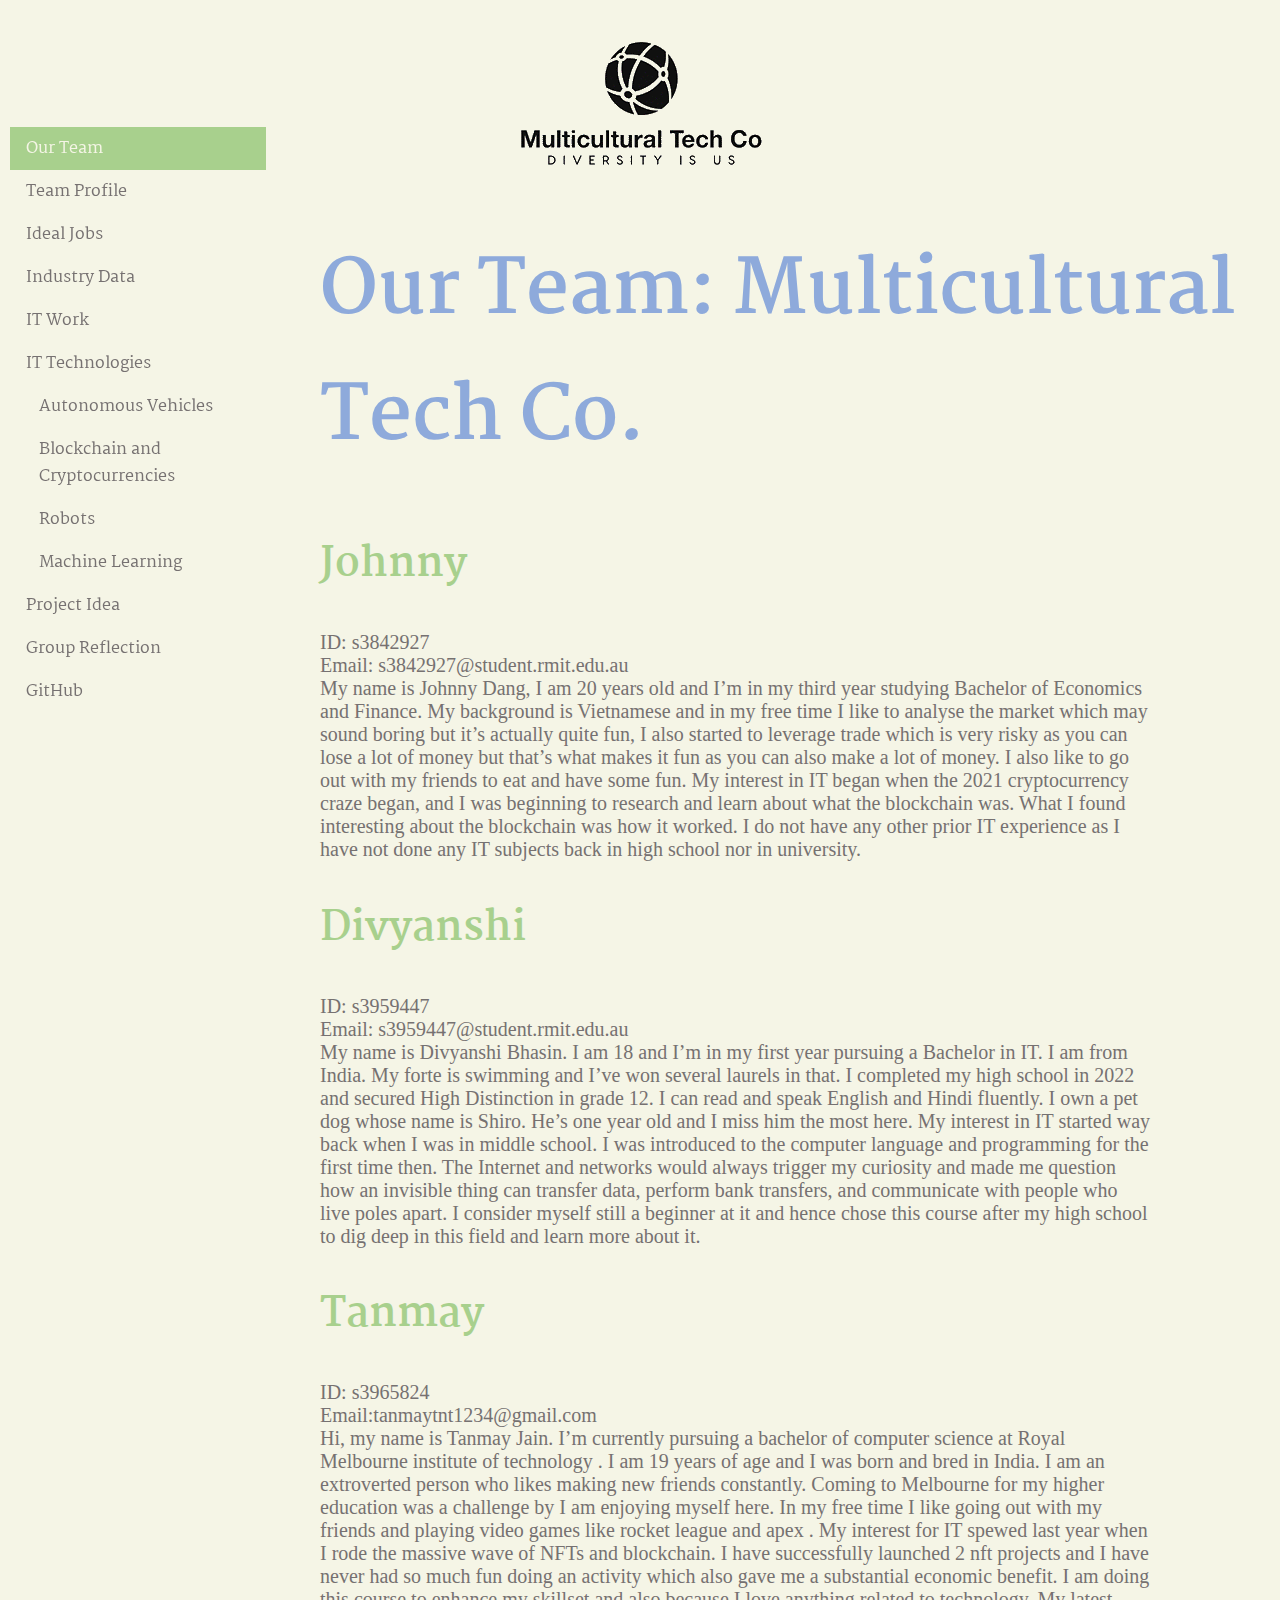
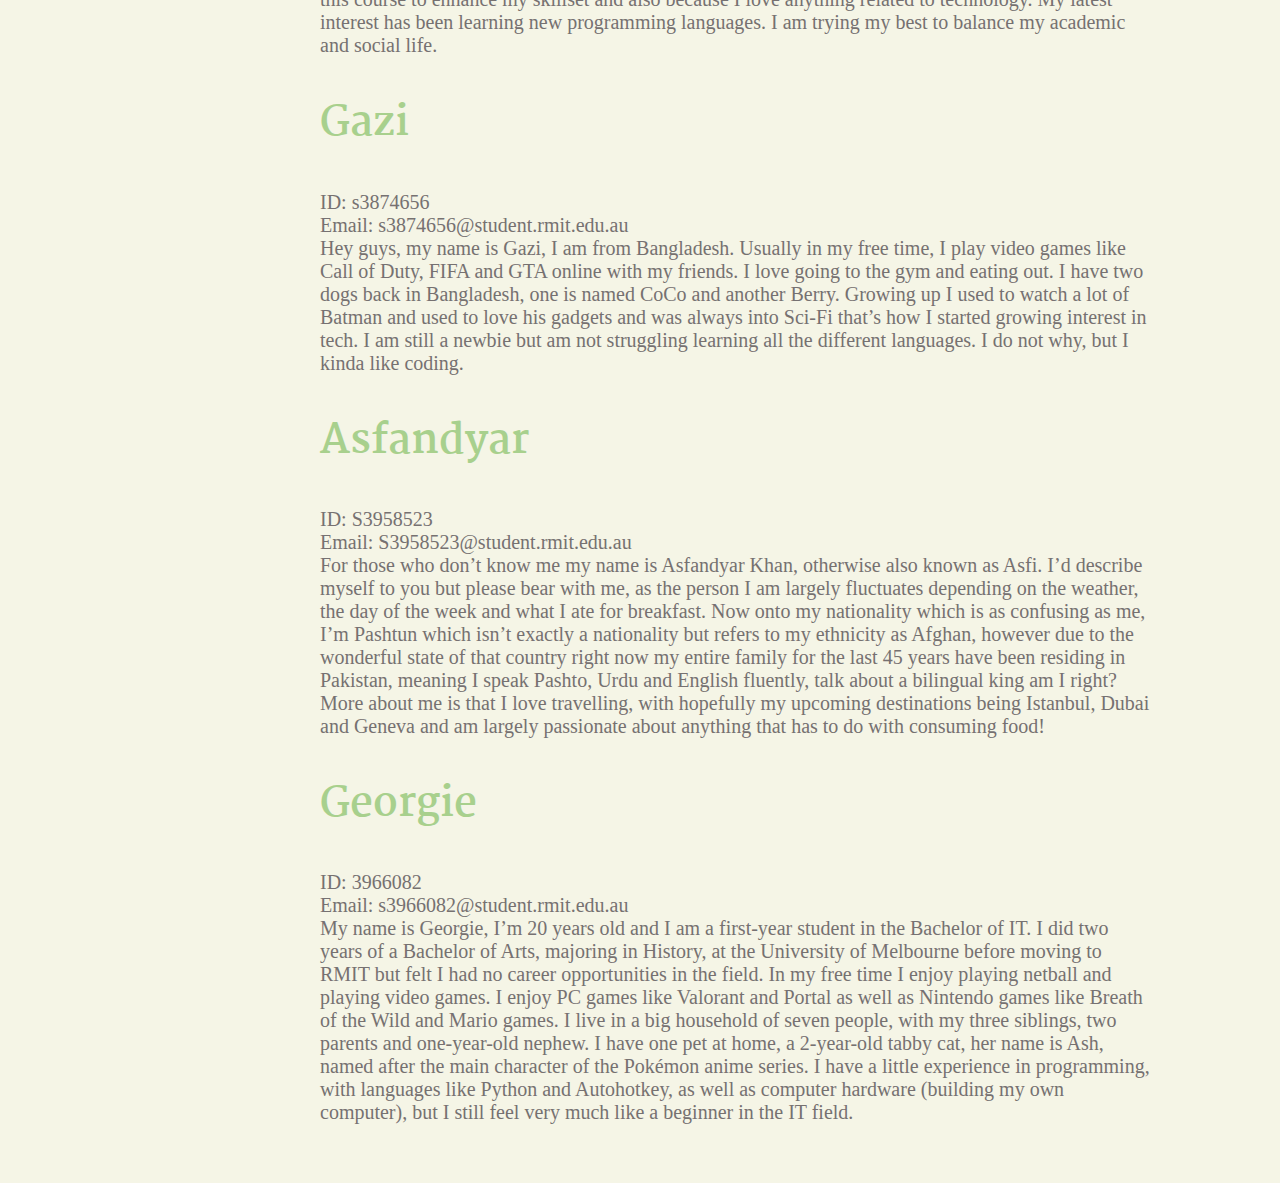
<file: index.html>
<!DOCTYPE html>
<html>
    <head>
        <title>Our Team</title>
        <link rel="stylesheet" href="styles.css">
        <link rel="preconnect" href="https://fonts.googleapis.com">
        <link rel="preconnect" href="https://fonts.gstatic.com" crossorigin>
        <link href="https://fonts.googleapis.com/css2?family=Martel:wght@900&display=swap" rel="stylesheet">
        <link rel="icon" type="image/x-icon" href="logo.png">
    </head>
    <body>
    
        <div>
            <img src="logo.png">
        </div>

    <ul> <!--NAVIGATION BAR-->
        <li><a class="active" href="./index.html">Our Team</a></li>
        <li><a href="./TeamProfile.html">Team Profile</a></li>
        <li><a href="./IdealJobs.html">Ideal Jobs</a></li>
        <li><a href="./IndustryData.html">Industry Data</a></li>
        <li><a href="./ITWork.html">IT Work</a></li>
        <li><a href="./ITTech1.html">IT Technologies</a></li>
        <li><a style="margin-left: 5%;" href="./ITTech1.html">Autonomous Vehicles</a></li>
        <li><a style="margin-left: 5%;" href="./ITTech2.html">Blockchain and Cryptocurrencies</a></li>
        <li><a style="margin-left: 5%;" href="./ITTech3.html">Robots</a></li>
        <li><a style="margin-left: 5%;" href="./ITTech4.html">Machine Learning</a></li>
        <li><a href="./ProjectIdea.html">Project Idea</a></li>
        <li><a href="./GroupReflection.html">Group Reflection</a></li>
        <li><a href="https://github.com/s3966082/IIT-Assignment-2" target="_blank">GitHub</a></li>
      </ul>

    <h1>Our Team: Multicultural Tech Co.</h1>

    <h2>
        Johnny
    </h2>

    <p>
        ID: s3842927
        <br>
        Email: s3842927@student.rmit.edu.au
        <br>
        ​​My name is Johnny Dang, I am 20 years old and I’m in my third year studying Bachelor of Economics and Finance. My background is Vietnamese and in my free time I like to analyse the market which may sound boring but it’s actually quite fun, I also started to leverage trade which is very risky as you can lose a lot of money but that’s what makes it fun as you can also make a lot of money. I also like to go out with my friends to eat and have some fun. My interest in IT began when the 2021 cryptocurrency craze began, and I was beginning to research and learn about what the blockchain was. What I found interesting about the blockchain was how it worked. I do not have any other prior IT experience as I have not done any IT subjects back in high school nor in university.
    </p>

    <h2>
        Divyanshi
    </h2>

    <p>
        ID: s3959447
        <br>
        Email: s3959447@student.rmit.edu.au
        <br>
        My name is Divyanshi Bhasin. I am 18 and I’m in my first year pursuing a Bachelor in IT. I am from India. My forte is swimming and I’ve won several laurels in that. I completed my high school in 2022 and secured High Distinction in grade 12. I can read and speak English and Hindi fluently. I own a pet dog whose name is Shiro. He’s one year old and I miss him the most here. My interest in IT started way back when I was in middle school. I was introduced to the computer language and programming for the first time then. The Internet and networks would always trigger my curiosity and made me question how an invisible thing can transfer data, perform bank transfers, and communicate with people who live poles apart. I consider myself still a beginner at it and hence chose this course after my high school to dig deep in this field and learn more about it.
    </p>

    <h2>
        Tanmay
    </h2>

    <p>
        ID: s3965824
        <br>
        Email:tanmaytnt1234@gmail.com
        <br>
        Hi, my name is Tanmay Jain. I’m currently pursuing a bachelor of computer science at Royal Melbourne institute of technology .
        I am 19 years of age and I was born and bred in India. I am an extroverted person who likes making new friends constantly. Coming to Melbourne for my higher education was a challenge by I am enjoying myself here.
        In my free time I like going out with my friends and playing video games like rocket league and apex . My interest for IT spewed last year when I rode the massive wave of NFTs and blockchain. I have successfully launched 2 nft projects and I have never had so much fun doing an activity which also gave me a substantial economic benefit. I am doing this course to enhance my skillset and also because I love anything related to technology. My latest interest has been learning new programming languages. I am trying my best to balance my academic and social life.
    </p>

    <h2>
        Gazi
    </h2>

    <p>
        ID: s3874656
        <br>
        Email: s3874656@student.rmit.edu.au
        <br>
        Hey guys, my name is Gazi, I am from Bangladesh. Usually in my free time, I play video games like Call of Duty, FIFA and GTA online with my friends. I love going to the gym and eating out. I have two dogs back in Bangladesh, one is named CoCo and another Berry. Growing up I used to watch a lot of Batman and used to love his gadgets and was always into Sci-Fi that’s how I started growing interest in tech. I am still a newbie but am not struggling learning all the different languages. I do not why, but I kinda like coding.
    </p>

    <h2>
        Asfandyar
    </h2>

    <p>
        ID: S3958523
        <br>
        Email: S3958523@student.rmit.edu.au
        <br>
        For those who don’t know me my name is Asfandyar Khan, otherwise also known as Asfi. I’d describe myself to you but please bear with me, as the person I am largely fluctuates depending on the weather, the day of the week and what I ate for breakfast. Now onto my nationality which is as confusing as me, I’m Pashtun which isn’t exactly a nationality but refers to my ethnicity as Afghan, however due to the wonderful state of that country right now my entire family for the last 45 years have been residing in Pakistan, meaning I speak Pashto, Urdu and English fluently, talk about a bilingual king am I right? More about me is that I love travelling, with hopefully my upcoming destinations being Istanbul, Dubai and Geneva and am largely passionate about anything that has to do with consuming food!
    </p>

    <h2>
        Georgie
    </h2>

    <p class="lastparagraph">
        ID: 3966082
        <br>
        Email: s3966082@student.rmit.edu.au
        <br>
        My name is Georgie, I’m 20 years old and I am a first-year student in the Bachelor of IT. I did two years of a Bachelor of Arts, majoring in History, at the University of Melbourne before moving to RMIT but felt I had no career opportunities in the field. In my free time I enjoy playing netball and playing video games. I enjoy PC games like Valorant and Portal as well as Nintendo games like Breath of the Wild and Mario games. I live in a big household of seven people, with my three siblings, two parents and one-year-old nephew. I have one pet at home, a 2-year-old tabby cat, her name is Ash, named after the main character of the Pokémon anime series. I have a little experience in programming, with languages like Python and Autohotkey, as well as computer hardware (building my own computer), but I still feel very much like a beginner in the IT field.

    </p>
    
</body>
</html>
</file>
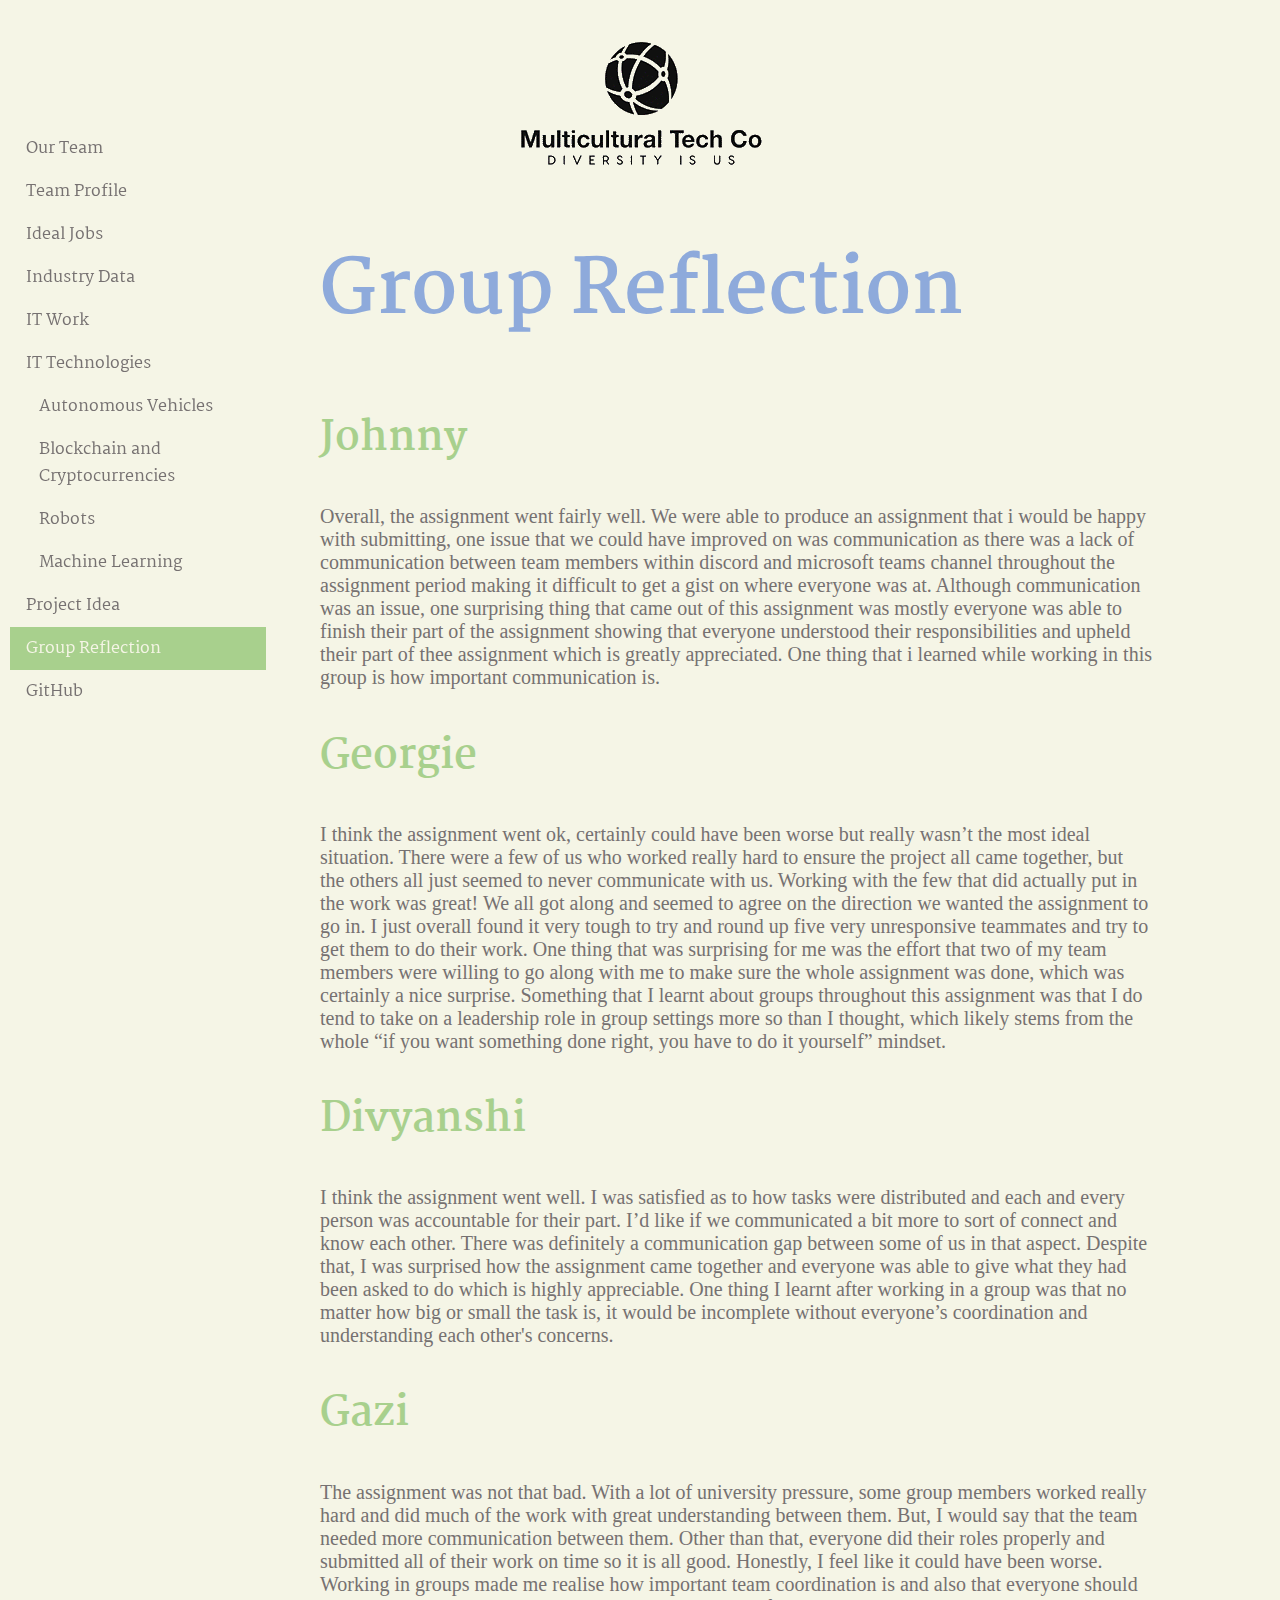
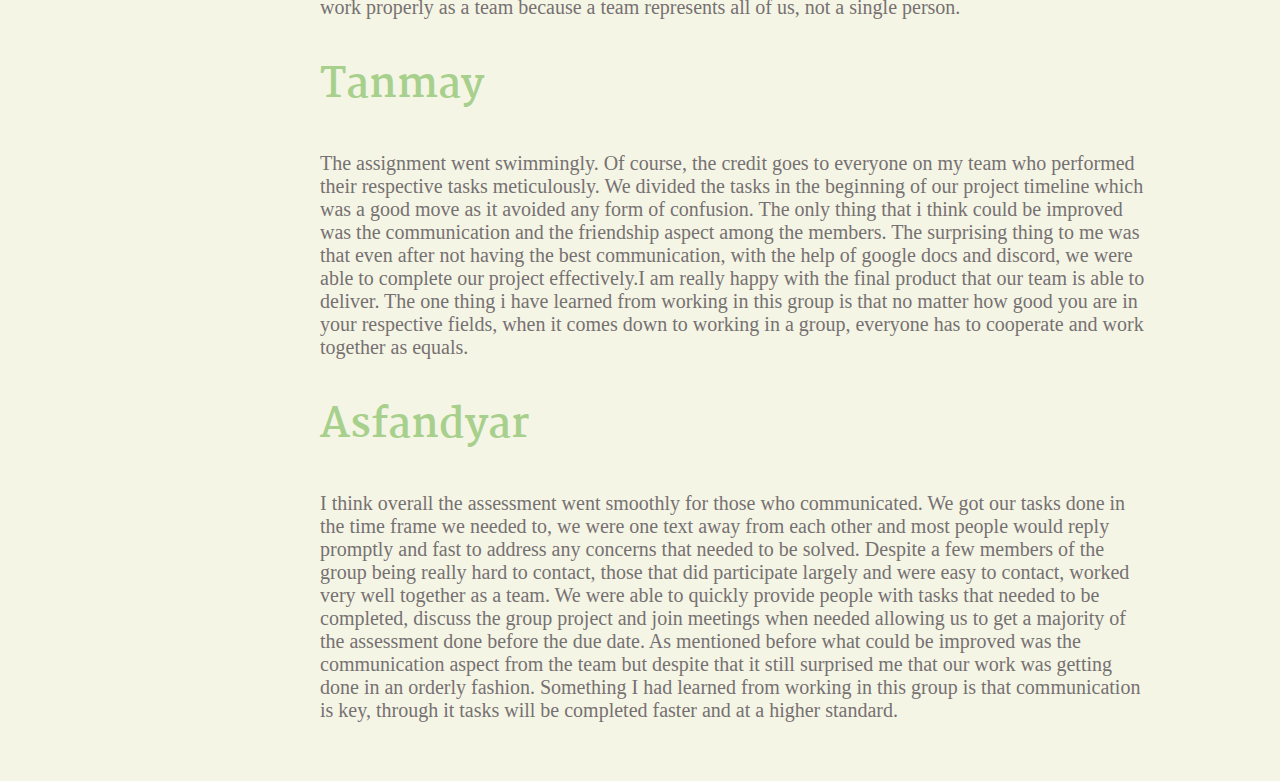
<file: GroupReflection.html>
<!DOCTYPE html>
<html>
    <head>
        <title>Group Reflection</title>
        <link rel="stylesheet" href="styles.css">
        <link rel="preconnect" href="https://fonts.googleapis.com">
        <link rel="preconnect" href="https://fonts.gstatic.com" crossorigin>
        <link href="https://fonts.googleapis.com/css2?family=Martel:wght@900&display=swap" rel="stylesheet">
        <link rel="icon" type="image/x-icon" href="logo.png">
    </head>
    <body>
    
    <div>
    <img src="logo.png">
    </div>

    <ul> <!--NAVIGATION BAR-->
        <li><a href="./index.html">Our Team</a></li>
        <li><a href="./TeamProfile.html">Team Profile</a></li>
        <li><a href="./IdealJobs.html">Ideal Jobs</a></li>
        <li><a href="./IndustryData.html">Industry Data</a></li>
        <li><a href="./ITWork.html">IT Work</a></li>
        <li><a href="./ITTech1.html">IT Technologies</a></li>
        <li><a style="margin-left: 5%;" href="./ITTech1.html">Autonomous Vehicles</a></li>
        <li><a style="margin-left: 5%;" href="./ITTech2.html">Blockchain and Cryptocurrencies</a></li>
        <li><a style="margin-left: 5%;" href="./ITTech3.html">Robots</a></li>
        <li><a style="margin-left: 5%;" href="./ITTech4.html">Machine Learning</a></li>
        <li><a href="./ProjectIdea.html">Project Idea</a></li>
        <li><a class="active" href="./GroupReflection.html">Group Reflection</a></li>
        <li><a href="https://github.com/s3966082/IIT-Assignment-2" target="_blank">GitHub</a></li>
      </ul>

    <h1>Group Reflection</h1>

    <h2>Johnny</h2>

    <p>
        Overall, the assignment went fairly well. We were able to produce an assignment that i would be happy with submitting, one issue that we could have improved on was communication as there was a lack of communication between team members within discord and microsoft teams channel throughout the assignment period making it difficult to get a gist on where everyone was at. Although communication was an issue, one surprising thing that came out of this assignment was mostly everyone was able to finish their part of the assignment showing that everyone understood their responsibilities and upheld their part of thee assignment which is greatly appreciated. One thing that i learned while working in this group is how important communication is. 
    </p>

    <h2>Georgie</h2>
    
    <p>
        I think the assignment went ok, certainly could have been worse but really wasn’t the most ideal situation. There were a few of us who worked really hard to ensure the project all came together, but the others all just seemed to never communicate with us. Working with the few that did actually put in the work was great! We all got along and seemed to agree on the direction we wanted the assignment to go in. I just overall found it very tough to try and round up five very unresponsive teammates and try to get them to do their work. One thing that was surprising for me was the effort that two of my team members were willing to go along with me to make sure the whole assignment was done, which was certainly a nice surprise. Something that I learnt about groups throughout this assignment was that I do tend to take on a leadership role in group settings more so than I thought, which likely stems from the whole “if you want something done right, you have to do it yourself” mindset.
    </p>

    <h2>Divyanshi</h2>

    <p>
        I think the assignment went well. I was satisfied as to how tasks were distributed and each and every person was accountable for their part. I’d like if we communicated a bit more to sort of connect and know each other. There was definitely a communication gap between some of us in that aspect. Despite that, I was surprised how the assignment came together and everyone was able to give what they had been asked to do which is highly appreciable. One thing I learnt after working in a group was that no matter how big or small the task is, it would be incomplete without everyone’s coordination and understanding each other's concerns. 
    </p>

    <h2>Gazi</h2>

    <p>
        The assignment was not that bad. With a lot of university pressure, some group members worked really hard and did much of the work with great understanding between them. But, I would say that the team needed more communication between them. Other than that, everyone did their roles properly and submitted all of their work on time so it is all good. Honestly, I feel like it could have been worse. Working in groups made me realise how important team coordination is and also that everyone should work properly as a team because a team represents all of us, not a single person.
    </p>

    <h2>Tanmay</h2>

    <p>
        The assignment went swimmingly. Of course, the credit goes to everyone on my team who performed their respective tasks meticulously. We divided the tasks in the beginning of our project timeline which was a good move as it avoided any form of confusion. The only thing that i think could be improved was the communication and the friendship aspect among the members. The surprising thing to me was that even after not having the best communication, with the help of google docs and discord, we were able to complete our project effectively.I am really happy with the final product that our team is able to deliver. The one thing i have learned from working in this group is that no matter how good you are in your respective fields, when it comes down to working in a group, everyone has to cooperate and work together as equals.
    </p>

    <h2>Asfandyar</h2>

    <p class="lastparagraph">
        I think overall the assessment went smoothly for those who communicated. We got our tasks done in the time frame we needed to, we were one text away from each other and most people would reply promptly and fast to address any concerns that needed to be solved. Despite a few members of the group being really hard to contact, those that did participate largely and were easy to contact, worked very well together as a team. We were able to quickly provide people with tasks that needed to be completed, discuss the group project and join meetings when needed allowing us to get a majority of the assessment done before the due date. As mentioned before what could be improved was the communication aspect from the team but despite that it still surprised me that our work was getting done in an orderly fashion. Something I had learned from working in this group is that communication is key, through it tasks will be completed faster and at a higher standard. 
    </p>

</body>
</html>
</file>
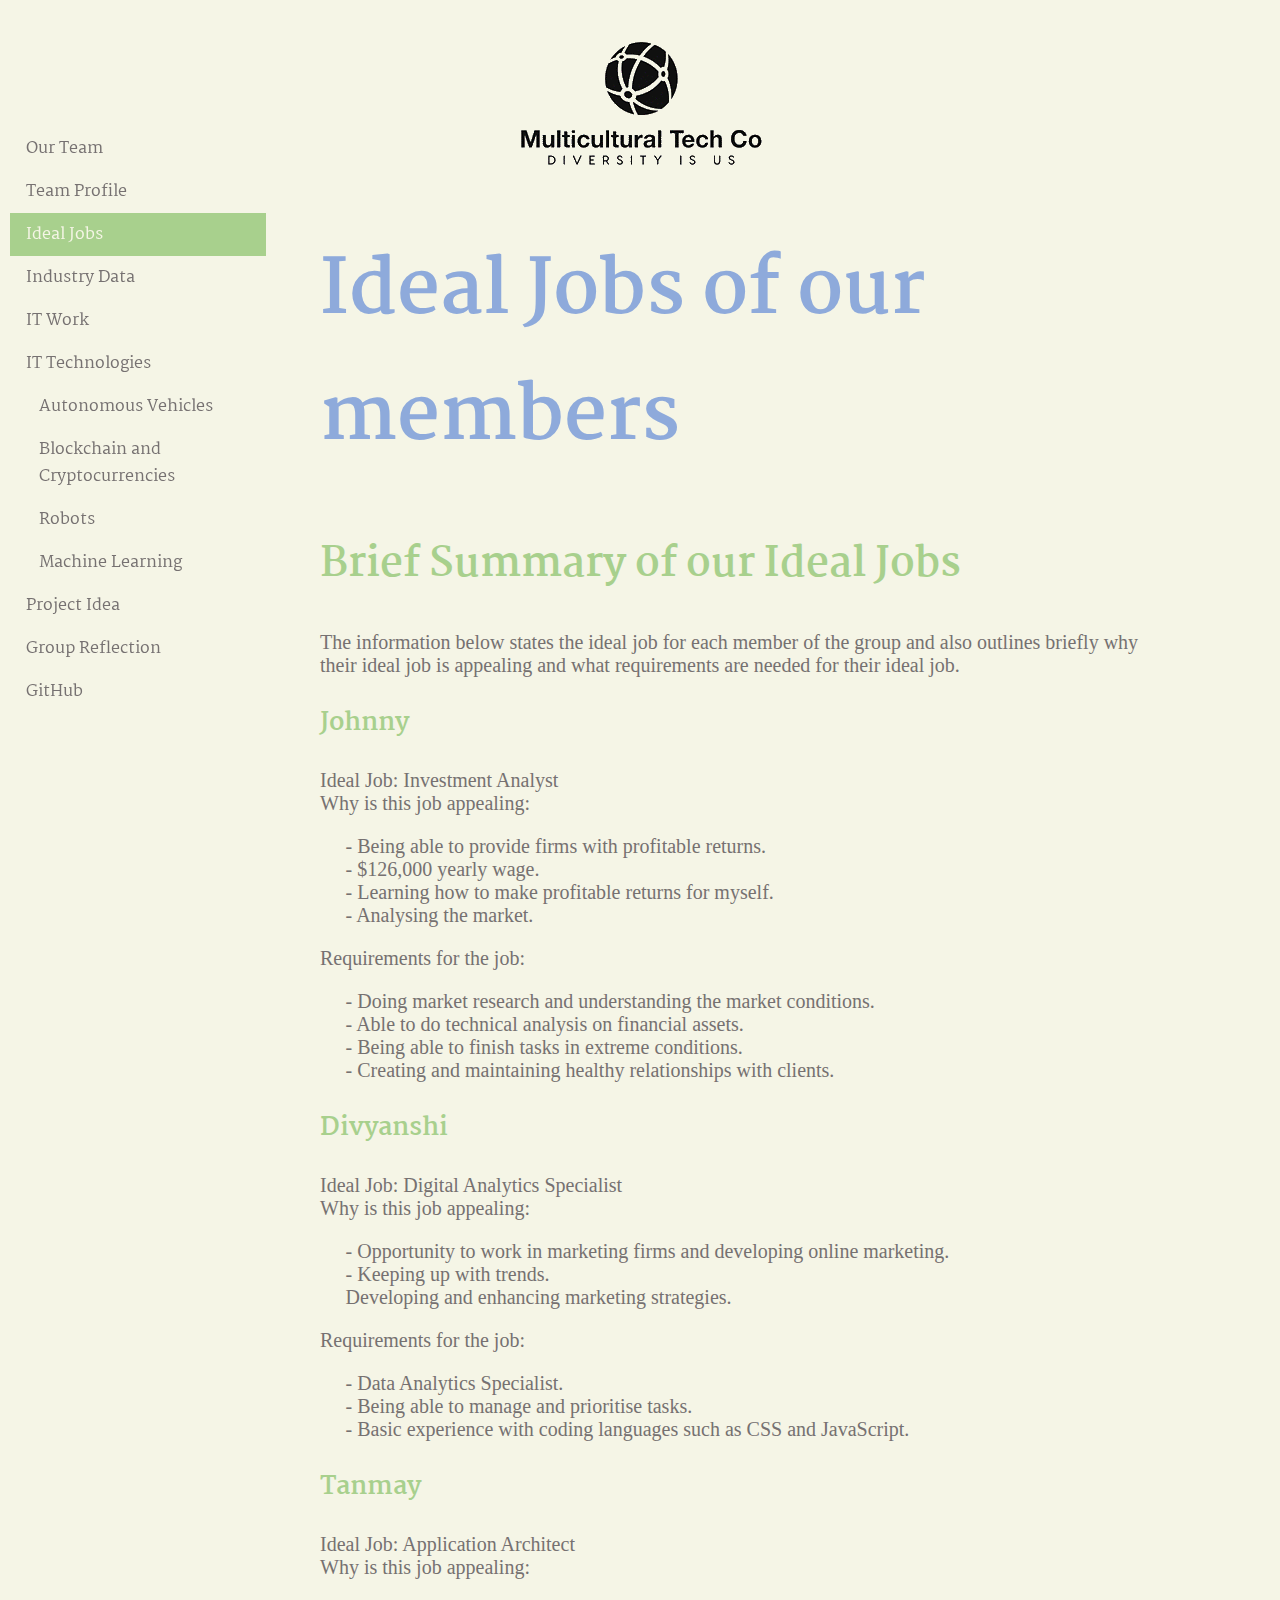
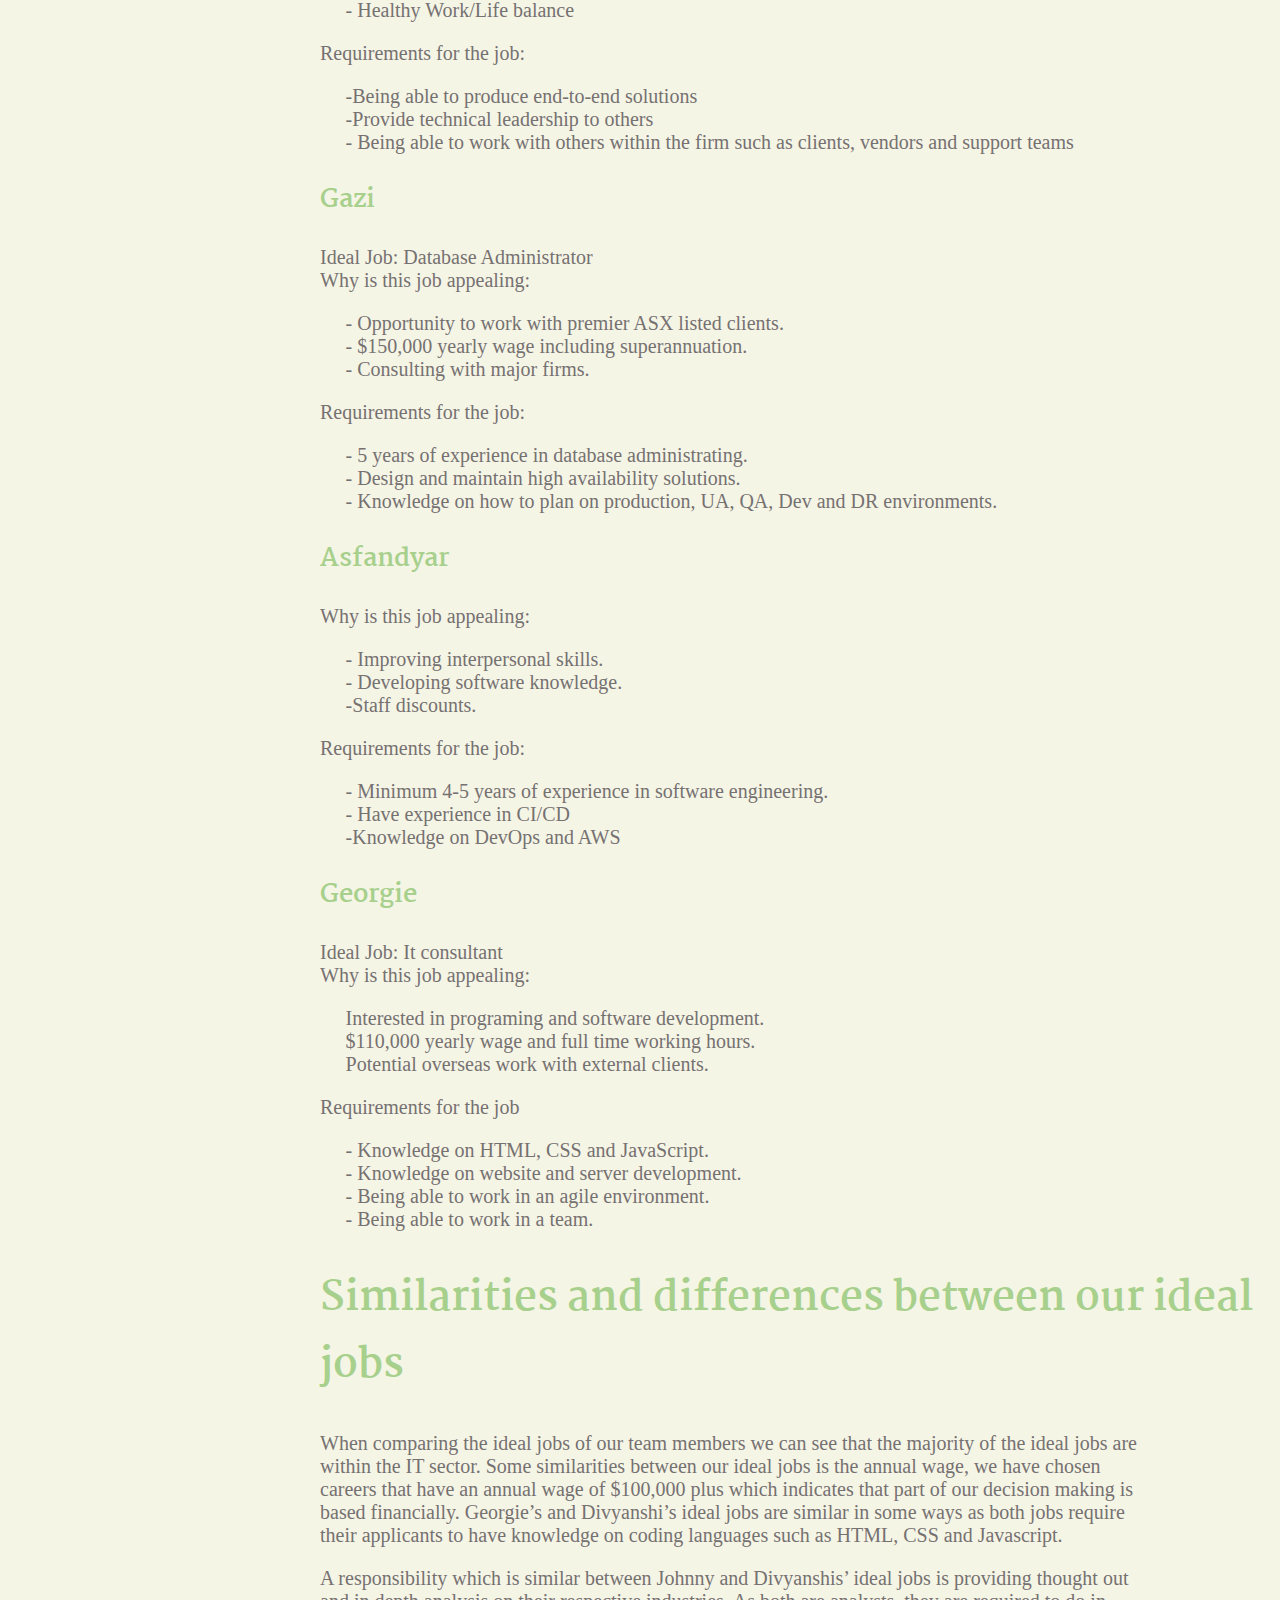
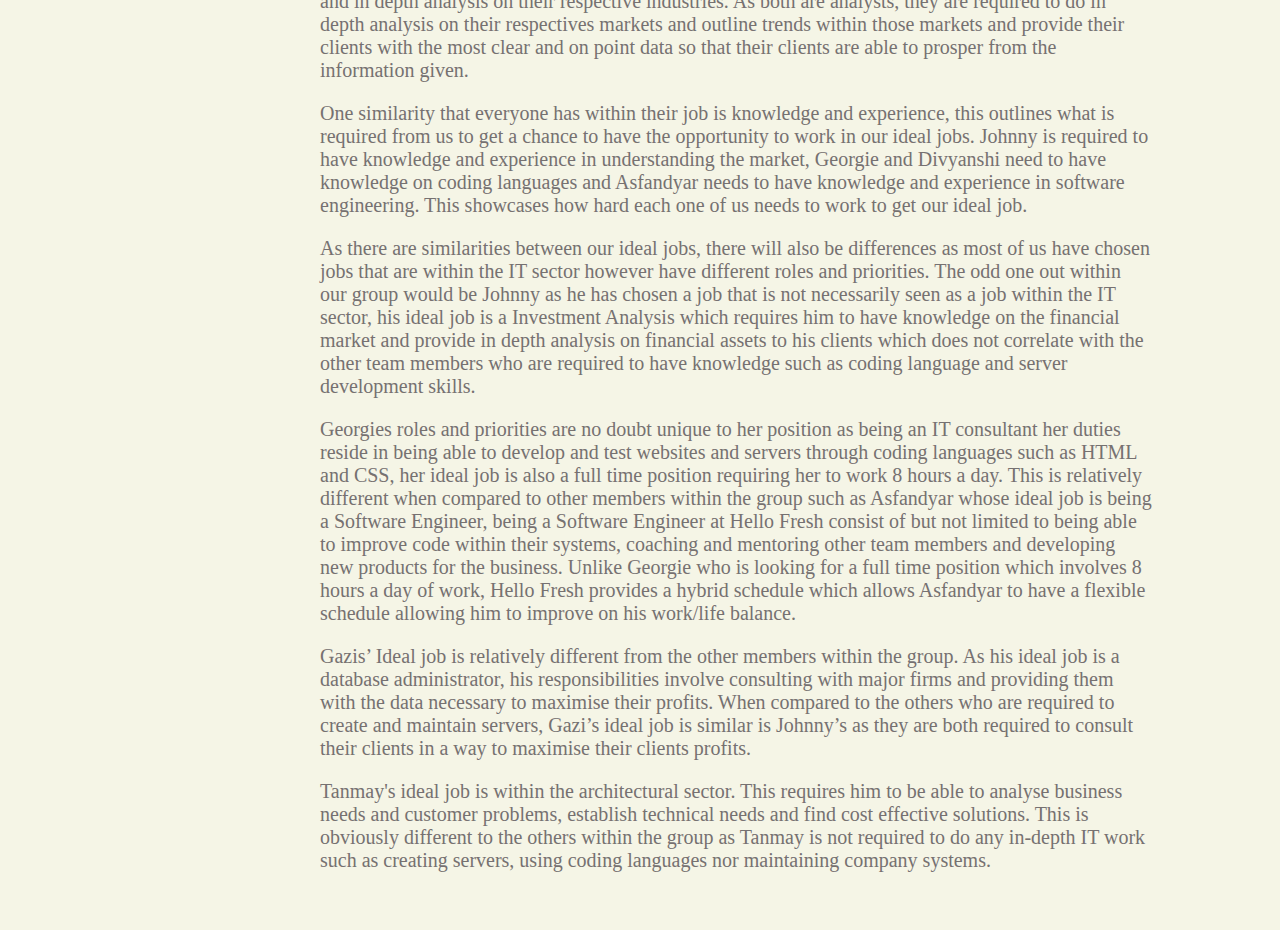
<file: IdealJobs.html>
<!DOCTYPE html>
<html>
    <head>
        <title>Ideal Jobs</title>
        <link rel="stylesheet" href="styles.css">
        <link rel="preconnect" href="https://fonts.googleapis.com">
        <link rel="preconnect" href="https://fonts.gstatic.com" crossorigin>
        <link href="https://fonts.googleapis.com/css2?family=Martel:wght@900&display=swap" rel="stylesheet">
        <link rel="icon" type="image/x-icon" href="logo.png">
    </head>
    <body>

        <div>
            <img src="logo.png">
        </div>

    <ul> <!--NAVIGATION BAR-->
        <li><a href="./index.html">Our Team</a></li>
        <li><a href="./TeamProfile.html">Team Profile</a></li>
        <li><a class="active" href="./IdealJobs.html">Ideal Jobs</a></li>
        <li><a href="./IndustryData.html">Industry Data</a></li>
        <li><a href="./ITWork.html">IT Work</a></li>
        <li><a href="./ITTech1.html">IT Technologies</a></li>
        <li><a style="margin-left: 5%;" href="./ITTech1.html">Autonomous Vehicles</a></li>
        <li><a style="margin-left: 5%;" href="./ITTech2.html">Blockchain and Cryptocurrencies</a></li>
        <li><a style="margin-left: 5%;" href="./ITTech3.html">Robots</a></li>
        <li><a style="margin-left: 5%;" href="./ITTech4.html">Machine Learning</a></li>
        <li><a href="./ProjectIdea.html">Project Idea</a></li>
        <li><a href="./GroupReflection.html">Group Reflection</a></li>
        <li><a href="https://github.com/s3966082/IIT-Assignment-2" target="_blank">GitHub</a></li>
      </ul>

    <h1>Ideal Jobs of our members</h1>

    <h2>Brief Summary of our Ideal Jobs</h2>

    <p>The information below states the ideal job for each member of the group and also outlines briefly why their ideal job is appealing and what requirements are needed for their ideal job.</p>

    <h3>Johnny</h3>

    <p>
      Ideal Job: Investment Analyst
      <br>
      Why is this job appealing:
    </p>

    <p class="indent">
      - Being able to provide firms with profitable returns.
      <br>
      - $126,000 yearly wage.
      <br>
      - Learning how to make profitable returns for myself.
      <br>
      - Analysing the market.
    </p>

    <p>
      Requirements for the job:
    </p>

    <p class="indent">
      - Doing market research and understanding the market conditions.
      <br>
      - Able to do technical analysis on financial assets.
      <br>
      - Being able to finish tasks in extreme conditions.
      <br>
      - Creating and maintaining healthy relationships with clients.
      <br>
    </p>

    <h3>Divyanshi</h3>

    <p>
      Ideal Job: Digital Analytics Specialist
      <br>
      Why is this job appealing:
    </p>

    <p class="indent">
      - Opportunity to work in marketing firms and developing online marketing.
      <br>
      - Keeping up with trends.
      <br>
      Developing and enhancing marketing strategies.
      <br>
    </p>

    <p>
      Requirements for the job:
    </p>

    <p class="indent">
      - Data Analytics Specialist.
      <br>
      - Being able to manage and prioritise tasks.
      <br>
      - Basic experience with coding languages such as CSS and JavaScript.
      <br>
    </p>

    <h3>Tanmay</h3>
    
    <p>
      Ideal Job: Application Architect
      <br>
      Why is this job appealing:
    </p>

    <p class="indent">
      - Healthy Work/Life balance
    </p>

    <p>
      Requirements for the job:
    </p>

    <p class="indent">
      -Being able to produce end-to-end solutions
      <br>
      -Provide technical leadership to others
      <br>
      - Being able to work with others within the firm such as clients, vendors and support teams
      <br>
    </p>

    <h3>Gazi</h3>

    <p>
      Ideal Job: Database Administrator
      <br>
      Why is this job appealing:
    </p>
    <p class="indent">
      - Opportunity to work with premier ASX listed clients.
      <br>
      - $150,000 yearly wage including superannuation.
      <br>
      - Consulting with major firms.
      <br>
    </p>

    <p>
      Requirements for the job:
    </p>
    <p class="indent">
      - 5 years of experience in database administrating.
      <br>
      - Design and maintain high availability solutions.
      <br>
      - Knowledge on how to plan on production, UA, QA, Dev and DR environments.
      <br>
    </p>

    <h3>Asfandyar</h3>

    <p>
      Why is this job appealing:
    </p>

    <p class="indent">
      - Improving interpersonal skills.
      <br>
      - Developing software knowledge.
      <br>
      -Staff discounts.
    </p>

    <p>
      Requirements for the job:
    </p>

    <p class="indent">
      - Minimum 4-5 years of experience in software engineering.
      <br>
      - Have experience in CI/CD
      <br>
      -Knowledge on DevOps and AWS
      <br>
    </p>

    <h3>Georgie</h3>
    
    <p>
      Ideal Job: It consultant
      <br>
      Why is this job appealing:
    </p>

    <p class="indent">
      Interested in programing and software development.
      <br>
      $110,000 yearly wage and full time working hours.
      <br>
      Potential overseas work with external clients.
      <br>
    </p>

    <p>
      Requirements for the job
    </p>

    <p class="indent">
      - Knowledge on HTML, CSS and JavaScript.
      <br>
      - Knowledge on website and server development.
      <br>
      - Being able to work in an agile environment.
      <br>
      - Being able to work in a team.
      <br>
    </p>

    <h2>Similarities and differences between our ideal jobs</h2>

    <p>When comparing the ideal jobs of our team members we can see that the majority of the ideal jobs are within the IT sector. Some similarities between our ideal jobs is the annual wage, we have chosen careers that have an annual wage of $100,000 plus which indicates that part of our decision making is based financially. Georgie’s and Divyanshi’s ideal jobs are similar in some ways as both jobs require their applicants to have knowledge on coding languages such as HTML, CSS and Javascript.</p>

    <p>A responsibility which is similar between Johnny and Divyanshis’ ideal jobs is providing thought out and in depth analysis on their respective industries. As both are analysts, they are required to do in depth analysis on their respectives markets and outline trends within those markets and provide their clients with the most clear and on point data so that their clients are able to prosper from the information given.</p>

    <p>One similarity that everyone has within their job is knowledge and experience, this outlines what is required from us to get a chance to have the opportunity to work in our ideal jobs. Johnny is required to have knowledge and experience in understanding the market, Georgie and Divyanshi need to have knowledge on coding languages and Asfandyar needs to have knowledge and experience in software engineering. This showcases how hard each one of us needs to work to get our ideal job. </p>

    <p>As there are similarities between our ideal jobs, there will also be differences as most of us have chosen jobs that are within the IT sector however have different roles and priorities. The odd one out within our group would be Johnny as he has chosen a job that is not necessarily seen as a job within the IT sector, his ideal job is a Investment Analysis which requires him to have knowledge on the financial market and provide in depth analysis on financial assets to his clients which does not correlate with the other team members who are required to have knowledge such as coding language and server development skills.</p>

    <p>Georgies roles and priorities are no doubt unique to her position as being an IT consultant her duties reside in being able to develop and test websites and servers through coding languages such as HTML and CSS, her ideal job is also a full time position requiring her to work 8 hours a day. This is relatively different when compared to other members within the group such as Asfandyar whose ideal job is being a Software Engineer, being a Software Engineer at Hello Fresh consist of but not limited to being able to improve code within their systems, coaching and mentoring other team members and developing new products for the business. Unlike Georgie who is looking for a full time position which involves 8 hours a day of work, Hello Fresh provides a hybrid schedule which allows Asfandyar to have a flexible schedule allowing him to improve on his work/life balance. </p>

    <p>Gazis’ Ideal job is relatively different from the other members within the group. As his ideal job is a database administrator, his responsibilities involve consulting with major firms and providing them with the data necessary to maximise their profits. When compared to the others who are required to create and maintain servers, Gazi’s ideal job is similar is Johnny’s as they are both required to consult their clients in a way to maximise their clients profits. </p>
    
    <p class="lastparagraph">Tanmay's ideal job is within the architectural sector. This requires him to be able to analyse business needs and customer problems, establish technical needs and find cost effective solutions. This is obviously different to the others within the group as Tanmay is not required to do any in-depth IT work such as creating servers, using coding languages nor maintaining company systems. </p>

</body>
</html>
</file>
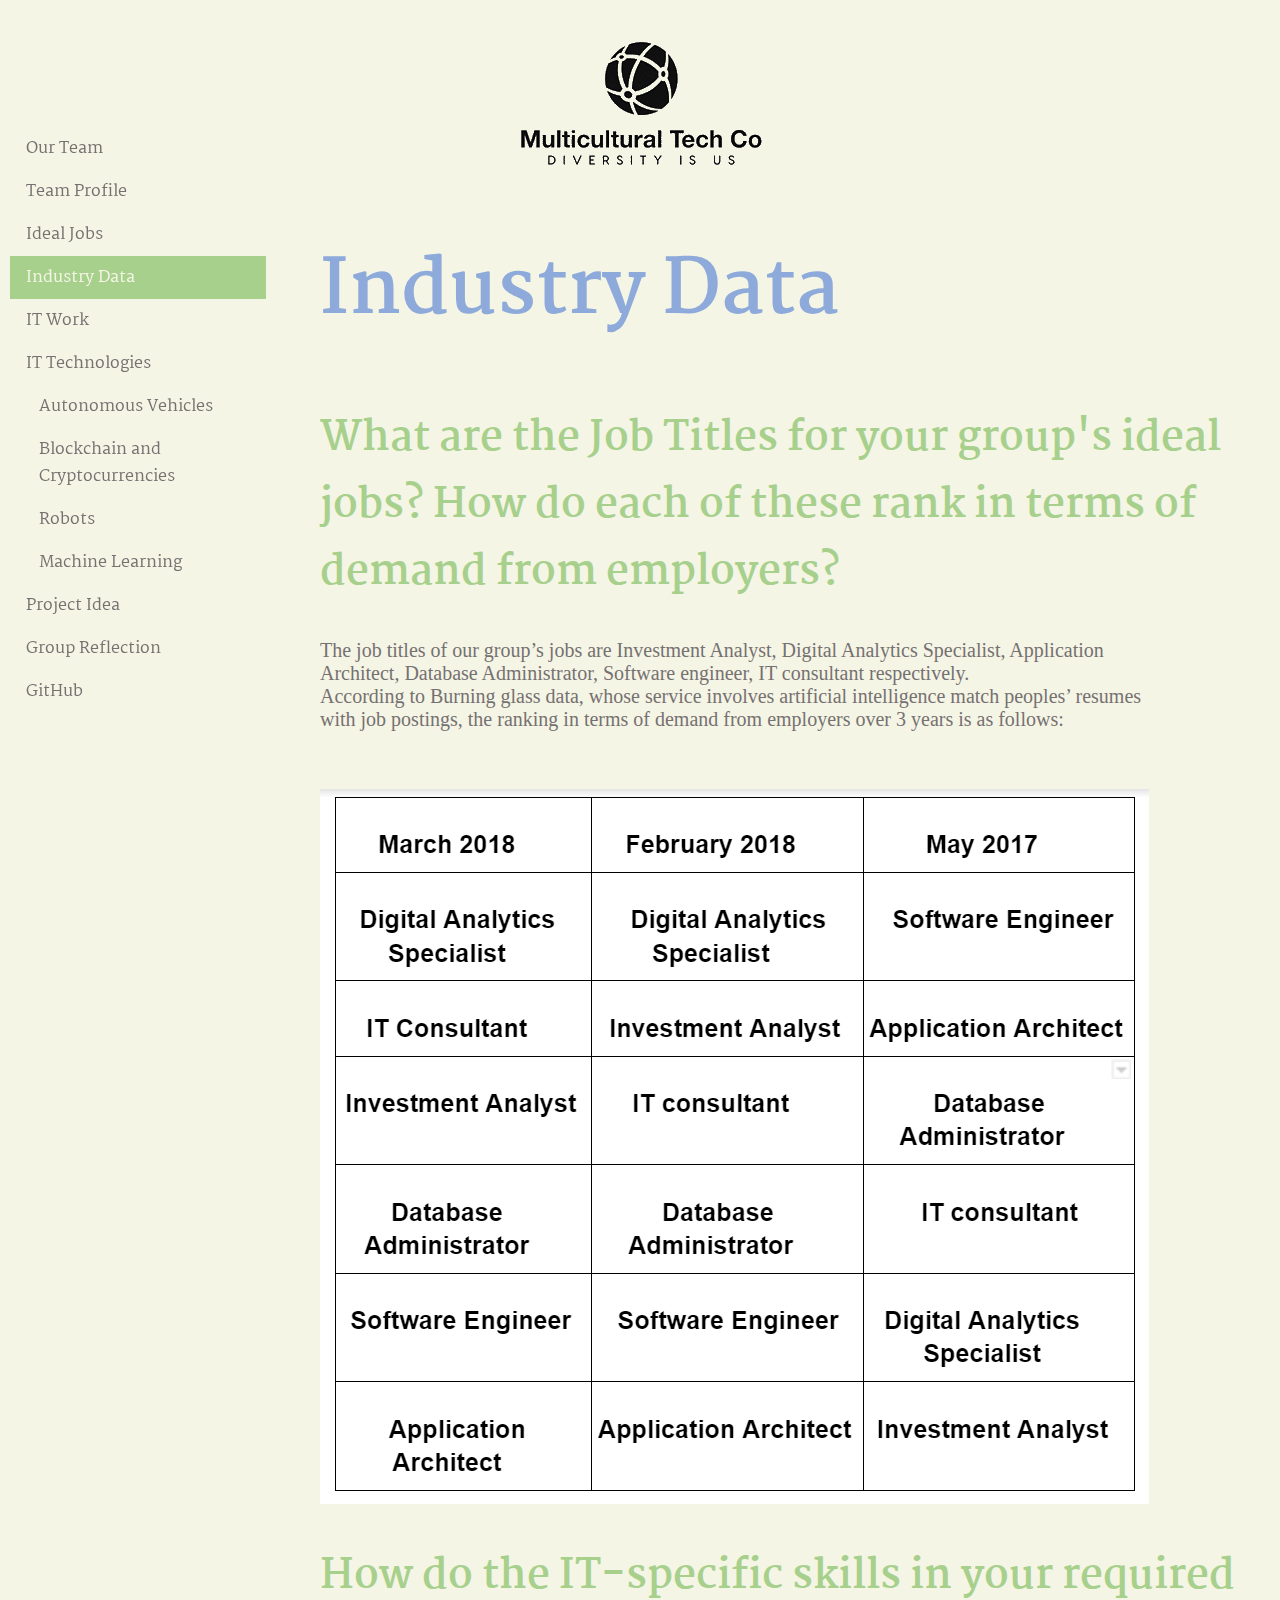
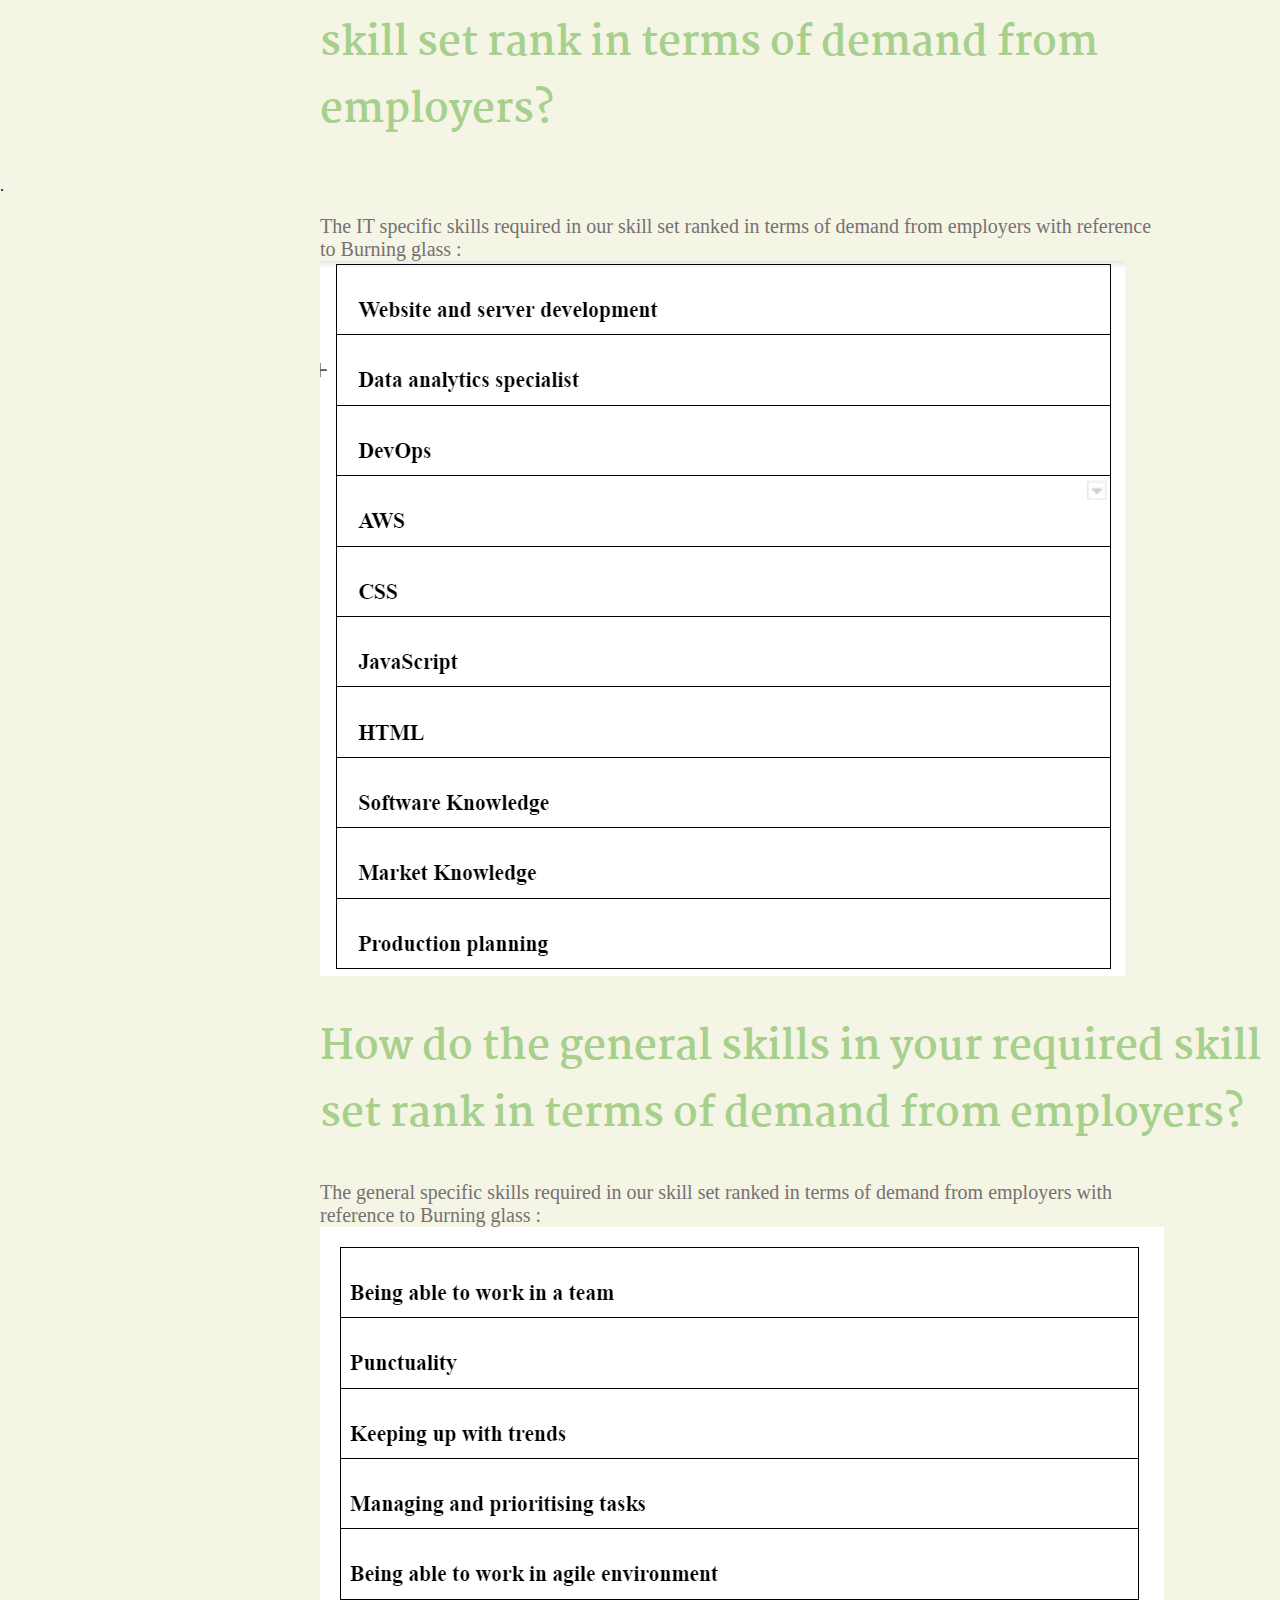
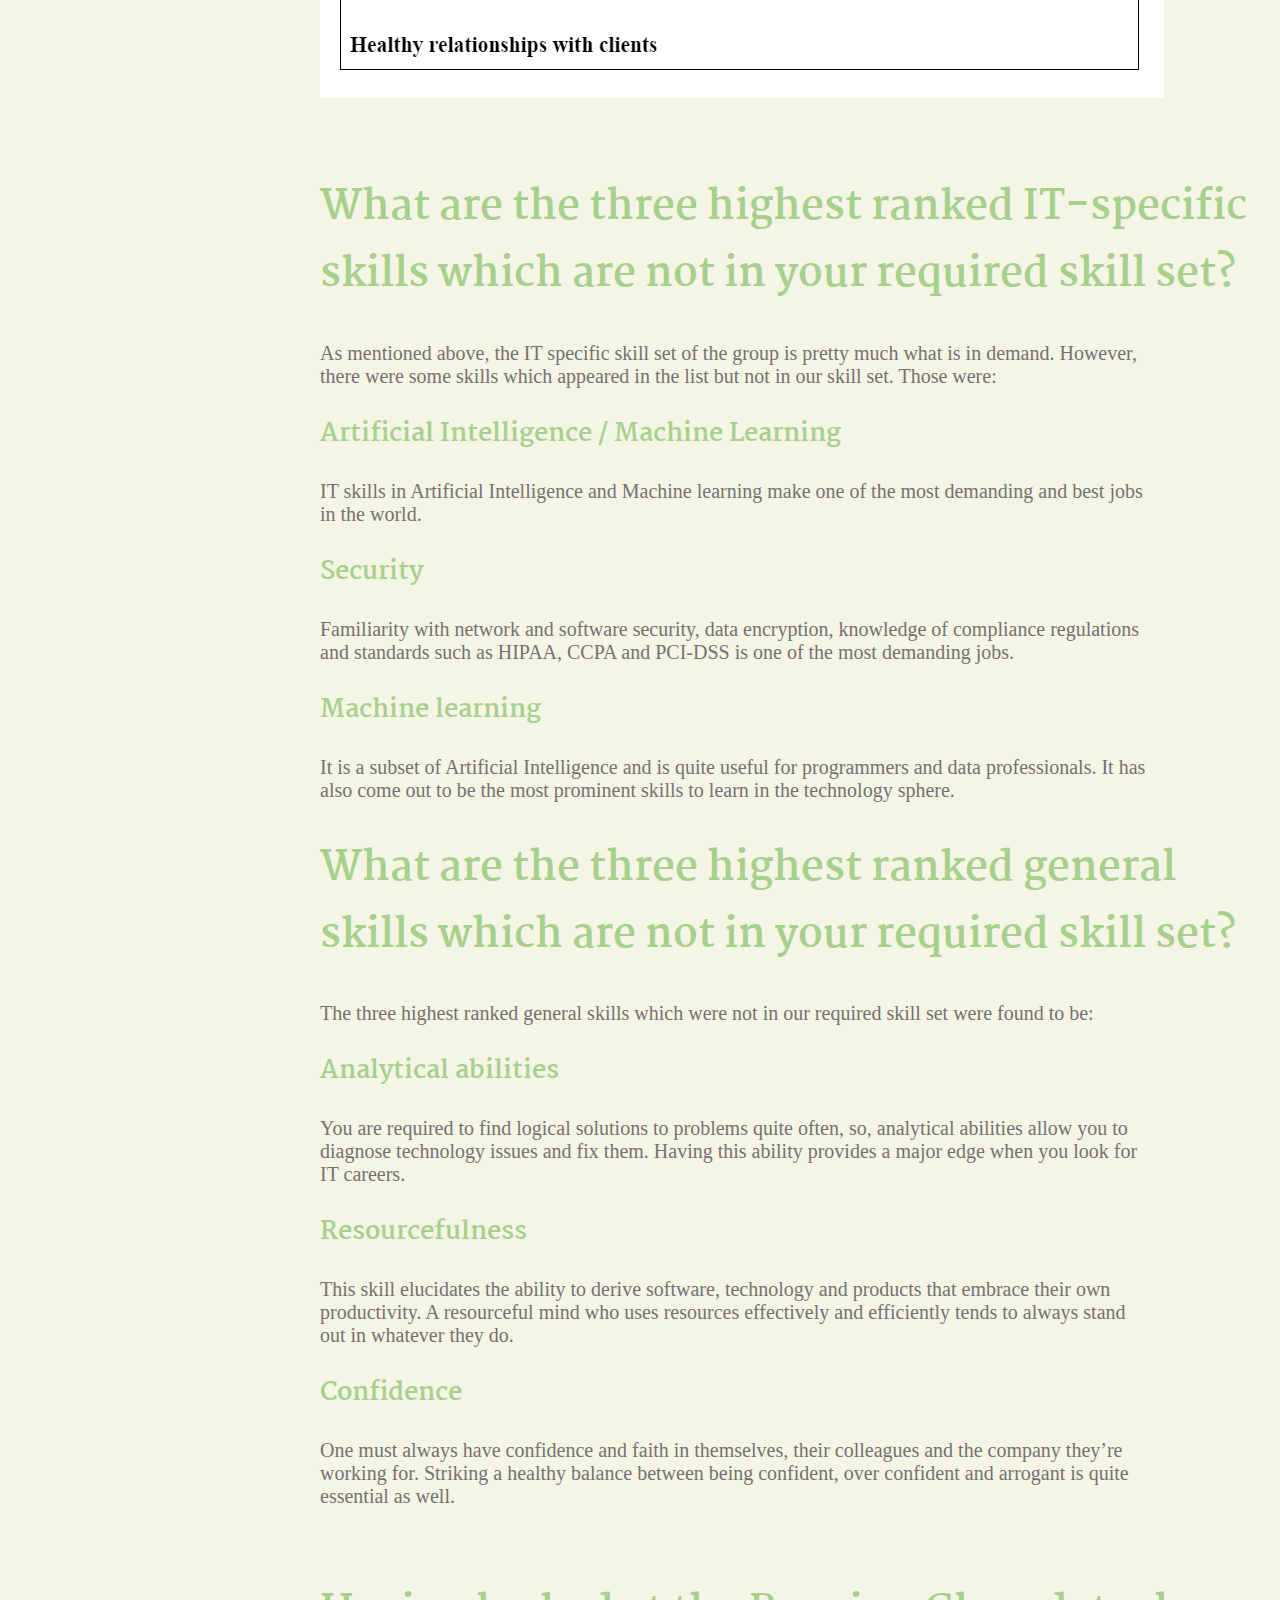
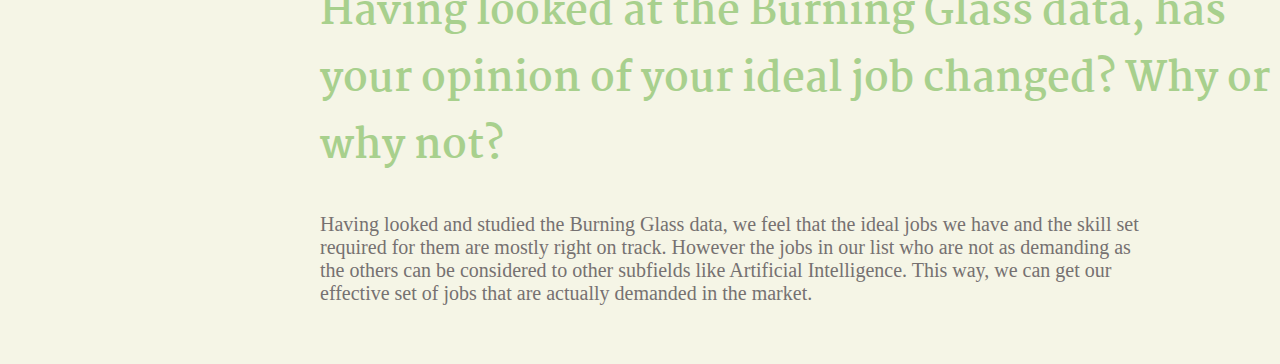
<file: IndustryData.html>
<!DOCTYPE html>
<html>
    <head>
        <title>Industry Data</title>
        <link rel="stylesheet" href="styles.css">
        <link rel="preconnect" href="https://fonts.googleapis.com">
        <link rel="preconnect" href="https://fonts.gstatic.com" crossorigin>
        <link href="https://fonts.googleapis.com/css2?family=Martel:wght@900&display=swap" rel="stylesheet">
        <link rel="icon" type="image/x-icon" href="logo.png">
    </head>
    <body>
    
        <div>
            <img src="logo.png">
        </div>

    <ul> <!--NAVIGATION BAR-->
        <li><a href="./index.html">Our Team</a></li>
        <li><a href="./TeamProfile.html">Team Profile</a></li>
        <li><a href="./IdealJobs.html">Ideal Jobs</a></li>
        <li><a class="active" href="./IndustryData.html">Industry Data</a></li>
        <li><a href="./ITWork.html">IT Work</a></li>
        <li><a href="./ITTech1.html">IT Technologies</a></li>
        <li><a style="margin-left: 5%;" href="./ITTech1.html">Autonomous Vehicles</a></li>
        <li><a style="margin-left: 5%;" href="./ITTech2.html">Blockchain and Cryptocurrencies</a></li>
        <li><a style="margin-left: 5%;" href="./ITTech3.html">Robots</a></li>
        <li><a style="margin-left: 5%;" href="./ITTech4.html">Machine Learning</a></li>
        <li><a href="./ProjectIdea.html">Project Idea</a></li>
        <li><a href="./GroupReflection.html">Group Reflection</a></li>
        <li><a href="https://github.com/s3966082/IIT-Assignment-2" target="_blank">GitHub</a></li>
      </ul>

    <h1>Industry Data</h1>
        <h2>What are the Job Titles for your group's ideal jobs? How do each of these rank in terms of demand from employers?</h2>

        <p>
            The job titles of our group’s jobs are Investment Analyst, Digital Analytics Specialist, Application Architect, Database Administrator, Software engineer, IT consultant respectively. <br>
            According to Burning glass data, whose service involves artificial intelligence match peoples’ resumes with job postings, the ranking in terms of demand from employers over 3 years is as follows:
        </p>

        <br>

        <p>
        <img src = "table1.png">
        </p>

        <h2>How do the IT-specific skills in your required skill set rank in terms of demand from employers?</h2>.

        <p> 
            The IT specific skills required in our skill set ranked in terms of demand from employers with reference to Burning glass :
            <img src = "table2.png">
        </p>

        <h2>How do the general skills in your required skill set rank in terms of demand from employers? </h2>

<p>
    The general specific skills required in our skill set ranked in terms of demand from employers with reference to Burning glass :
    <img src = "table3.png">
</p>


<br>


<h2>What are the three highest ranked IT-specific skills which are not in your required skill set?</h2>

<p> As mentioned above, the IT specific skill set of the group is pretty much what is in demand. However, there were some skills which appeared in the list but not in our skill set. Those were:
</p>

<h3>Artificial Intelligence / Machine Learning</h3>

<p> IT skills in Artificial Intelligence and Machine learning make one of the most demanding and best jobs in the world.
</p>

<h3>Security</h3>
<p> Familiarity with network and software security, data encryption, knowledge of compliance regulations and standards such as HIPAA, CCPA and PCI-DSS is one of the most demanding jobs.
</p>

<h3>Machine learning </h3>
<p> It is a subset of Artificial Intelligence and is quite useful for programmers and data professionals. It has also come out to be the most prominent skills to learn in the technology sphere.
</p>

<h2>What are the three highest ranked general skills which are not in your required skill set?</h2>

<p> The three highest ranked general skills which were not in our required skill set were found to be:
</p>

<h3>Analytical abilities </h3>

<p> You are required to find logical solutions to problems quite often, so, analytical abilities allow you to diagnose technology issues and fix them. Having this ability provides a major edge when you look for IT careers.
</p>

<h3>Resourcefulness </h3>

<p>
    This skill elucidates the ability to derive software, technology and products that embrace their own productivity. A resourceful mind who uses resources effectively and efficiently tends to always stand out in whatever they do.
</p>

<h3>Confidence</h3>

<p> One must always have confidence and faith in themselves, their colleagues and the company they’re working for. Striking a healthy balance between being confident, over confident and arrogant is quite essential as well.
</p>
<br>

<h2>Having looked at the Burning Glass data, has your opinion of your ideal job changed? Why or why not?</h2>

<p class="lastparagraph"> Having looked and studied the Burning Glass data, we feel that the ideal jobs we have and the skill set required for them are mostly right on track. 
However the jobs in our list who are not as demanding as the others can be considered to other subfields like Artificial Intelligence. This way, we can get our effective set of jobs that are actually demanded in the market.
</p>
    </body>
</html>
</file>
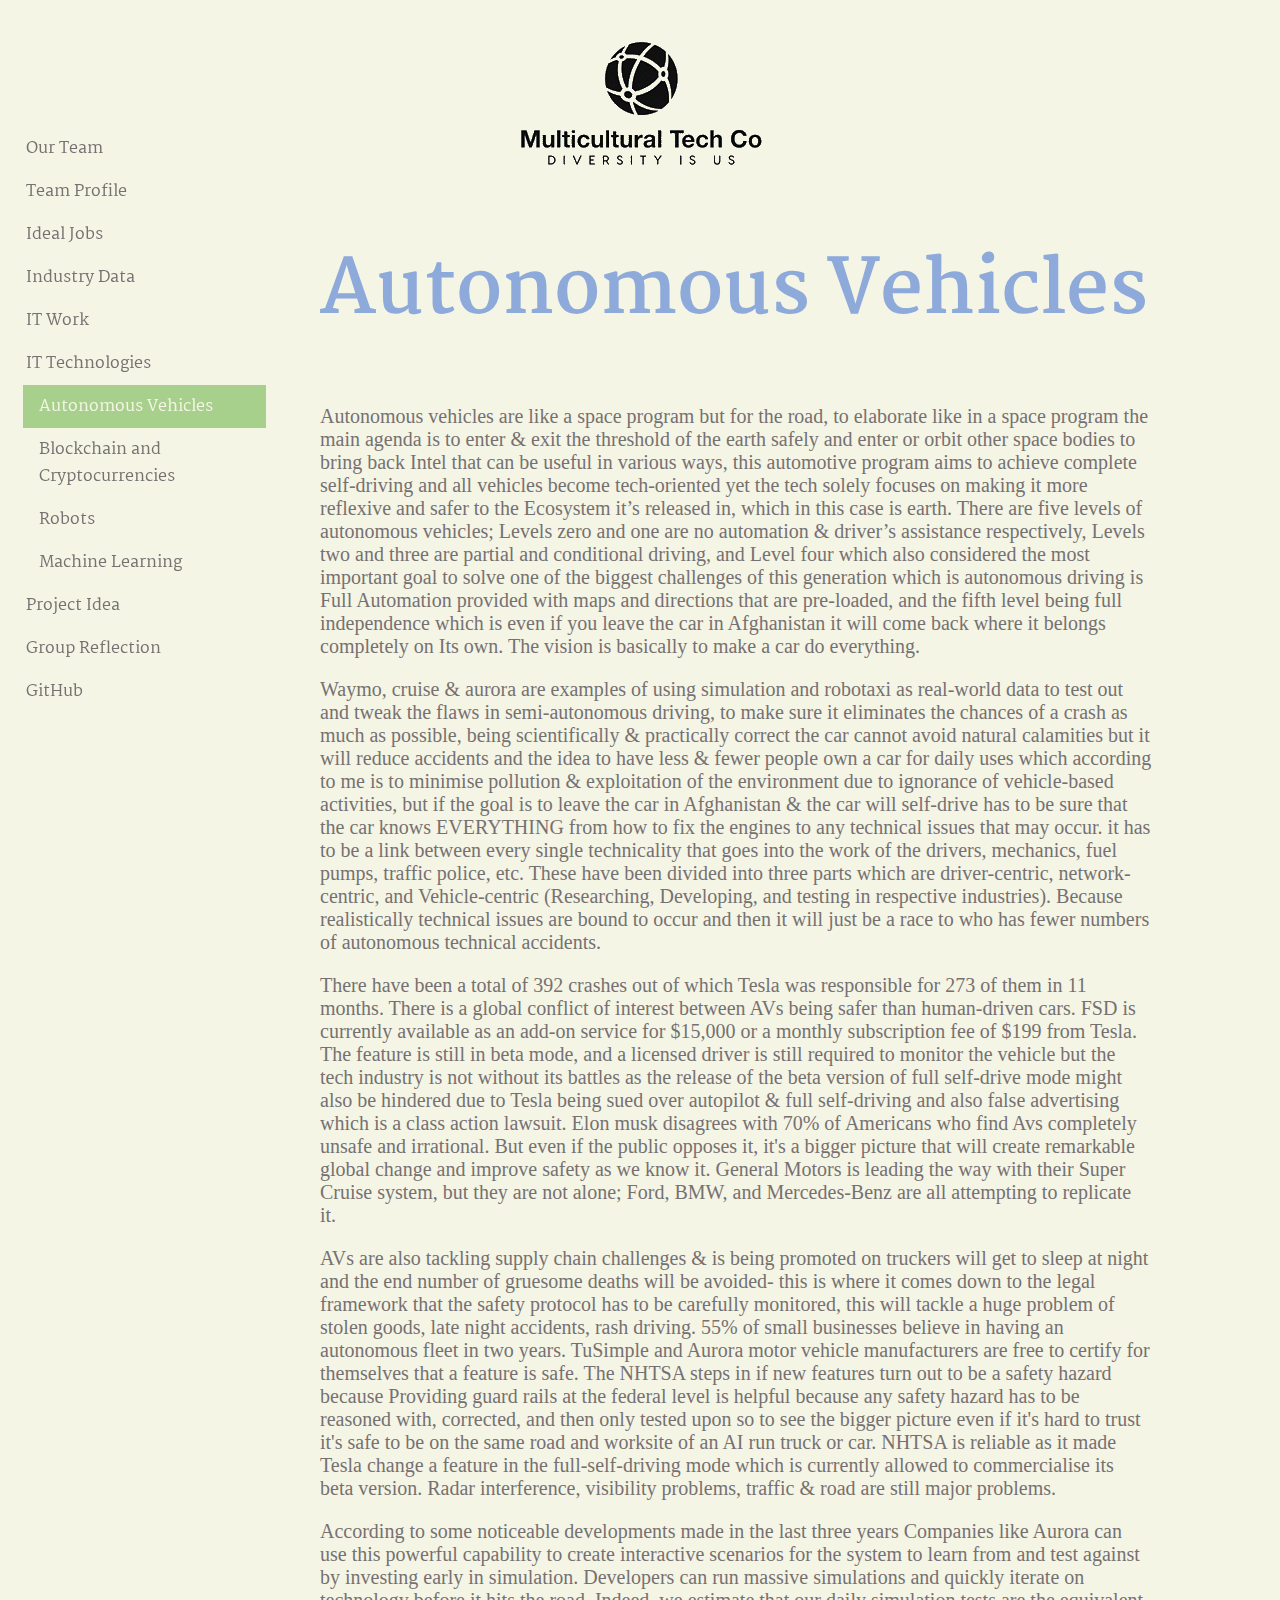
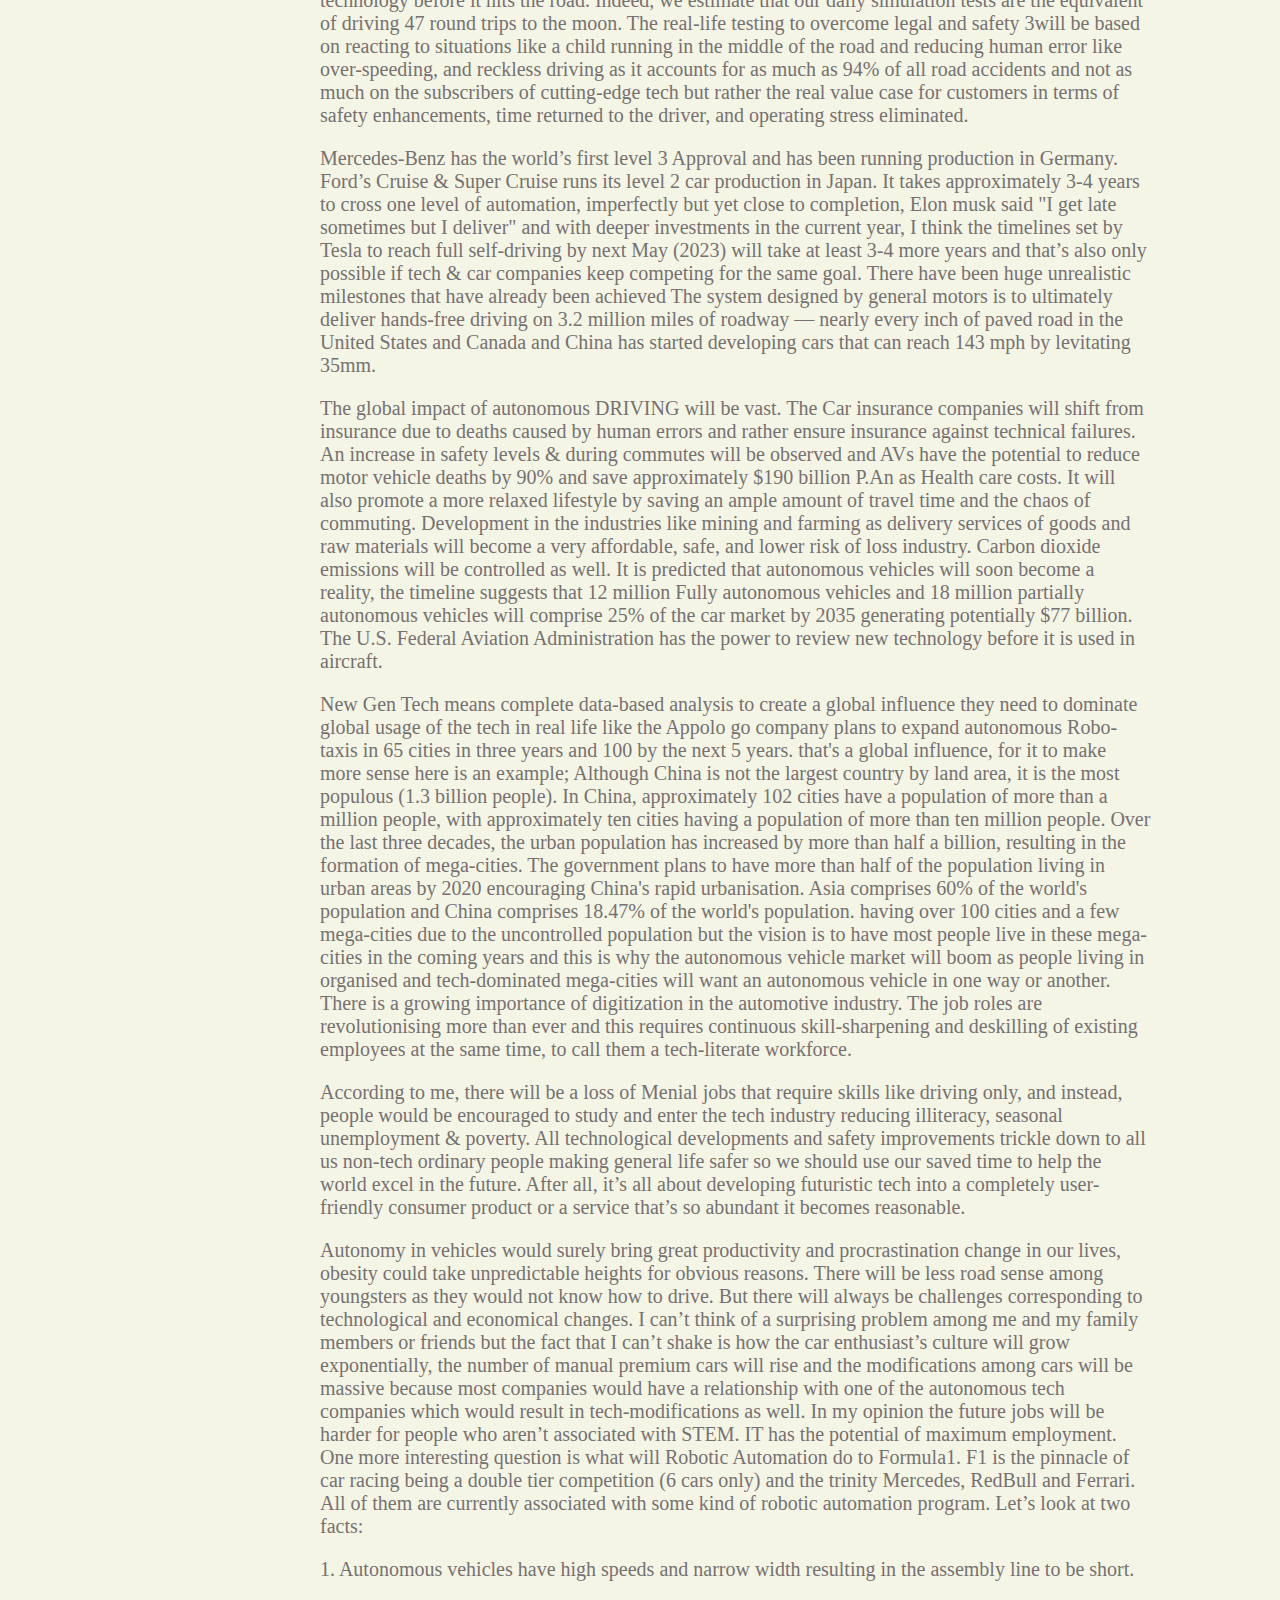
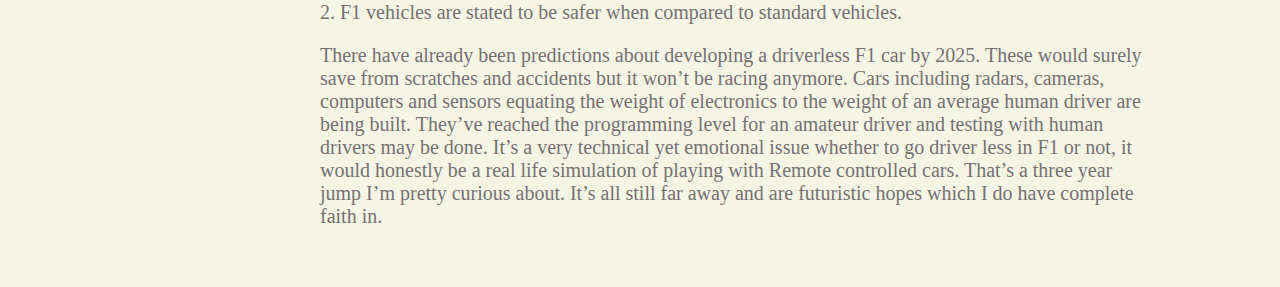
<file: ITTech1.html>
<!DOCTYPE html>
<html>
    <head>
        <title>Autonomous Vehicles</title>
        <link rel="stylesheet" href="styles.css">
        <link rel="preconnect" href="https://fonts.googleapis.com">
        <link rel="preconnect" href="https://fonts.gstatic.com" crossorigin>
        <link href="https://fonts.googleapis.com/css2?family=Martel:wght@900&display=swap" rel="stylesheet">
        <link rel="icon" type="image/x-icon" href="logo.png">
    </head>
    <body>
    
        <div>
            <img src="logo.png">
        </div>

    <ul> <!--NAVIGATION BAR-->
        <li><a href="./index.html">Our Team</a></li>
        <li><a href="./TeamProfile.html">Team Profile</a></li>
        <li><a href="./IdealJobs.html">Ideal Jobs</a></li>
        <li><a href="./IndustryData.html">Industry Data</a></li>
        <li><a href="./ITWork.html">IT Work</a></li>
        <li><a href="./ITTech1.html">IT Technologies</a></li>
        <li><a class="active" style="margin-left: 5%;" href="./ITTech1.html">Autonomous Vehicles</a></li>
        <li><a style="margin-left: 5%;" href="./ITTech2.html">Blockchain and Cryptocurrencies</a></li>
        <li><a style="margin-left: 5%;" href="./ITTech3.html">Robots</a></li>
        <li><a style="margin-left: 5%;" href="./ITTech4.html">Machine Learning</a></li>
        <li><a href="./ProjectIdea.html">Project Idea</a></li>
        <li><a href="./GroupReflection.html">Group Reflection</a></li>
        <li><a href="https://github.com/s3966082/IIT-Assignment-2" target="_blank">GitHub</a></li>
      </ul>

    <h1>Autonomous Vehicles</h1>
        <p>
            Autonomous vehicles are like a space program but for the road, to elaborate like in a space program the main agenda is to enter & exit the threshold of the earth safely and enter or orbit other space bodies to bring back Intel that can be useful in various ways, this automotive program aims to achieve complete self-driving and all vehicles become tech-oriented yet the tech solely focuses on making it more reflexive and safer to the Ecosystem it’s released in, which in this case is earth. There are five levels of autonomous vehicles; Levels zero and one are no automation & driver’s assistance respectively, Levels two and three are partial and conditional driving, and Level four which also considered the most important goal to solve one of the biggest challenges of this generation which is autonomous driving is Full Automation provided with maps and directions that are pre-loaded, and the fifth level being full independence which is even if you leave the car in Afghanistan it will come back where it belongs completely on Its own. The vision is basically to make a car do everything.
        </p>

        <p>
            Waymo, cruise & aurora are examples of using simulation and robotaxi as real-world data to test out and tweak the flaws in semi-autonomous driving, to make sure it eliminates the chances of a crash as much as possible, being scientifically & practically correct the car cannot avoid natural calamities but it will reduce accidents and the idea to have less & fewer people own a car for daily uses which according to me is to minimise pollution & exploitation of the environment due to ignorance of vehicle-based activities, but if the goal is to leave the car in Afghanistan & the car will self-drive has to be sure that the car knows EVERYTHING from how to fix the engines to any technical issues that may occur. it has to be a link between every single technicality that goes into the work of the drivers, mechanics, fuel pumps, traffic police, etc. These have been divided into three parts which are driver-centric, network-centric, and Vehicle-centric (Researching, Developing, and testing in respective industries). Because realistically technical issues are bound to occur and then it will just be a race to who has fewer numbers of autonomous technical accidents.
        </p>

        <p>
            There have been a total of 392 crashes out of which Tesla was responsible for 273 of them in 11 months. There is a global conflict of interest between AVs being safer than human-driven cars. FSD is currently available as an add-on service for $15,000 or a monthly subscription fee of $199 from Tesla. The feature is still in beta mode, and a licensed driver is still required to monitor the vehicle but the tech industry is not without its battles as the release of the beta version of full self-drive mode might also be hindered due to Tesla being sued over autopilot & full self-driving and also false advertising which is a class action lawsuit. Elon musk disagrees with 70% of Americans who find Avs completely unsafe and irrational. But even if the public opposes it, it's a bigger picture that will create remarkable global change and improve safety as we know it. General Motors is leading the way with their Super Cruise system, but they are not alone; Ford, BMW, and Mercedes-Benz are all attempting to replicate it.
        </p>

        <p>
            AVs are also tackling supply chain challenges & is being promoted on truckers will get to sleep at night and the end number of gruesome deaths will be avoided- this is where it comes down to the legal framework that the safety protocol has to be carefully monitored, this will tackle a huge problem of stolen goods, late night accidents, rash driving. 55% of small businesses believe in having an autonomous fleet in two years. TuSimple and Aurora motor vehicle manufacturers are free to certify for themselves that a feature is safe. The NHTSA steps in if new features turn out to be a safety hazard because Providing guard rails at the federal level is helpful because any safety hazard has to be reasoned with, corrected, and then only tested upon so to see the bigger picture even if it's hard to trust it's safe to be on the same road and worksite of an AI run truck or car. NHTSA is reliable as it made Tesla change a feature in the full-self-driving mode which is currently allowed to commercialise its beta version. Radar interference, visibility problems, traffic & road are still major problems.
        </p>
        
        <p>
            According to some noticeable developments made in the last three years Companies like Aurora can use this powerful capability to create interactive scenarios for the system to learn from and test against by investing early in simulation. Developers can run massive simulations and quickly iterate on technology before it hits the road. Indeed, we estimate that our daily simulation tests are the equivalent of driving 47 round trips to the moon. The real-life testing to overcome legal and safety 3will be based on reacting to situations like a child running in the middle of the road and reducing human error like over-speeding, and reckless driving as it accounts for as much as 94% of all road accidents and not as much on the subscribers of cutting-edge tech but rather the real value case for customers in terms of safety enhancements, time returned to the driver, and operating stress eliminated.
        </p>
        
        <p>
            Mercedes-Benz has the world’s first level 3 Approval and has been running production in Germany. Ford’s Cruise & Super Cruise runs its level 2 car production in Japan. It takes approximately 3-4 years to cross one level of automation, imperfectly but yet close to completion, Elon musk said "I get late sometimes but I deliver" and with deeper investments in the current year, I think the timelines set by Tesla to reach full self-driving by next May (2023) will take at least 3-4 more years and that’s also only possible if tech & car companies keep competing for the same goal. There have been huge unrealistic milestones that have already been achieved The system designed by general motors is to ultimately deliver hands-free driving on 3.2 million miles of roadway — nearly every inch of paved road in the United States and Canada and China has started developing cars that can reach 143 mph by levitating 35mm.
        </p>

        <p>
            The global impact of autonomous DRIVING will be vast. The Car insurance companies will shift from insurance due to deaths caused by human errors and rather ensure insurance against technical failures. An increase in safety levels & during commutes will be observed and AVs have the potential to reduce motor vehicle deaths by 90% and save approximately $190 billion P.An as Health care costs. It will also promote a more relaxed lifestyle by saving an ample amount of travel time and the chaos of commuting. Development in the industries like mining and farming as delivery services of goods and raw materials will become a very affordable, safe, and lower risk of loss industry. Carbon dioxide emissions will be controlled as well. It is predicted that autonomous vehicles will soon become a reality, the timeline suggests that 12 million Fully autonomous vehicles and 18 million partially autonomous vehicles will comprise 25% of the car market by 2035 generating potentially $77 billion. The U.S. Federal Aviation Administration has the power to review new technology before it is used in aircraft.
        </p>
        
        <p>
            New Gen Tech means complete data-based analysis to create a global influence they need to dominate global usage of the tech in real life like the Appolo go company plans to expand autonomous Robo-taxis in 65 cities in three years and 100 by the next 5 years. that's a global influence, for it to make more sense here is an example; Although China is not the largest country by land area, it is the most populous (1.3 billion people). In China, approximately 102 cities have a population of more than a million people, with approximately ten cities having a population of more than ten million people. Over the last three decades, the urban population has increased by more than half a billion, resulting in the formation of mega-cities. The government plans to have more than half of the population living in urban areas by 2020 encouraging China's rapid urbanisation. Asia comprises 60% of the world's population and China comprises 18.47% of the world's population. having over 100 cities and a few mega-cities due to the uncontrolled population but the vision is to have most people live in these mega-cities in the coming years and this is why the autonomous vehicle market will boom as people living in organised and tech-dominated mega-cities will want an autonomous vehicle in one way or another. There is a growing importance of digitization in the automotive industry. The job roles are revolutionising more than ever and this requires continuous skill-sharpening and deskilling of existing employees at the same time, to call them a tech-literate workforce.
        </p>
        
        <p>
            According to me, there will be a loss of Menial jobs that require skills like driving only, and instead, people would be encouraged to study and enter the tech industry reducing illiteracy, seasonal unemployment & poverty. All technological developments and safety improvements trickle down to all us non-tech ordinary people making general life safer so we should use our saved time to help the world excel in the future. After all, it’s all about developing futuristic tech into a completely user-friendly consumer product or a service that’s so abundant it becomes reasonable.
        </p>
        
        <p> 
            Autonomy in vehicles would surely bring great productivity and procrastination change in our lives, obesity could take unpredictable heights for obvious reasons. There will be less road sense among youngsters as they would not know how to drive. But there will always be challenges corresponding to technological and economical changes. I can’t think of a surprising problem among me and my family members or friends but the fact that I can’t shake is how the car enthusiast’s culture will grow exponentially, the number of manual premium cars will rise and the modifications among cars will be massive because most companies would have a relationship with one of the autonomous tech companies which would result in tech-modifications as well. In my opinion the future jobs will be harder for people who aren’t associated with STEM. IT has the potential of maximum employment. One more interesting question is what will Robotic Automation  do to Formula1. F1 is the pinnacle of car racing being a double tier competition (6 cars only) and the trinity Mercedes, RedBull and Ferrari. All of them are currently associated with some kind of robotic automation program. Let’s look at two facts:
        </p>

        <p>
            1. Autonomous vehicles have high speeds and narrow width resulting in the assembly line to be short.
        </p>
        
        <p>
            2. F1 vehicles are stated to be safer when compared to standard vehicles.
        </p>
        
        <p class="lastparagraph">
            There have already been predictions about developing a driverless F1 car by 2025. These would surely save from scratches and accidents but it won’t be racing anymore. Cars including radars, cameras, computers and sensors equating the weight of electronics to the weight of an average human driver are being built. They’ve reached the programming level for an amateur driver and testing with human drivers may be done. It’s a very technical yet emotional issue whether to go driver less in F1 or not, it would honestly be a real life simulation of playing with Remote controlled cars. That’s a three year jump I’m pretty curious about. It’s all still far away and are futuristic hopes which I do have complete faith in.
        </p>
</body>
</html>
</file>
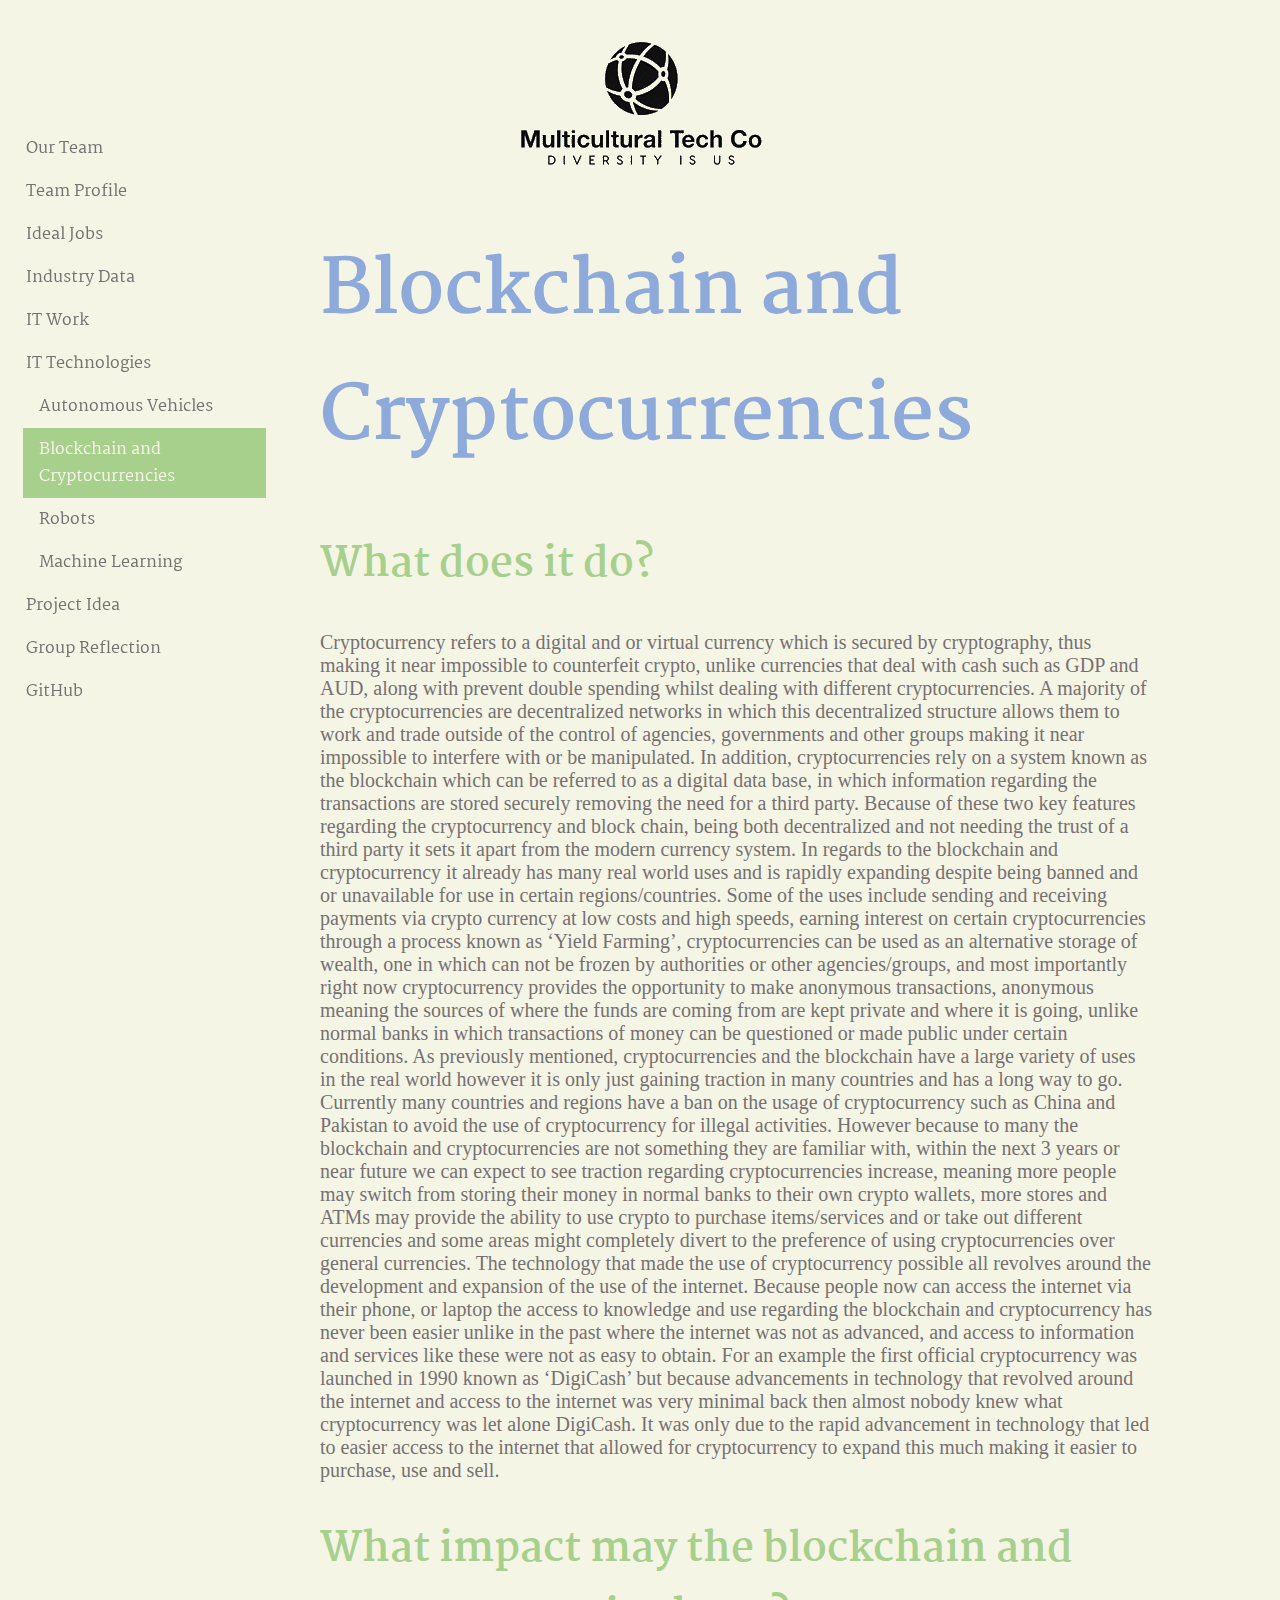
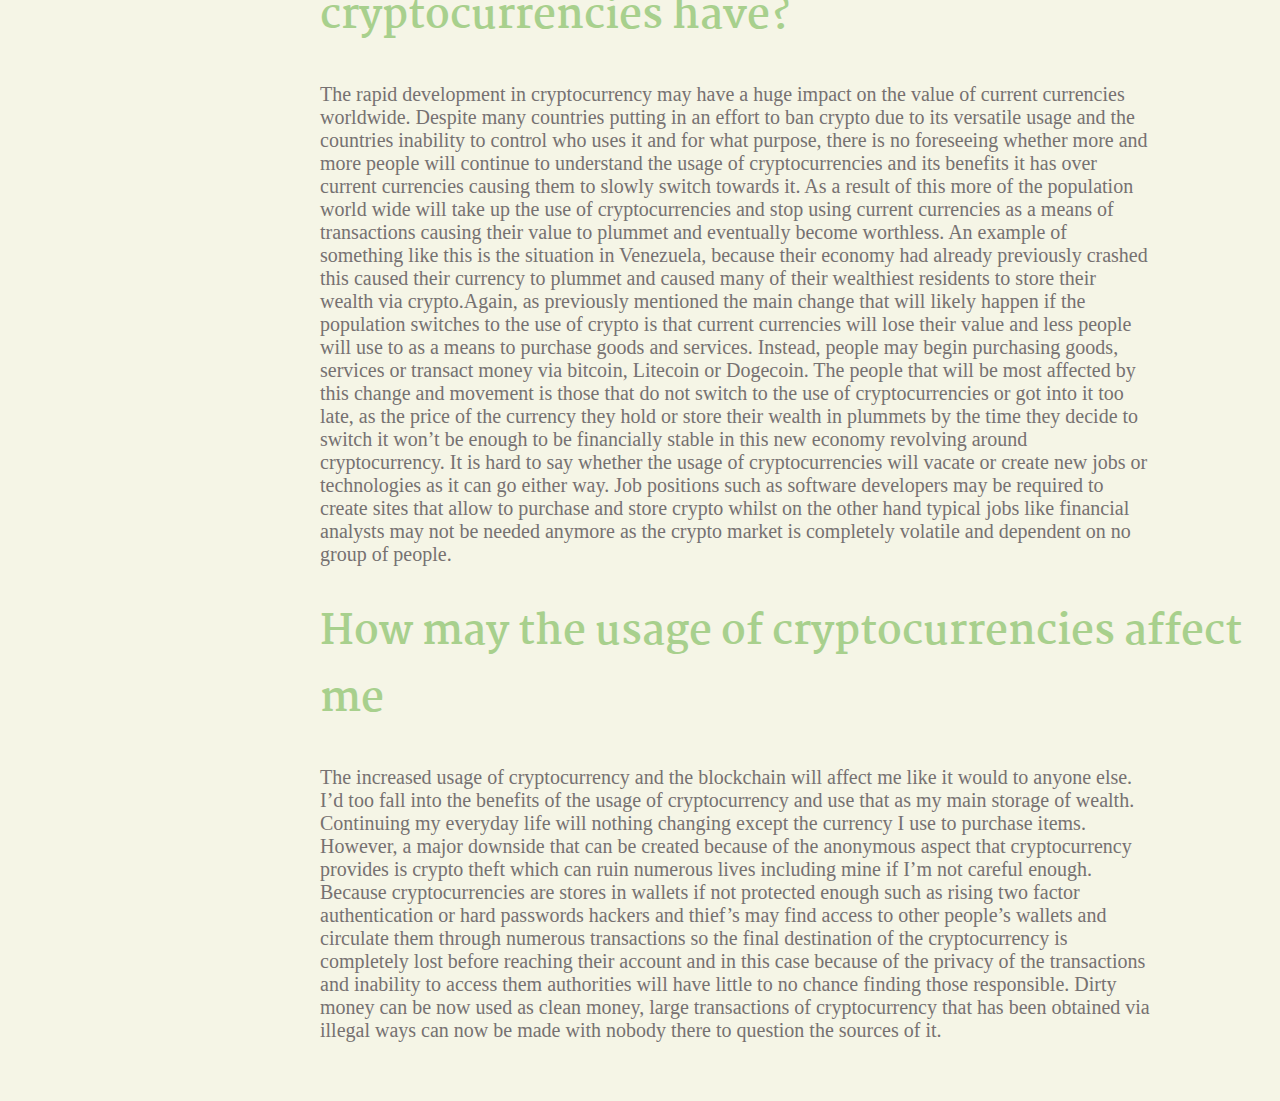
<file: ITTech2.html>
<!DOCTYPE html>
<html>
    <head>
        <title>Blockchain and Cryptocurrencies</title>
        <link rel="stylesheet" href="styles.css">
        <link rel="preconnect" href="https://fonts.googleapis.com">
        <link rel="preconnect" href="https://fonts.gstatic.com" crossorigin>
        <link href="https://fonts.googleapis.com/css2?family=Martel:wght@900&display=swap" rel="stylesheet">
        <link rel="icon" type="image/x-icon" href="logo.png">
    </head>
    <body>

        <div>
            <img src="logo.png">
        </div>

    <ul> <!--NAVIGATION BAR-->
        <li><a href="./index.html">Our Team</a></li>
        <li><a href="./TeamProfile.html">Team Profile</a></li>
        <li><a href="./IdealJobs.html">Ideal Jobs</a></li>
        <li><a href="./IndustryData.html">Industry Data</a></li>
        <li><a href="./ITWork.html">IT Work</a></li>
        <li><a href="./ITTech1.html">IT Technologies</a></li>
        <li><a style="margin-left: 5%;" href="./ITTech1.html">Autonomous Vehicles</a></li>
        <li><a class="active" style="margin-left: 5%;" href="./ITTech2.html">Blockchain and Cryptocurrencies</a></li>
        <li><a style="margin-left: 5%;" href="./ITTech3.html">Robots</a></li>
        <li><a style="margin-left: 5%;" href="./ITTech4.html">Machine Learning</a></li>
        <li><a href="./ProjectIdea.html">Project Idea</a></li>
        <li><a href="./GroupReflection.html">Group Reflection</a></li>
        <li><a href="https://github.com/s3966082/IIT-Assignment-2" target="_blank">GitHub</a></li>
      </ul>

    <h1>Blockchain and Cryptocurrencies</h1>

    <h2>What does it do?</h2>
    <p>Cryptocurrency refers to a digital and or virtual currency which is secured by cryptography, thus making it near impossible to counterfeit crypto, unlike currencies that deal with cash such as GDP and AUD, along with prevent double spending whilst dealing with different cryptocurrencies. A majority of the cryptocurrencies are decentralized networks in which this decentralized structure allows them to work and trade outside of the control of agencies, governments and other groups making it near impossible to interfere with or be manipulated. In addition, cryptocurrencies rely on a system known as the blockchain which can be referred to as a digital data base, in which information regarding the transactions are stored securely removing the need for a third party. Because of these two key features regarding the cryptocurrency and block chain, being both decentralized and not needing the trust of a third party it sets it apart from the modern currency system. In regards to the blockchain and cryptocurrency it already has many real world uses and is rapidly expanding despite being banned and or unavailable for use in certain regions/countries. Some of the uses include sending and receiving payments via crypto currency at low costs and high speeds, earning interest on certain cryptocurrencies through a process known as ‘Yield Farming’, cryptocurrencies can be used as an alternative storage of wealth, one in which can not be frozen by authorities or other agencies/groups, and most importantly right now cryptocurrency provides the opportunity to make anonymous transactions, anonymous meaning the sources of where the funds are coming from are kept private and where it is going, unlike normal banks in which transactions of money can be questioned or made public under certain conditions. As previously mentioned, cryptocurrencies and the blockchain have a large variety of uses in the real world however it is only just gaining traction in many countries and has a long way to go. Currently many countries and regions have a ban on the usage of cryptocurrency such as China and Pakistan to avoid the use of cryptocurrency for illegal activities. However because to many the blockchain and cryptocurrencies are not something they are familiar with, within the next 3 years or near future we can expect to see traction regarding cryptocurrencies increase, meaning more people may switch from storing their money in normal banks to their own crypto wallets, more stores and ATMs may provide the ability to use crypto to purchase items/services and or take out different currencies and some areas might completely divert to the preference of using cryptocurrencies over general currencies. The technology that made the use of cryptocurrency possible all revolves around the development and expansion of the use of the internet. Because people now can access the internet via their phone, or laptop the access to knowledge and use regarding the blockchain and cryptocurrency has never been easier unlike in the past where the internet was not as advanced, and access to information and services like these were not as easy to obtain. For an example the first official cryptocurrency was launched in 1990 known as ‘DigiCash’ but because advancements in technology that revolved around the internet and access to the internet was very minimal back then almost nobody knew what cryptocurrency was let alone DigiCash. It was only due to the rapid advancement in technology that led to easier access to the internet that allowed for cryptocurrency to expand this much making it easier to purchase, use and sell. </p>

    <h2>What impact may the blockchain and cryptocurrencies have?</h2>
    <p>The rapid development in cryptocurrency may have a huge impact on the value of current currencies worldwide. Despite many countries putting in an effort to ban crypto due to its versatile usage and the countries inability to control who uses it and for what purpose, there is no foreseeing whether more and more people will continue to understand the usage of cryptocurrencies and its benefits it has over current currencies causing them to slowly switch towards it. As a result of this more of the population world wide will take up the use of cryptocurrencies and stop using current currencies as a means of transactions causing their value to plummet and eventually become worthless. An example of something like this is the situation in Venezuela, because their economy had already previously crashed this caused their currency to plummet and caused many of their wealthiest residents to store their wealth via crypto.Again, as previously mentioned the main change that will likely happen if the population switches to the use of crypto is that current currencies will lose their value and less people will use to as a means to purchase goods and services. Instead, people may begin purchasing goods, services or transact money via bitcoin, Litecoin or Dogecoin. The people that will be most affected by this change and movement is those that do not switch to the use of cryptocurrencies or got into it too late, as the price of the currency they hold or store their wealth in plummets by the time they decide to switch it won’t be enough to be financially stable in this new economy revolving around cryptocurrency. It is hard to say whether the usage of cryptocurrencies will vacate or create new jobs or technologies as it can go either way. Job positions such as software developers may be required to create sites that allow to purchase and store crypto whilst on the other hand typical jobs like financial analysts may not be needed anymore as the crypto market is completely volatile and dependent on no group of people.  </p>

    <h2>How may the usage of cryptocurrencies affect me</h2>
    <p class="lastparagraph">The increased usage of cryptocurrency and the blockchain will affect me like it would to anyone else. I’d too fall into the benefits of the usage of cryptocurrency and use that as my main storage of wealth. Continuing my everyday life will nothing changing except the currency I use to purchase items. However, a major downside that can be created because of the anonymous aspect that cryptocurrency provides is crypto theft which can ruin numerous lives including mine if I’m not careful enough. Because cryptocurrencies are stores in wallets if not protected enough such as rising two factor authentication or hard passwords hackers and thief’s may find access to other people’s wallets and circulate them through numerous transactions so the final destination of the cryptocurrency is completely lost before reaching their account and in this case because of the privacy of the transactions and inability to access them authorities will have little to no chance finding those responsible. Dirty money can be now used as clean money, large transactions of cryptocurrency that has been obtained via illegal ways can now be made with nobody there to question the sources of it. </p>

</body>
</html>
</file>
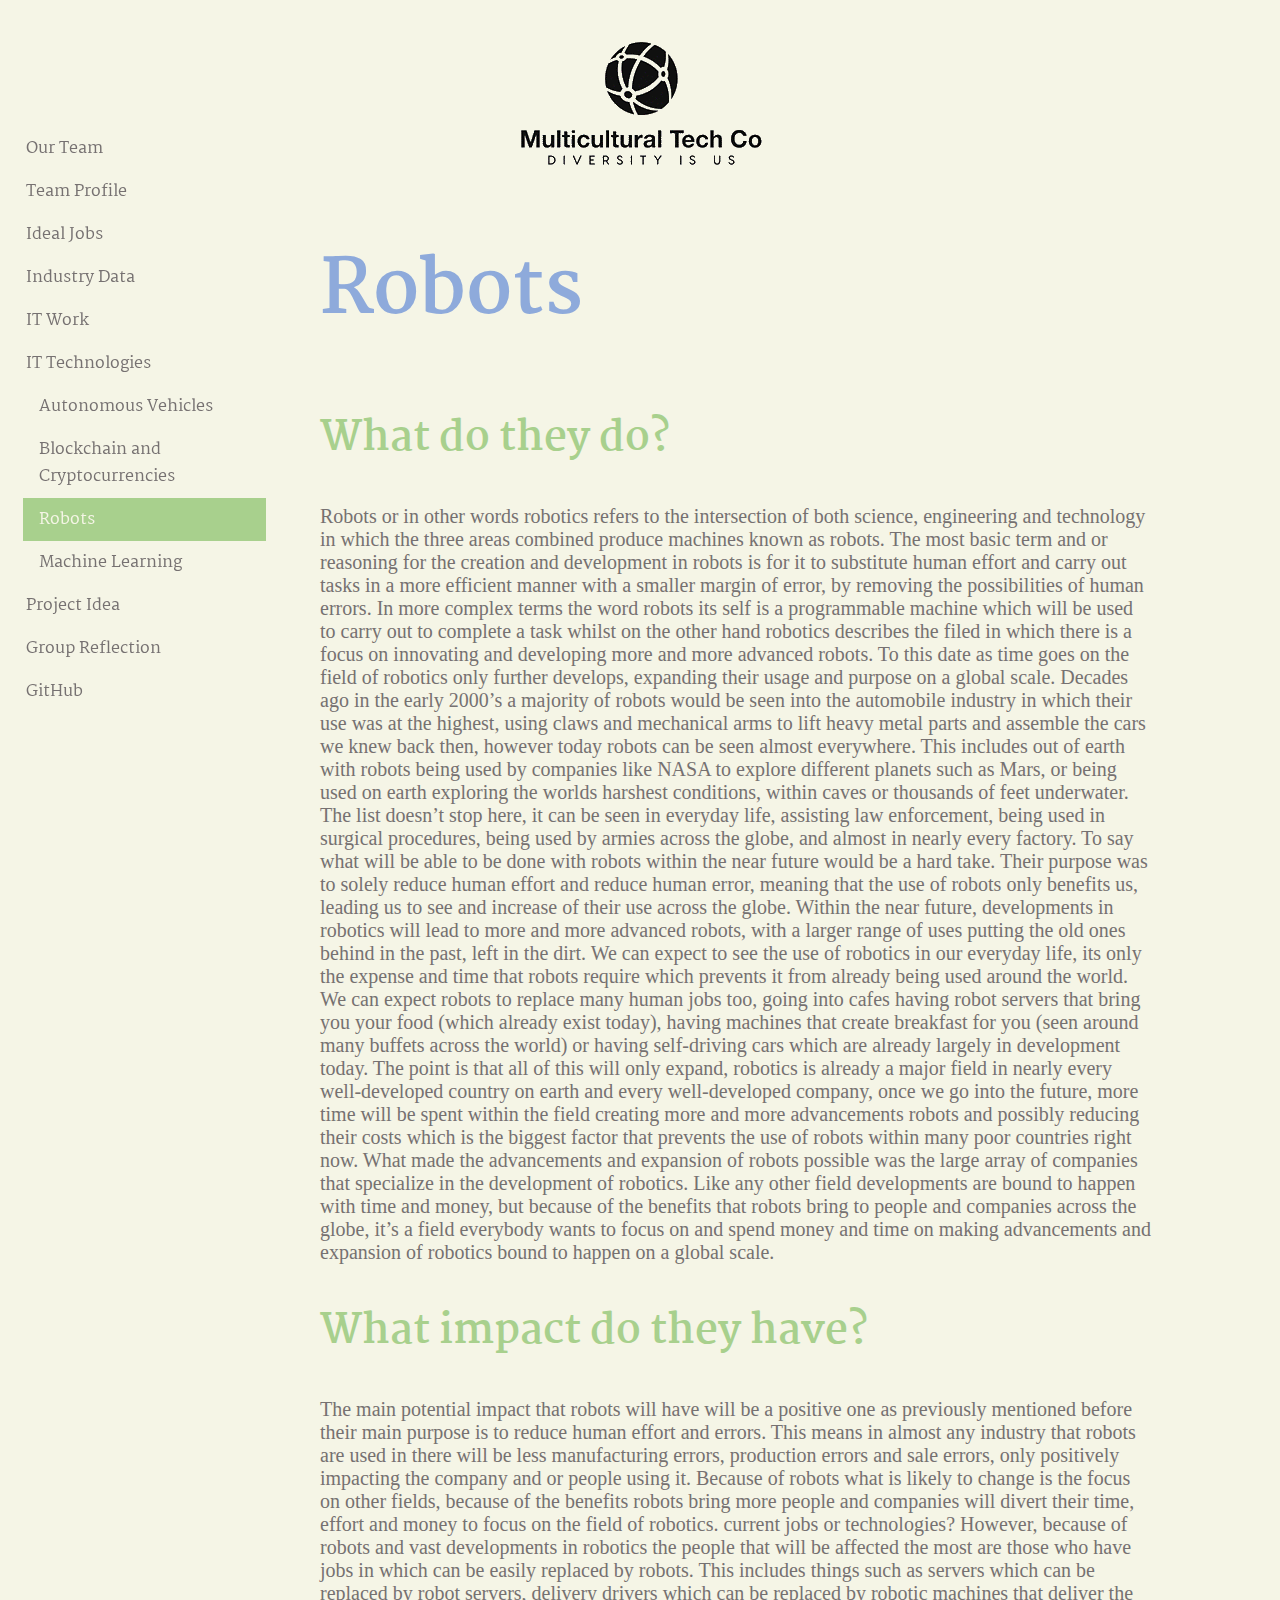
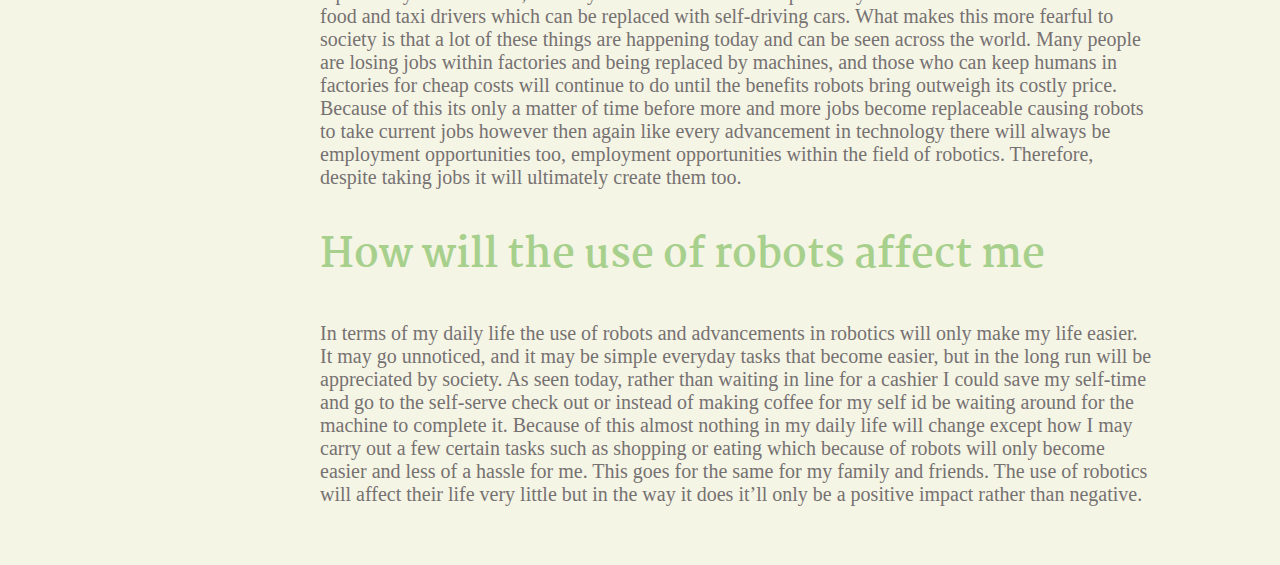
<file: ITTech3.html>
<!DOCTYPE html>
<html>
    <head>
        <title>Robots</title>
        <link rel="stylesheet" href="styles.css">
        <link rel="preconnect" href="https://fonts.googleapis.com">
        <link rel="preconnect" href="https://fonts.gstatic.com" crossorigin>
        <link href="https://fonts.googleapis.com/css2?family=Martel:wght@900&display=swap" rel="stylesheet">
        <link rel="icon" type="image/x-icon" href="logo.png">
    </head>
    <body>

        <div>
            <img src="logo.png">
        </div>

    <ul> <!--NAVIGATION BAR-->
        <li><a href="./index.html">Our Team</a></li>
        <li><a href="./TeamProfile.html">Team Profile</a></li>
        <li><a href="./IdealJobs.html">Ideal Jobs</a></li>
        <li><a href="./IndustryData.html">Industry Data</a></li>
        <li><a href="./ITWork.html">IT Work</a></li>
        <li><a href="./ITTech1.html">IT Technologies</a></li>
        <li><a style="margin-left: 5%;" href="./ITTech1.html">Autonomous Vehicles</a></li>
        <li><a style="margin-left: 5%;" href="./ITTech2.html">Blockchain and Cryptocurrencies</a></li>
        <li><a class="active" style="margin-left: 5%;" href="./ITTech3.html">Robots</a></li>
        <li><a style="margin-left: 5%;" href="./ITTech4.html">Machine Learning</a></li>
        <li><a href="./ProjectIdea.html">Project Idea</a></li>
        <li><a href="./GroupReflection.html">Group Reflection</a></li>
        <li><a href="https://github.com/s3966082/IIT-Assignment-2" target="_blank">GitHub</a></li>
      </ul>

    <h1>Robots</h1>
    <h2>What do they do?</h2>
    <p>Robots or in other words robotics refers to the intersection of both science, engineering and technology in which the three areas combined produce machines known as robots. The most basic term and or reasoning for the creation and development in robots is for it to substitute human effort and carry out tasks in a more efficient manner with a smaller margin of error, by removing the possibilities of human errors. In more complex terms the word robots its self is a programmable machine which will be used to carry out to complete a task whilst on the other hand robotics describes the filed in which there is a focus on innovating and developing more and more advanced robots. To this date as time goes on the field of robotics only further develops, expanding their usage and purpose on a global scale. Decades ago in the early 2000’s a majority of robots would be seen into the automobile industry in which their use was at the highest, using claws and mechanical arms to lift heavy metal parts and assemble the cars we knew back then, however today robots can be seen almost everywhere. This includes out of earth with robots being used by companies like NASA to explore different planets such as Mars, or being used on earth exploring the worlds harshest conditions, within caves or thousands of feet underwater. The list doesn’t stop here, it can be seen in everyday life, assisting law enforcement, being used in surgical procedures, being used by armies across the globe, and almost in nearly every factory. To say what will be able to be done with robots within the near future would be a hard take. Their purpose was to solely reduce human effort and reduce human error, meaning that the use of robots only benefits us, leading us to see and increase of their use across the globe. Within the near future, developments in robotics will lead to more and more advanced robots, with a larger range of uses putting the old ones behind in the past, left in the dirt. We can expect to see the use of robotics in our everyday life, its only the expense and time that robots require which prevents it from already being used around the world. We can expect robots to replace many human jobs too, going into cafes having robot servers that bring you your food (which already exist today), having machines that create breakfast for you (seen around many buffets across the world) or having self-driving cars which are already largely in development today. The point is that all of this will only expand, robotics is already a major field in nearly every well-developed country on earth and every well-developed company, once we go into the future, more time will be spent within the field creating more and more advancements robots and possibly reducing their costs which is the biggest factor that prevents the use of robots within many poor countries right now. What made the advancements and expansion of robots possible was the large array of companies that specialize in the development of robotics. Like any other field developments are bound to happen with time and money, but because of the benefits that robots bring to people and companies across the globe, it’s a field everybody wants to focus on and spend money and time on making advancements and expansion of robotics bound to happen on a global scale. </p>

    <h2>What impact do they have?</h2>
    <p>The main potential impact that robots will have will be a positive one as previously mentioned before their main purpose is to reduce human effort and errors. This means in almost any industry that robots are used in there will be less manufacturing errors, production errors and sale errors, only positively impacting the company and or people using it. Because of robots what is likely to change is the focus on other fields, because of the benefits robots bring more people and companies will divert their time, effort and money to focus on the field of robotics. current jobs or technologies?
However, because of robots and vast developments in robotics the people that will be affected the most are those who have jobs in which can be easily replaced by robots. This includes things such as servers which can be replaced by robot servers, delivery drivers which can be replaced by robotic machines that deliver the food and taxi drivers which can be replaced with self-driving cars. What makes this more fearful to society is that a lot of these things are happening today and can be seen across the world. Many people are losing jobs within factories and being replaced by machines, and those who can keep humans in factories for cheap costs will continue to do until the benefits robots bring outweigh its costly price. Because of this its only a matter of time before more and more jobs become replaceable causing robots to take current jobs however then again like every advancement in technology there will always be employment opportunities too, employment opportunities within the field of robotics. Therefore, despite taking jobs it will ultimately create them too.  </p>

<h2>How will the use of robots affect me</h2>
<p class="lastparagraph"> In terms of my daily life the use of robots and advancements in robotics will only make my life easier. It may go unnoticed, and it may be simple everyday tasks that become easier, but in the long run will be appreciated by society. As seen today, rather than waiting in line for a cashier I could save my self-time and go to the self-serve check out or instead of making coffee for my self id be waiting around for the machine to complete it. Because of this almost nothing in my daily life will change except how I may carry out a few certain tasks such as shopping or eating which because of robots will only become easier and less of a hassle for me. This goes for the same for my family and friends. The use of robotics will affect their life very little but in the way it does it’ll only be a positive impact rather than negative. </p>

</body>
</html>
</file>
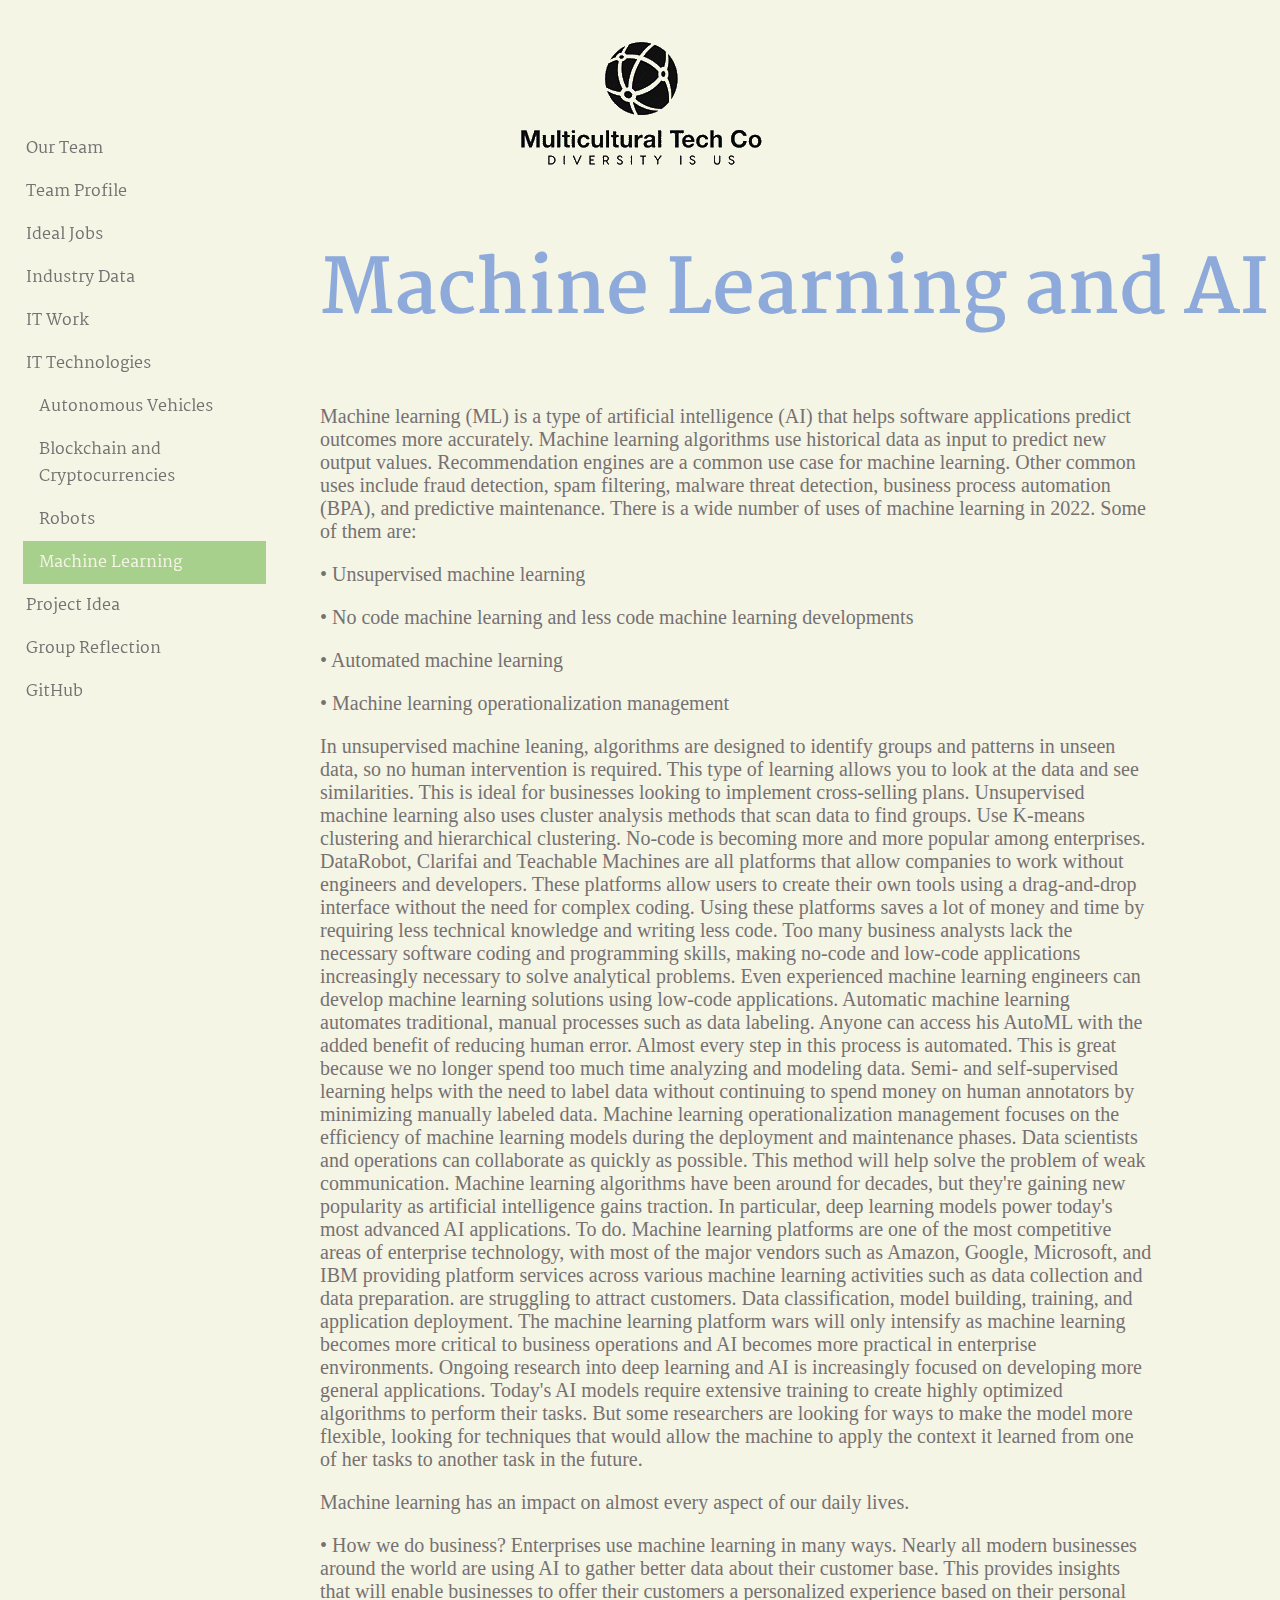
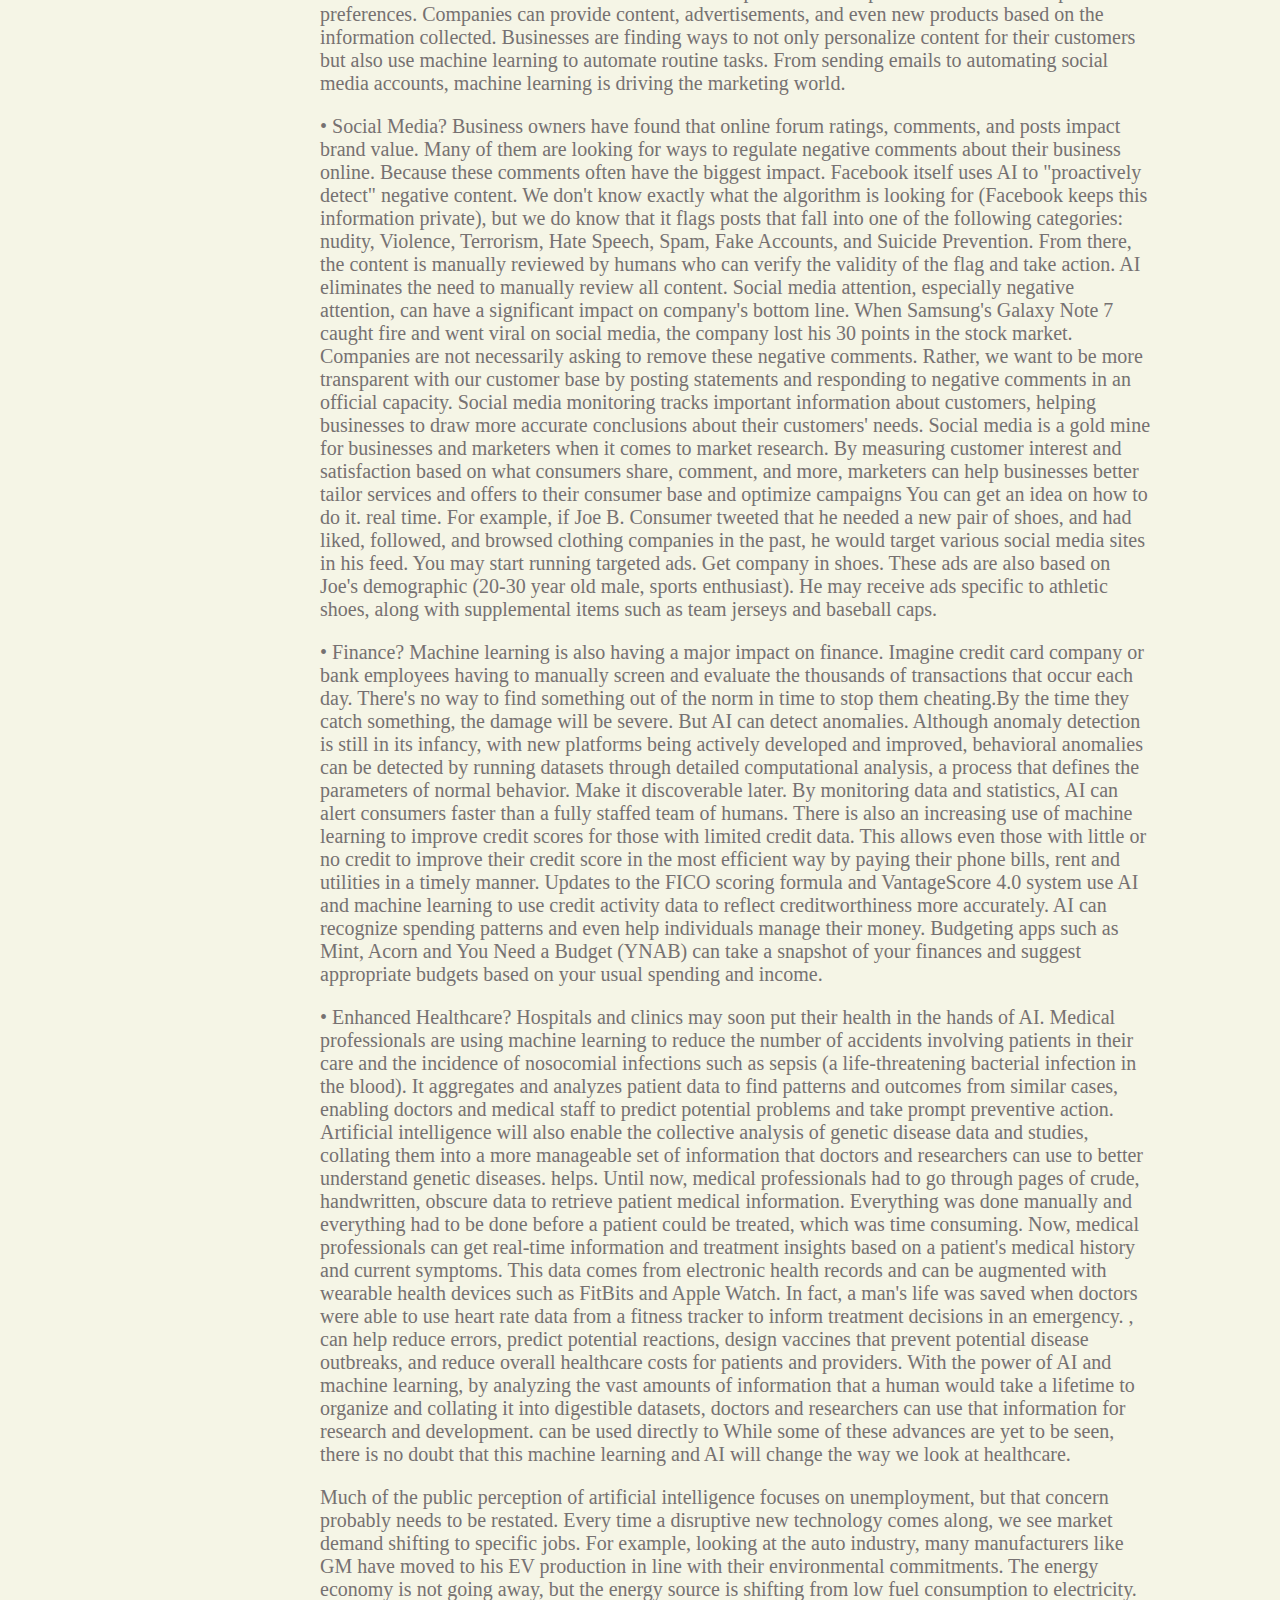
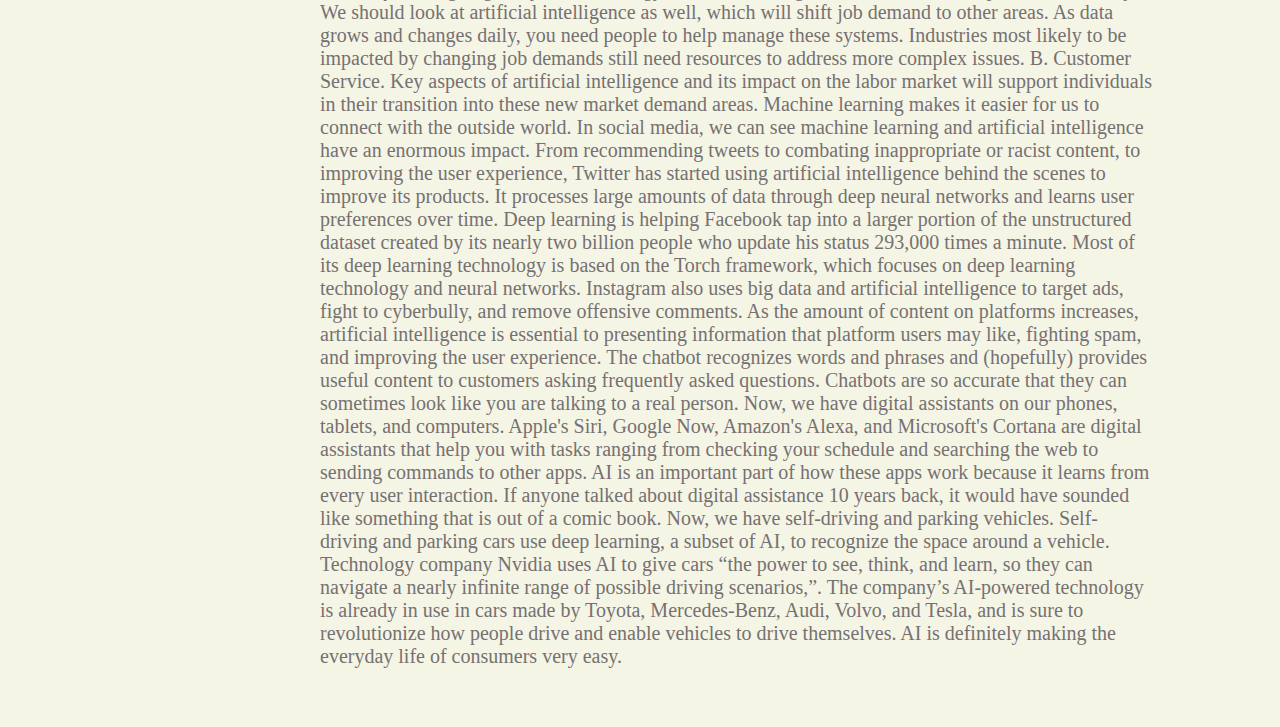
<file: ITTech4.html>
<!DOCTYPE html>
<html>
    <head>
        <title>Machine Learning and AI</title>
        <link rel="stylesheet" href="styles.css">
        <link rel="preconnect" href="https://fonts.googleapis.com">
        <link rel="preconnect" href="https://fonts.gstatic.com" crossorigin>
        <link href="https://fonts.googleapis.com/css2?family=Martel:wght@900&display=swap" rel="stylesheet">
        <link rel="icon" type="image/x-icon" href="logo.png">
    </head>
    <body>
    
    <div>
    <img src="logo.png">
    </div>

    <ul> <!--NAVIGATION BAR-->
        <li><a href="./index.html">Our Team</a></li>
        <li><a href="./TeamProfile.html">Team Profile</a></li>
        <li><a href="./IdealJobs.html">Ideal Jobs</a></li>
        <li><a href="./IndustryData.html">Industry Data</a></li>
        <li><a href="./ITWork.html">IT Work</a></li>
        <li><a href="./ITTech1.html">IT Technologies</a></li>
        <li><a style="margin-left: 5%;" href="./ITTech1.html">Autonomous Vehicles</a></li>
        <li><a style="margin-left: 5%;" href="./ITTech2.html">Blockchain and Cryptocurrencies</a></li>
        <li><a style="margin-left: 5%;" href="./ITTech3.html">Robots</a></li>
        <li><a class="active" style="margin-left: 5%;" href="./ITTech4.html">Machine Learning</a></li>
        <li><a href="./ProjectIdea.html">Project Idea</a></li>
        <li><a href="./GroupReflection.html">Group Reflection</a></li>
        <li><a href="https://github.com/s3966082/IIT-Assignment-2" target="_blank">GitHub</a></li>
      </ul>

    <h1>Machine Learning and AI</h1>
      <p> Machine learning (ML) is a type of artificial intelligence (AI) that helps software applications predict outcomes more accurately. Machine learning algorithms use historical data as input to predict new output values. Recommendation engines are a common use case for machine learning. Other common uses include fraud detection, spam filtering, malware threat detection, business process automation (BPA), and predictive maintenance. There is a wide number of uses of machine learning in 2022.
          Some of them are: </p>
        <p> •	Unsupervised machine learning </p>
        <p> •	No code machine learning and less code machine learning developments </p>
        <p> •	Automated machine learning </p>
        <p> •	Machine learning operationalization management </p>
        <p> In unsupervised machine leaning, algorithms are designed to identify groups and patterns in unseen data, so no human intervention is required. This type of learning allows you to look at the data and see similarities. This is ideal for businesses looking to implement cross-selling plans. Unsupervised machine learning also uses cluster analysis methods that scan data to find groups. Use K-means clustering and hierarchical clustering.
No-code is becoming more and more popular among enterprises. DataRobot, Clarifai and Teachable Machines are all platforms that allow companies to work without engineers and developers. These platforms allow users to create their own tools using a drag-and-drop interface without the need for complex coding. Using these platforms saves a lot of money and time by requiring less technical knowledge and writing less code. Too many business analysts lack the necessary software coding and programming skills, making no-code and low-code applications increasingly necessary to solve analytical problems. Even experienced machine learning engineers can develop machine learning solutions using low-code applications. Automatic machine learning automates traditional, manual processes such as data labeling. Anyone can access his AutoML with the added benefit of reducing human error. Almost every step in this process is automated. This is great because we no longer spend too much time analyzing and modeling data. Semi- and self-supervised learning helps with the need to label data without continuing to spend money on human annotators by minimizing manually labeled data.
Machine learning operationalization management focuses on the efficiency of machine learning models during the deployment and maintenance phases. Data scientists and operations can collaborate as quickly as possible. This method will help solve the problem of weak communication.
 Machine learning algorithms have been around for decades, but they're gaining new popularity as artificial intelligence gains traction. In particular, deep learning models power today's most advanced AI applications. To do. Machine learning platforms are one of the most competitive areas of enterprise technology, with most of the major vendors such as Amazon, Google, Microsoft, and IBM providing platform services across various machine learning activities such as data collection and data preparation. are struggling to attract customers. Data classification, model building, training, and application deployment. The machine learning platform wars will only intensify as machine learning becomes more critical to business operations and AI becomes more practical in enterprise environments. Ongoing research into deep learning and AI is increasingly focused on developing more general applications. Today's AI models require extensive training to create highly optimized algorithms to perform their tasks. But some researchers are looking for ways to make the model more flexible, looking for techniques that would allow the machine to apply the context it learned from one of her tasks to another task in the future. </p>
        <p> Machine learning has an impact on almost every aspect of our daily lives. </p>
        <p> •	How we do business?
Enterprises use machine learning in many ways. Nearly all modern businesses around the world are using AI to gather better data about their customer base. This provides insights that will enable businesses to offer their customers a personalized experience based on their personal preferences. Companies can provide content, advertisements, and even new products based on the information collected. Businesses are finding ways to not only personalize content for their customers but also use machine learning to automate routine tasks. From sending emails to automating social media accounts, machine learning is driving the marketing world. </p>
        <p> •	Social Media? Business owners have found that online forum ratings, comments, and posts impact brand value. Many of them are looking for ways to regulate negative comments about their business online. Because these comments often have the biggest impact. Facebook itself uses AI to "proactively detect" negative content. We don't know exactly what the algorithm is looking for (Facebook keeps this information private), but we do know that it flags posts that fall into one of the following categories: nudity, Violence, Terrorism, Hate Speech, Spam, Fake Accounts, and Suicide Prevention. From there, the content is manually reviewed by humans who can verify the validity of the flag and take action. AI eliminates the need to manually review all content. Social media attention, especially negative attention, can have a significant impact on company's bottom line. When Samsung's Galaxy Note 7 caught fire and went viral on social media, the company lost his 30 points in the stock market. Companies are not necessarily asking to remove these negative comments. Rather, we want to be more transparent with our customer base by posting statements and responding to negative comments in an official capacity. Social media monitoring tracks important information about customers, helping businesses to draw more accurate conclusions about their customers' needs. Social media is a gold mine for businesses and marketers when it comes to market research. By measuring customer interest and satisfaction based on what consumers share, comment, and more, marketers can help businesses better tailor services and offers to their consumer base and optimize campaigns You can get an idea on how to do it. real time. For example, if Joe B. Consumer tweeted that he needed a new pair of shoes, and had liked, followed, and browsed clothing companies in the past, he would target various social media sites in his feed. You may start running targeted ads. Get company in shoes. These ads are also based on Joe's demographic (20-30 year old male, sports enthusiast). He may receive ads specific to athletic shoes, along with supplemental items such as team jerseys and baseball caps. </p>
        <p> •	Finance?
Machine learning is also having a major impact on finance. Imagine credit card company or bank employees having to manually screen and evaluate the thousands of transactions that occur each day. There's no way to find something out of the norm in time to stop them cheating.By the time they catch something, the damage will be severe. But AI can detect anomalies. Although anomaly detection is still in its infancy, with new platforms being actively developed and improved, behavioral anomalies can be detected by running datasets through detailed computational analysis, a process that defines the parameters of normal behavior. Make it discoverable later. By monitoring data and statistics, AI can alert consumers faster than a fully staffed team of humans. There is also an increasing use of machine learning to improve credit scores for those with limited credit data. This allows even those with little or no credit to improve their credit score in the most efficient way by paying their phone bills, rent and utilities in a timely manner. Updates to the FICO scoring formula and VantageScore 4.0 system use AI and machine learning to use credit activity data to reflect creditworthiness more accurately. AI can recognize spending patterns and even help individuals manage their money. Budgeting apps such as Mint, Acorn and You Need a Budget (YNAB) can take a snapshot of your finances and suggest appropriate budgets based on your usual spending and income. </p>
        <p> •	Enhanced Healthcare?
 Hospitals and clinics may soon put their health in the hands of AI. Medical professionals are using machine learning to reduce the number of accidents involving patients in their care and the incidence of nosocomial infections such as sepsis (a life-threatening bacterial infection in the blood). It aggregates and analyzes patient data to find patterns and outcomes from similar cases, enabling doctors and medical staff to predict potential problems and take prompt preventive action. Artificial intelligence will also enable the collective analysis of genetic disease data and studies, collating them into a more manageable set of information that doctors and researchers can use to better understand genetic diseases. helps. Until now, medical professionals had to go through pages of crude, handwritten, obscure data to retrieve patient medical information. Everything was done manually and everything had to be done before a patient could be treated, which was time consuming. Now, medical professionals can get real-time information and treatment insights based on a patient's medical history and current symptoms. This data comes from electronic health records and can be augmented with wearable health devices such as FitBits and Apple Watch. In fact, a man's life was saved when doctors were able to use heart rate data from a fitness tracker to inform treatment decisions in an emergency. , can help reduce errors, predict potential reactions, design vaccines that prevent potential disease outbreaks, and reduce overall healthcare costs for patients and providers. With the power of AI and machine learning, by analyzing the vast amounts of information that a human would take a lifetime to organize and collating it into digestible datasets, doctors and researchers can use that information for research and development. can be used directly to While some of these advances are yet to be seen, there is no doubt that this machine learning and AI will change the way we look at healthcare. </p>
        <p class="lastparagraph"> Much of the public perception of artificial intelligence focuses on unemployment, but that concern probably needs to be restated. Every time a disruptive new technology comes along, we see market demand shifting to specific jobs. For example, looking at the auto industry, many manufacturers like GM have moved to his EV production in line with their environmental commitments. The energy economy is not going away, but the energy source is shifting from low fuel consumption to electricity. We should look at artificial intelligence as well, which will shift job demand to other areas. As data grows and changes daily, you need people to help manage these systems. Industries most likely to be impacted by changing job demands still need resources to address more complex issues. B. Customer Service. Key aspects of artificial intelligence and its impact on the labor market will support individuals in their transition into these new market demand areas.
Machine learning makes it easier for us to connect with the outside world.  In social media, we can see machine learning and artificial intelligence have an enormous impact. From recommending tweets to combating inappropriate or racist content, to improving the user experience, Twitter has started using artificial intelligence behind the scenes to improve its products. It processes large amounts of data through deep neural networks and learns user preferences over time. Deep learning is helping Facebook tap into a larger portion of the unstructured dataset created by its nearly two billion people who update his status 293,000 times a minute. Most of its deep learning technology is based on the Torch framework, which focuses on deep learning technology and neural networks. Instagram also uses big data and artificial intelligence to target ads, fight to cyberbully, and remove offensive comments. As the amount of content on platforms increases, artificial intelligence is essential to presenting information that platform users may like, fighting spam, and improving the user experience. The chatbot recognizes words and phrases and (hopefully) provides useful content to customers asking frequently asked questions. Chatbots are so accurate that they can sometimes look like you are talking to a real person. Now, we have digital assistants on our phones, tablets, and computers. Apple's Siri, Google Now, Amazon's Alexa, and Microsoft's Cortana are digital assistants that help you with tasks ranging from checking your schedule and searching the web to sending commands to other apps. AI is an important part of how these apps work because it learns from every user interaction. If anyone talked about digital assistance 10 years back, it would have sounded like something that is out of a comic book. Now, we have self-driving and parking vehicles. Self-driving and parking cars use deep learning, a subset of AI, to recognize the space around a vehicle. Technology company Nvidia uses AI to give cars “the power to see, think, and learn, so they can navigate a nearly infinite range of possible driving scenarios,”. The company’s AI-powered technology is already in use in cars made by Toyota, Mercedes-Benz, Audi, Volvo, and Tesla, and is sure to revolutionize how people drive and enable vehicles to drive themselves. AI is definitely making the everyday life of consumers very easy. </p>





      

 

</body>
</html>
</file>
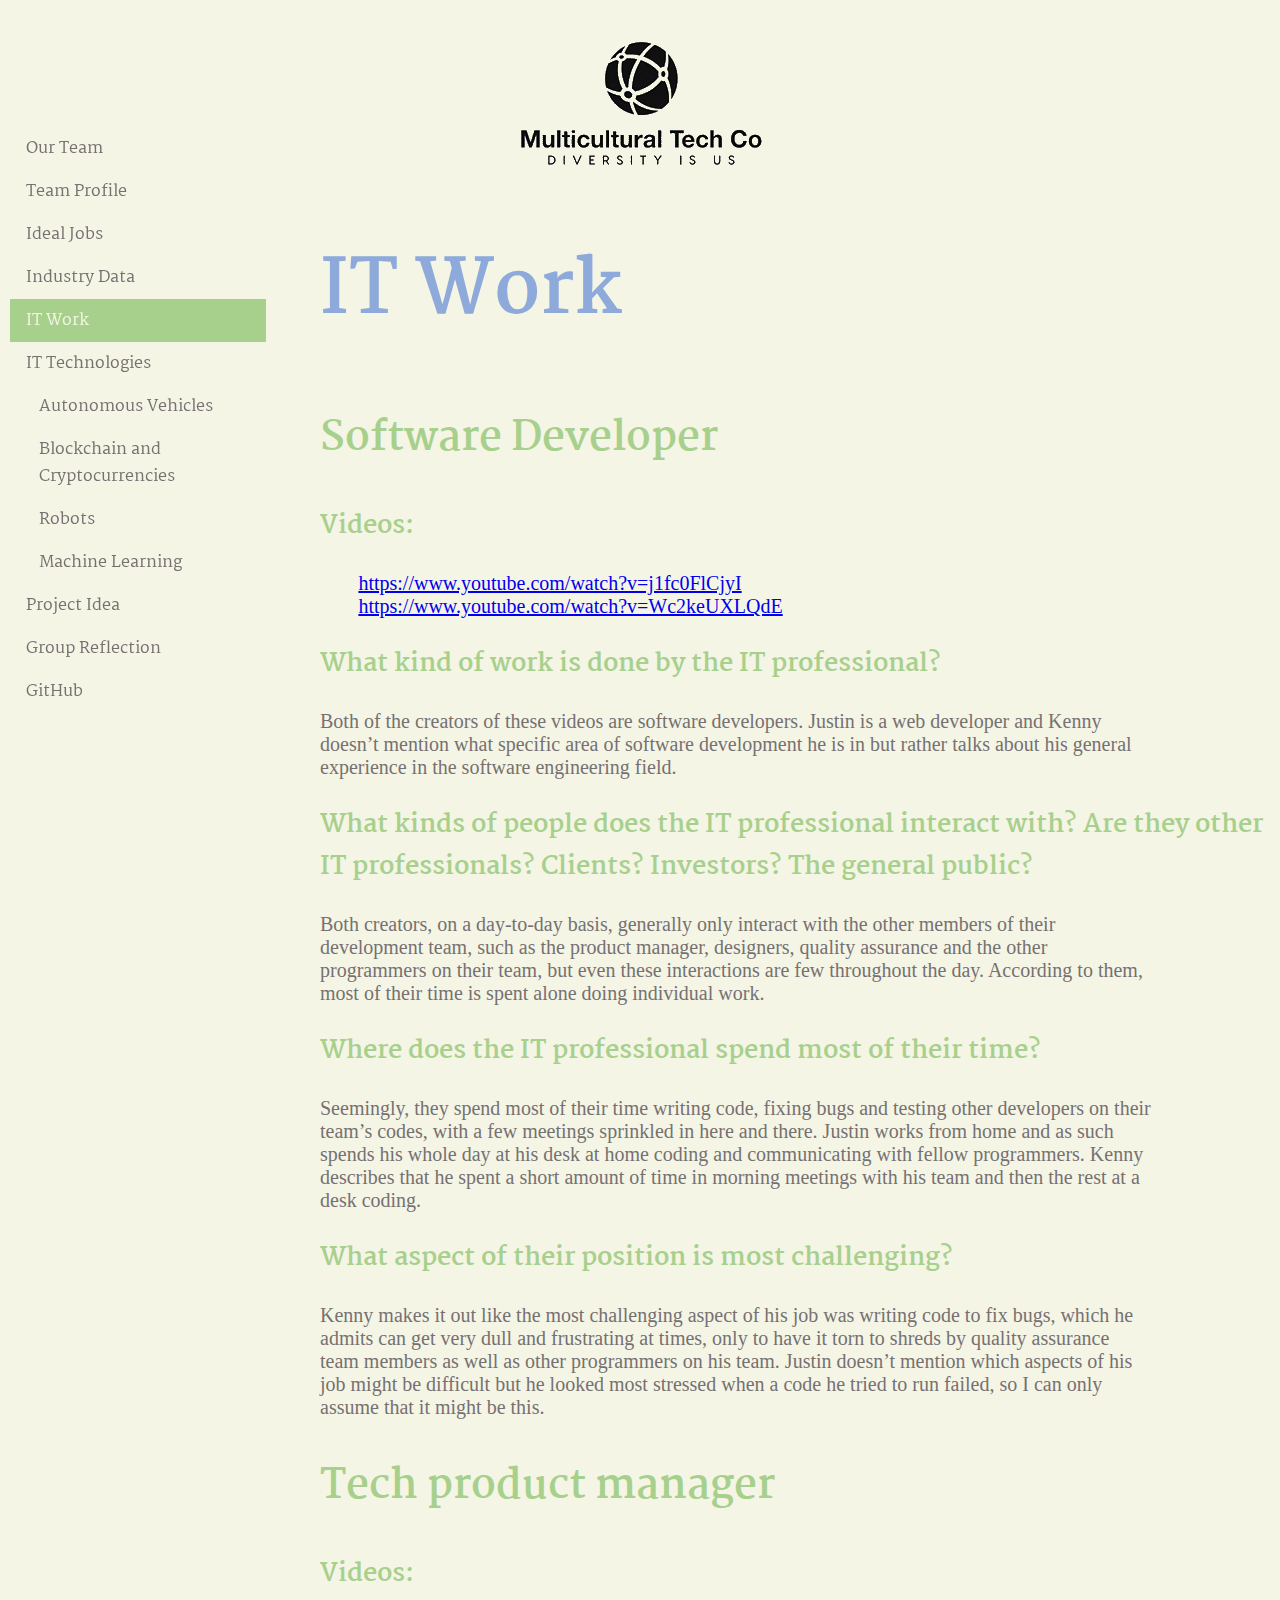
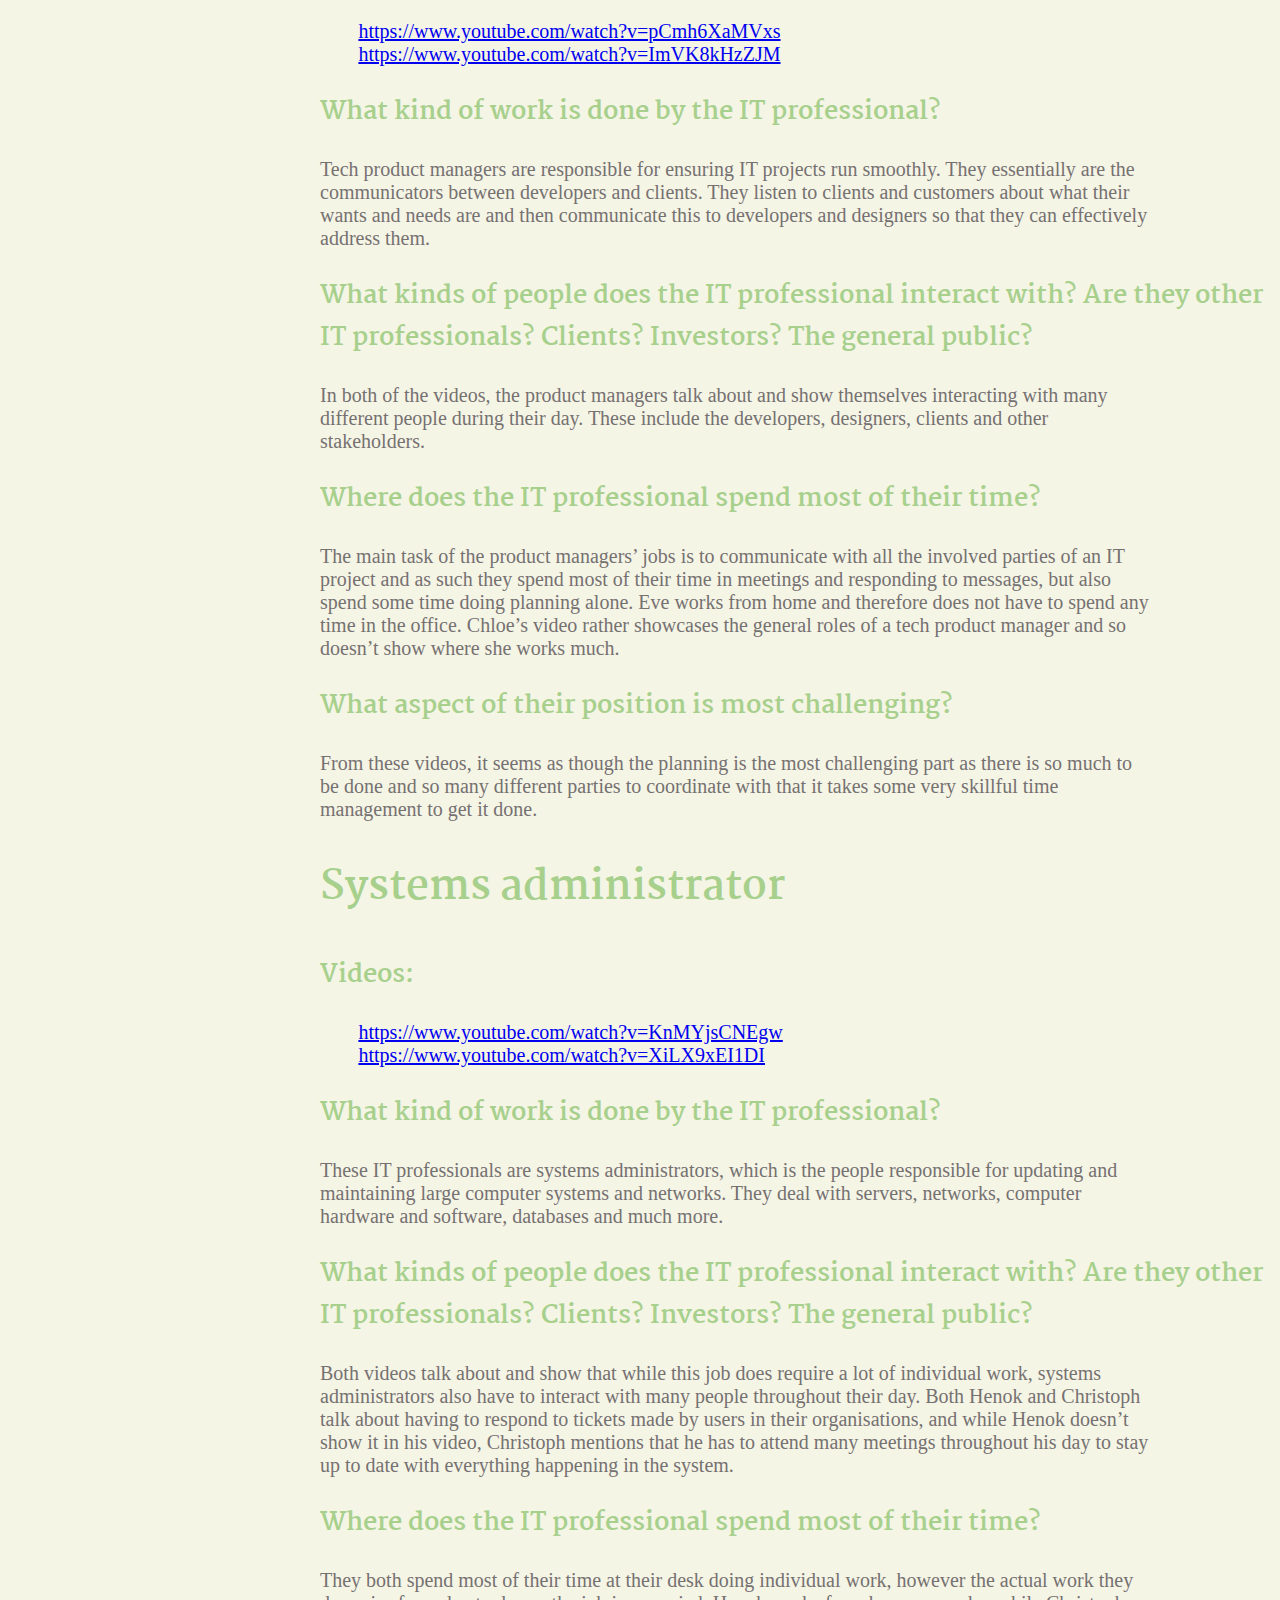
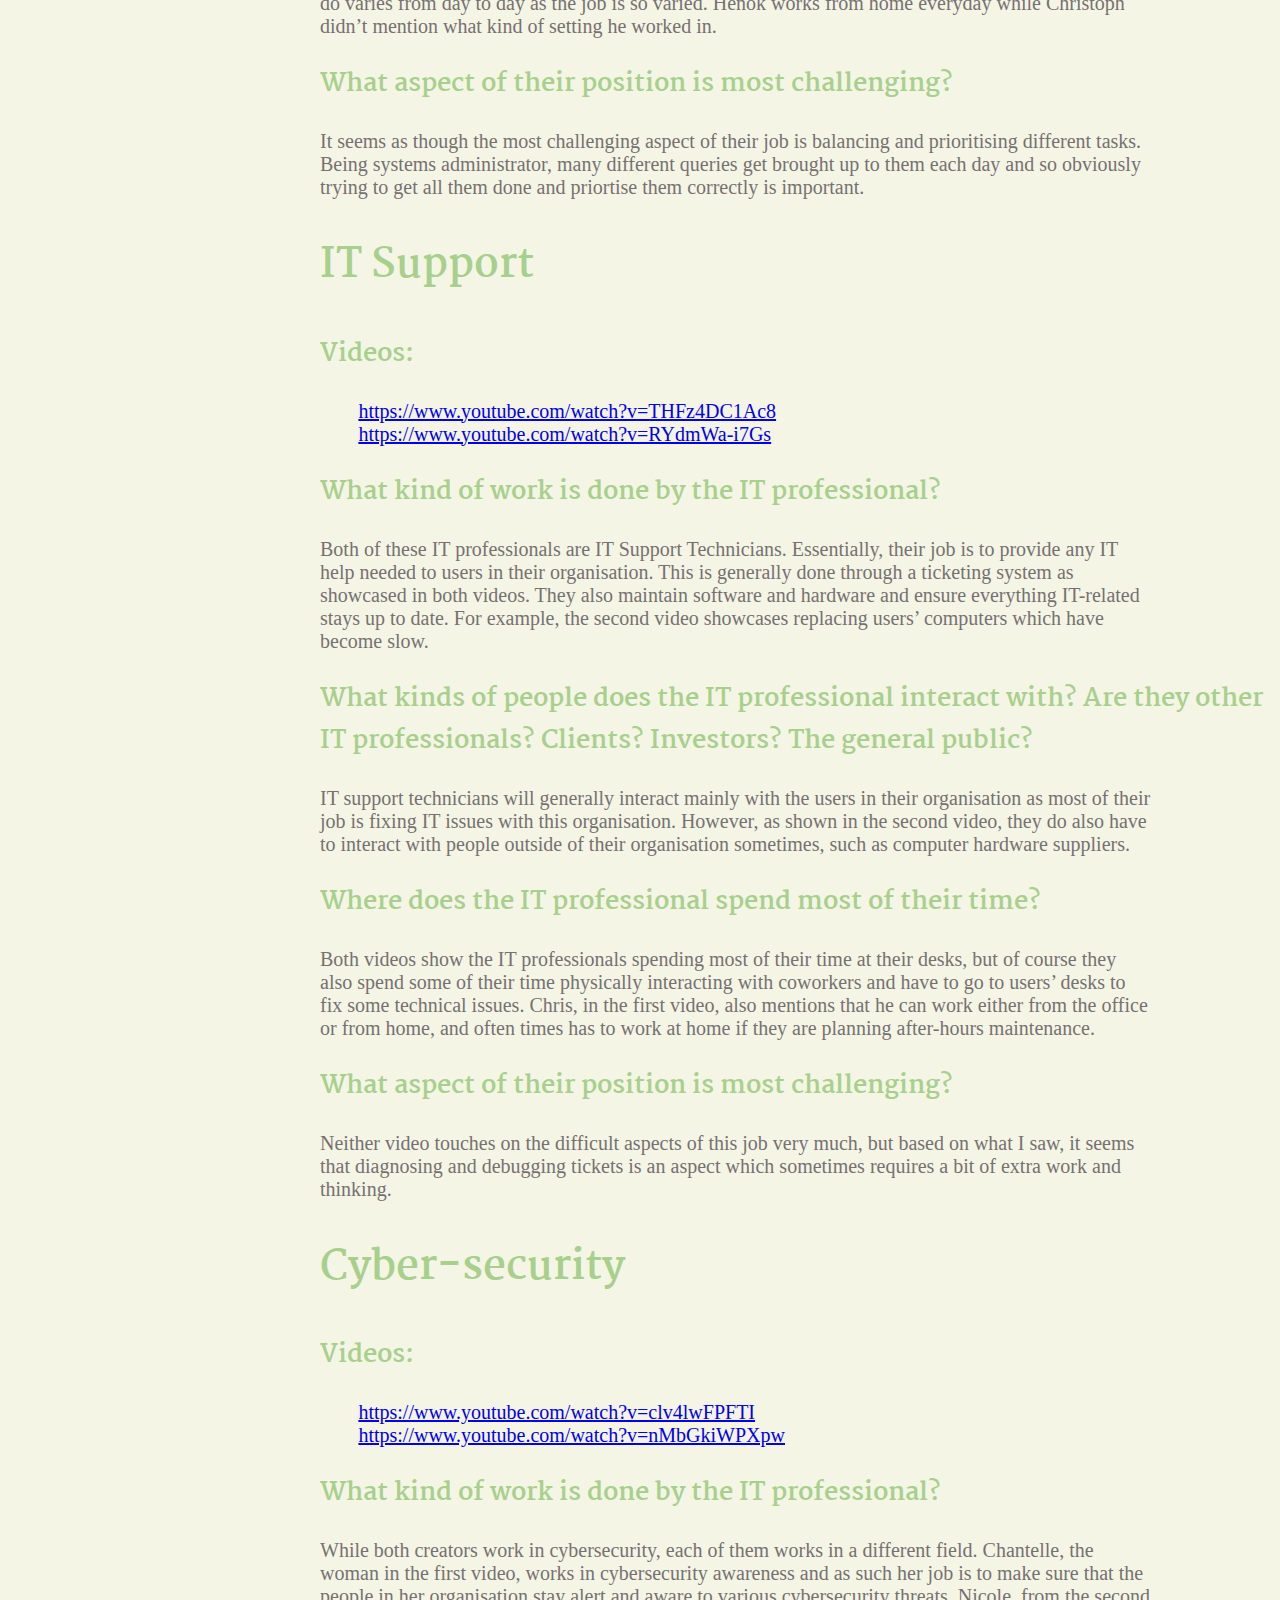
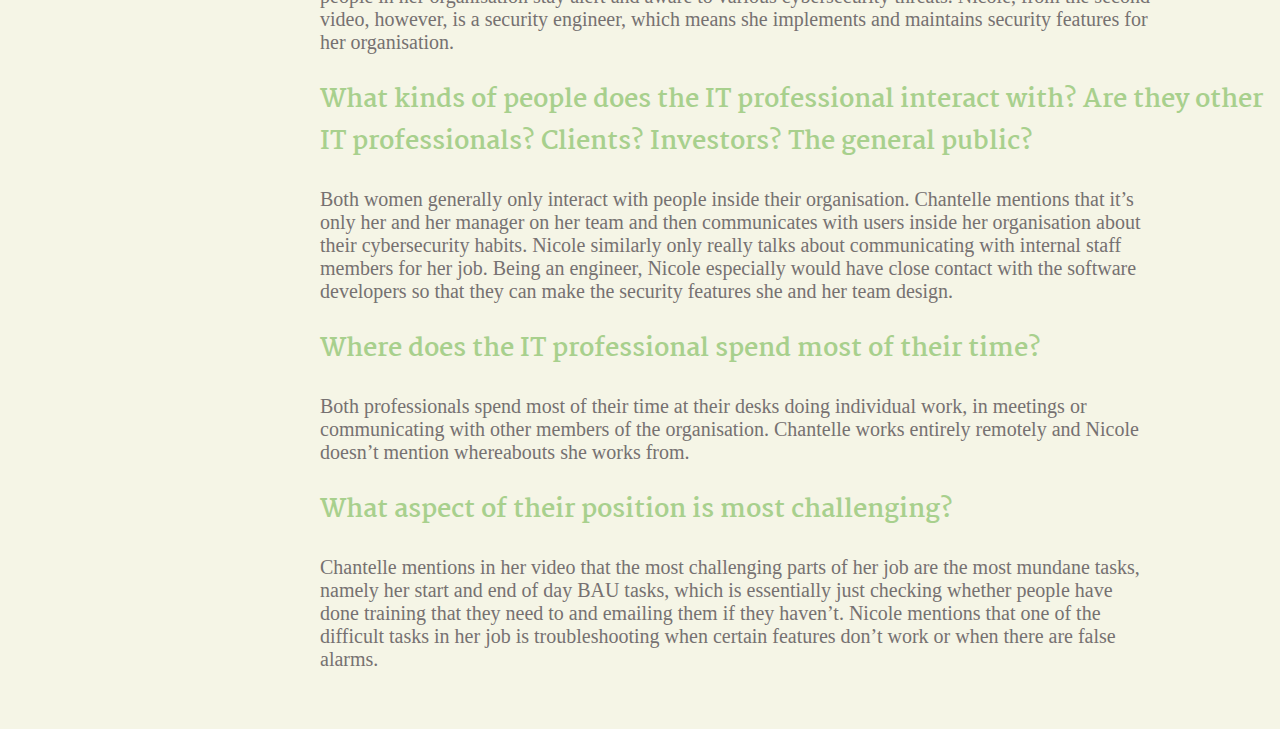
<file: ITWork.html>
<!DOCTYPE html>
<html>
    <head>
        <title>IT Work</title>
        <link rel="stylesheet" href="styles.css">
        <link rel="preconnect" href="https://fonts.googleapis.com">
        <link rel="preconnect" href="https://fonts.gstatic.com" crossorigin>
        <link href="https://fonts.googleapis.com/css2?family=Martel:wght@900&display=swap" rel="stylesheet">
        <link rel="icon" type="image/x-icon" href="logo.png">
    </head>
    <body>
    
    <div>
    <img src="logo.png">
    </div>

    <ul>
        <li><a href="./index.html">Our Team</a></li>
        <li><a href="./TeamProfile.html">Team Profile</a></li>
        <li><a href="./IdealJobs.html">Ideal Jobs</a></li>
        <li><a href="./IndustryData.html">Industry Data</a></li>
        <li><a class="active" href="./ITWork.html">IT Work</a></li>
        <li><a href="./ITTech1.html">IT Technologies</a></li>
        <li><a style="margin-left: 5%;" href="./ITTech1.html">Autonomous Vehicles</a></li>
        <li><a style="margin-left: 5%;" href="./ITTech2.html">Blockchain and Cryptocurrencies</a></li>
        <li><a style="margin-left: 5%;" href="./ITTech3.html">Robots</a></li>
        <li><a style="margin-left: 5%;" href="./ITTech4.html">Machine Learning</a></li>
        <li><a href="./ProjectIdea.html">Project Idea</a></li>
        <li><a href="./GroupReflection.html">Group Reflection</a></li>
        <li><a href="https://github.com/s3966082/IIT-Assignment-2" target="_blank">GitHub</a></li>
    </ul>

    <h1>IT Work</h1>

    <h2>Software Developer</h2>

    <h3>Videos:</h3>

    <p class="videos">
        <a href="https://www.youtube.com/watch?v=j1fc0FlCjyI" target="_blank" class="textlink">https://www.youtube.com/watch?v=j1fc0FlCjyI</a>
        <br>
        <a href="https://www.youtube.com/watch?v=Wc2keUXLQdE" target="_blank" class="textlink">https://www.youtube.com/watch?v=Wc2keUXLQdE</a>
    </p>

    <h3>What kind of work is done by the IT professional?</h3>

    <p>
        Both of the creators of these videos are software developers. Justin is a web developer and Kenny doesn’t mention what specific area of software development he is in but rather talks about his general experience in the software engineering field.
    </p>

   <h3>What kinds of people does the IT professional interact with? Are they other IT professionals? Clients? Investors? The general public?</h3>

    <p>Both creators, on a day-to-day basis, generally only interact with the other members of their development team, such as the product manager, designers, quality assurance and the other programmers on their team, but even these interactions are few throughout the day. According to them, most of their time is spent alone doing individual work.</p>

    <h3>Where does the IT professional spend most of their time?</h3>
    
    <p>Seemingly, they spend most of their time writing code, fixing bugs and testing other developers on their team’s codes, with a few meetings sprinkled in here and there. Justin works from home and as such spends his whole day at his desk at home coding and communicating with fellow programmers. Kenny describes that he spent a short amount of time in morning meetings with his team and then the rest at a desk coding.</p>

    <h3>What aspect of their position is most challenging?</h3>

    <p>Kenny makes it out like the most challenging aspect of his job was writing code to fix bugs, which he admits can get very dull and frustrating at times, only to have it torn to shreds by quality assurance team members as well as other programmers on his team. Justin doesn’t mention which aspects of his job might be difficult but he looked most stressed when a code he tried to run failed, so I can only assume that it might be this.</p>


    <h2>Tech product manager</h2>
    
    <h3>Videos:</h3>

    <p class="videos">
        <a href="https://www.youtube.com/watch?v=pCmh6XaMVxs" target="_blank" class="textlink">https://www.youtube.com/watch?v=pCmh6XaMVxs</a>
    <br>
        <a href="https://www.youtube.com/watch?v=ImVK8kHzZJM" target="_blank" class="textlink">https://www.youtube.com/watch?v=ImVK8kHzZJM</a>
    </p>

    <h3>What kind of work is done by the IT professional?</h3>

    <p>Tech product managers are responsible for ensuring IT projects run smoothly. They essentially are the communicators between developers and clients. They listen to clients and customers about what their wants and needs are and then communicate this to developers and designers so that they can effectively address them.</p>

    <h3>What kinds of people does the IT professional interact with? Are they other IT professionals? Clients? Investors? The general public?</h3>

    <p>In both of the videos, the product managers talk about and show themselves interacting with many different people during their day. These include the developers, designers, clients and other stakeholders.</p>

    <h3>Where does the IT professional spend most of their time?</h3>

    <p>The main task of the product managers’ jobs is to communicate with all the involved parties of an IT project and as such they spend most of their time in meetings and responding to messages, but also spend some time doing planning alone. Eve works from home and therefore does not have to spend any time in the office. Chloe’s video rather showcases the general roles of a tech product manager and so doesn’t show where she works much.</p>

    <h3>What aspect of their position is most challenging?</h3>

    <p>From these videos, it seems as though the planning is the most challenging part as there is so much to be done and so many different parties to coordinate with that it takes some very skillful time management to get it done.</p>

    <h2>Systems administrator</h2>

    <h3>Videos:</h3>
    
    <p class="videos">
        <a href="https://www.youtube.com/watch?v=KnMYjsCNEgw" target="_blank" class="textlink">https://www.youtube.com/watch?v=KnMYjsCNEgw</a>
        <br>
        <a href="https://www.youtube.com/watch?v=XiLX9xEI1DI" target="_blank" class="textlink">https://www.youtube.com/watch?v=XiLX9xEI1DI</a>
    </p>

    <h3>What kind of work is done by the IT professional?</h3>

    <p>These IT professionals are systems administrators, which is the people responsible for updating and maintaining large computer systems and networks. They deal with servers, networks, computer hardware and software, databases and much more. </p>

    <h3>What kinds of people does the IT professional interact with? Are they other IT professionals? Clients? Investors? The general public?</h3>

    <p>Both videos talk about and show that while this job does require a lot of individual work, systems administrators also have to interact with many people throughout their day. Both Henok and Christoph talk about having to respond to tickets made by users in their organisations, and while Henok doesn’t show it in his video, Christoph mentions that he has to attend many meetings throughout his day to stay up to date with everything happening in the system.</p>

    <h3>Where does the IT professional spend most of their time?</h3>

    <p>They both spend most of their time at their desk doing individual work, however the actual work they do varies from day to day as the job is so varied. Henok works from home everyday while Christoph didn’t mention what kind of setting he worked in.</p>

    <h3>What aspect of their position is most challenging?</h3>

    <p>It seems as though the most challenging aspect of their job is balancing and prioritising different tasks. Being systems administrator, many different queries get brought up to them each day and so obviously trying to get all them done and priortise them correctly is important.</p>

    <h2>IT Support</h2>

    <h3>Videos:</h3>

    <p class="videos">
        <a href="https://www.youtube.com/watch?v=THFz4DC1Ac8" target="_blank" class="textlink">https://www.youtube.com/watch?v=THFz4DC1Ac8</a>
        <br>
        <a href="https://www.youtube.com/watch?v=RYdmWa-i7Gs" target="_blank" class="textlink">https://www.youtube.com/watch?v=RYdmWa-i7Gs</a>
    </p>

    <h3>What kind of work is done by the IT professional?</h3>

    <p>Both of these IT professionals are IT Support Technicians. Essentially, their job is to provide any IT help needed to users in their organisation. This is generally done through a ticketing system as showcased in both videos. They also maintain software and hardware and ensure everything IT-related stays up to date. For example, the second video showcases replacing users’ computers which have become slow.</p>

    <h3>What kinds of people does the IT professional interact with? Are they other IT professionals? Clients? Investors? The general public?</h3>

    <p>IT support technicians will generally interact mainly with the users in their organisation as most of their job is fixing IT issues with this organisation. However, as shown in the second video, they do also have to interact with people outside of their organisation sometimes, such as computer hardware suppliers.</p>

    <h3>Where does the IT professional spend most of their time?</h3>

    <p>Both videos show the IT professionals spending most of their time at their desks, but of course they also spend some of their time physically interacting with coworkers and have to go to users’ desks to fix some technical issues. Chris, in the first video, also mentions that he can work either from the office or from home, and often times has to work at home if they are planning after-hours maintenance.</p>

    <h3>What aspect of their position is most challenging?</h3>

    <p>Neither video touches on the difficult aspects of this job very much, but based on what I saw, it seems that diagnosing and debugging tickets is an aspect which sometimes requires a bit of extra work and thinking.</p>

    <h2>Cyber-security</h2>

    <h3>Videos:</h3>

    <p class="videos">
        <a href="https://www.youtube.com/watch?v=clv4lwFPFTI" target="_blank" class="textlink">https://www.youtube.com/watch?v=clv4lwFPFTI</a>
        <br>
        <a href="https://www.youtube.com/watch?v=nMbGkiWPXpw" target="_blank" class="textlink">https://www.youtube.com/watch?v=nMbGkiWPXpw</a>
    </p>

    <h3>What kind of work is done by the IT professional?</h3>

    <p>While both creators work in cybersecurity, each of them works in a different field. Chantelle, the woman in the first video, works in cybersecurity awareness and as such her job is to make sure that the people in her organisation stay alert and aware to various cybersecurity threats. Nicole, from the second video, however, is a security engineer, which means she implements and maintains security features for her organisation.</p>

    <h3>What kinds of people does the IT professional interact with? Are they other IT professionals? Clients? Investors? The general public?</h3>

    <p>Both women generally only interact with people inside their organisation. Chantelle mentions that it’s only her and her manager on her team and then communicates with users inside her organisation about their cybersecurity habits. Nicole similarly only really talks about communicating with internal staff members for her job. Being an engineer, Nicole especially would have close contact with the software developers so that they can make the security features she and her team design.</p>

    <h3>Where does the IT professional spend most of their time?</h3>

    <p>Both professionals spend most of their time at their desks doing individual work, in meetings or communicating with other members of the organisation. Chantelle works entirely remotely and Nicole doesn’t mention whereabouts she works from.</p>

    <h3>What aspect of their position is most challenging?</h3>

    <p class="lastparagraph">Chantelle mentions in her video that the most challenging parts of her job are the most mundane tasks, namely her start and end of day BAU tasks, which is essentially just checking whether people have done training that they need to and emailing them if they haven’t. Nicole mentions that one of the difficult tasks in her job is troubleshooting when certain features don’t work or when there are false alarms.</p>


</body>
</html>
</file>
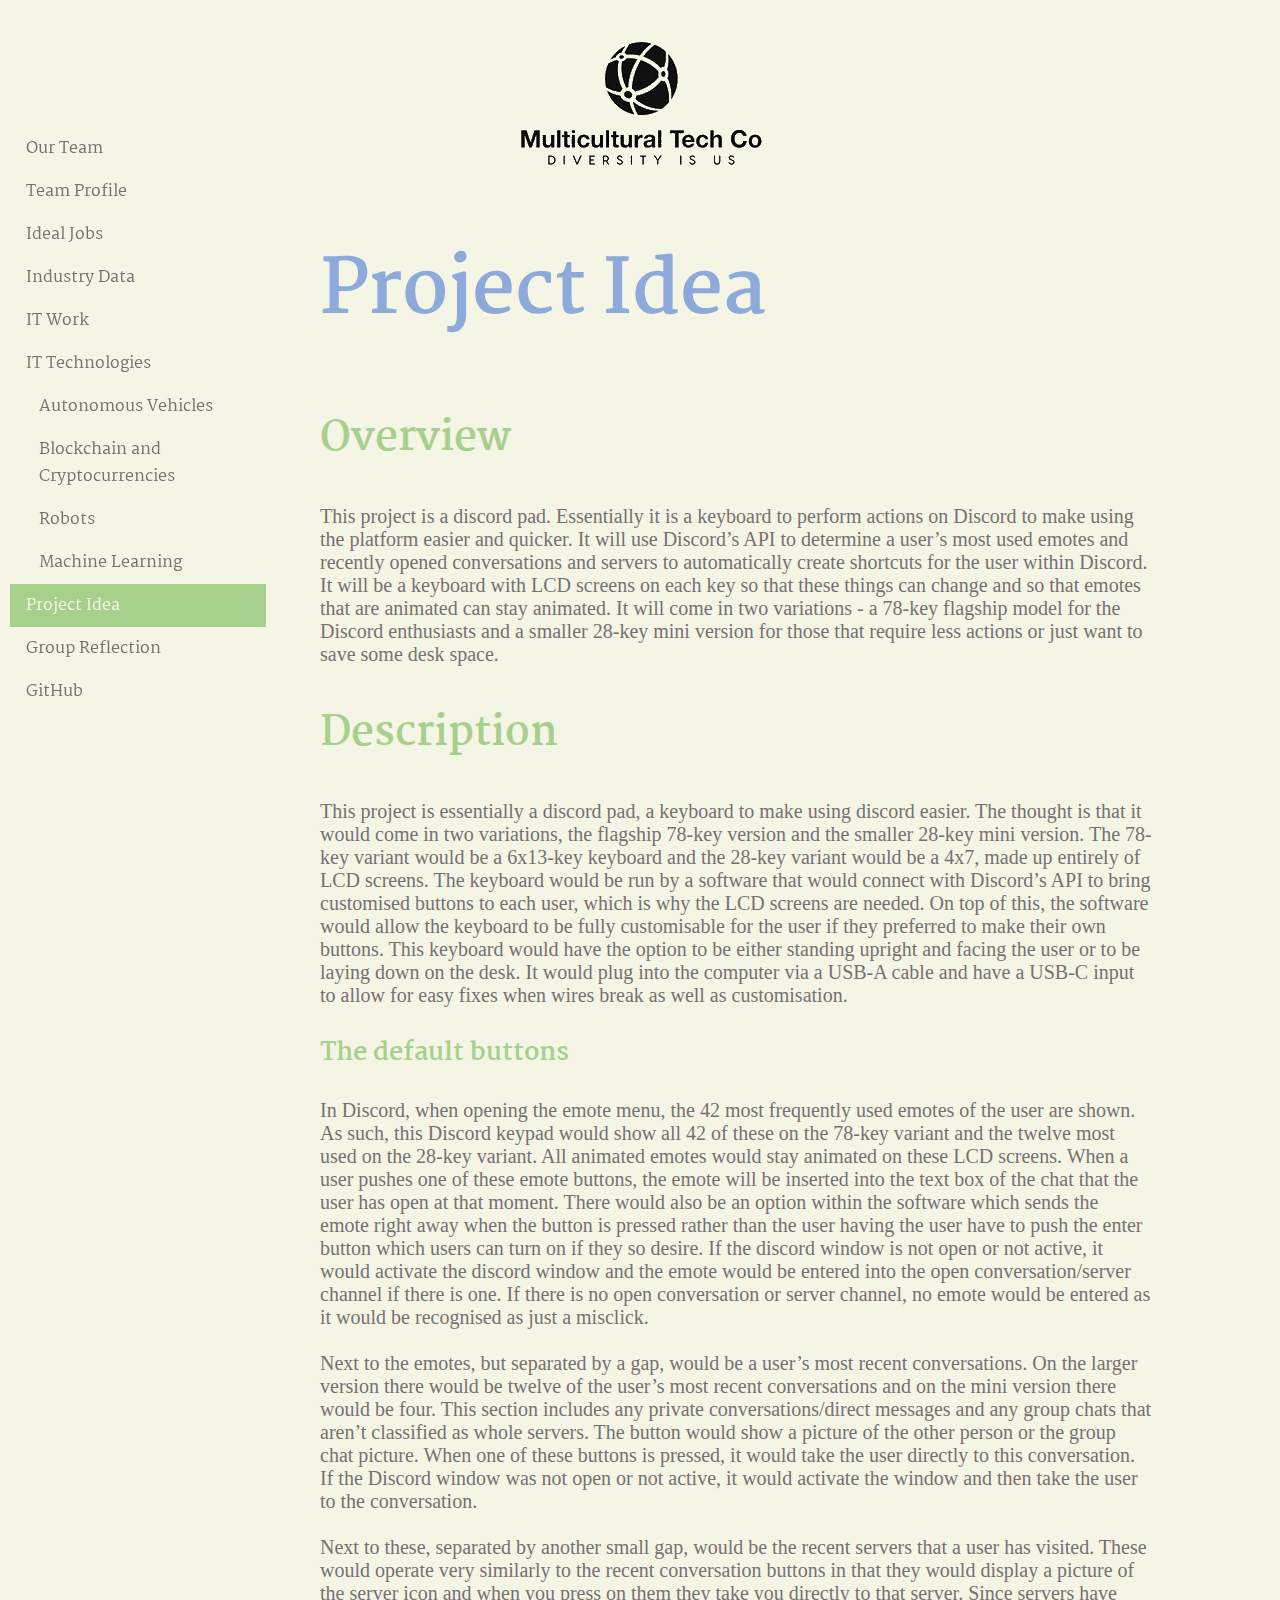
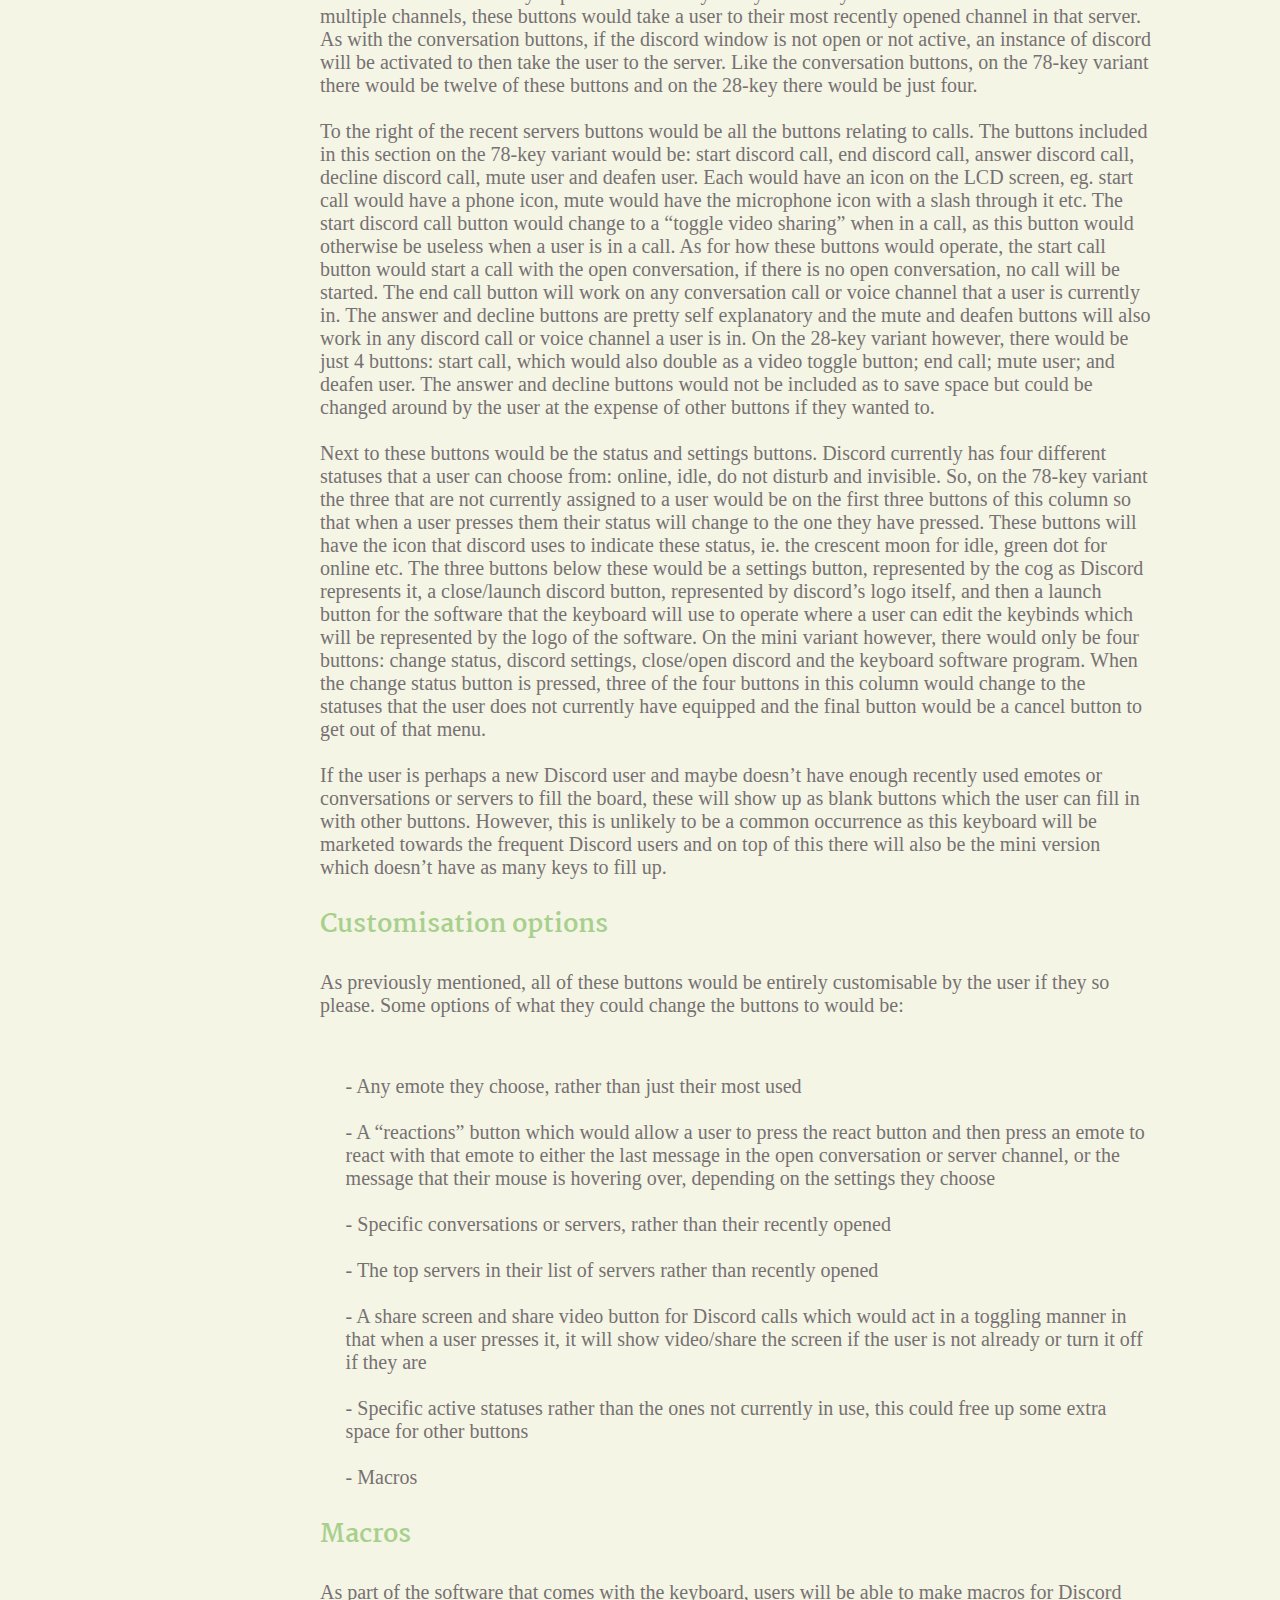
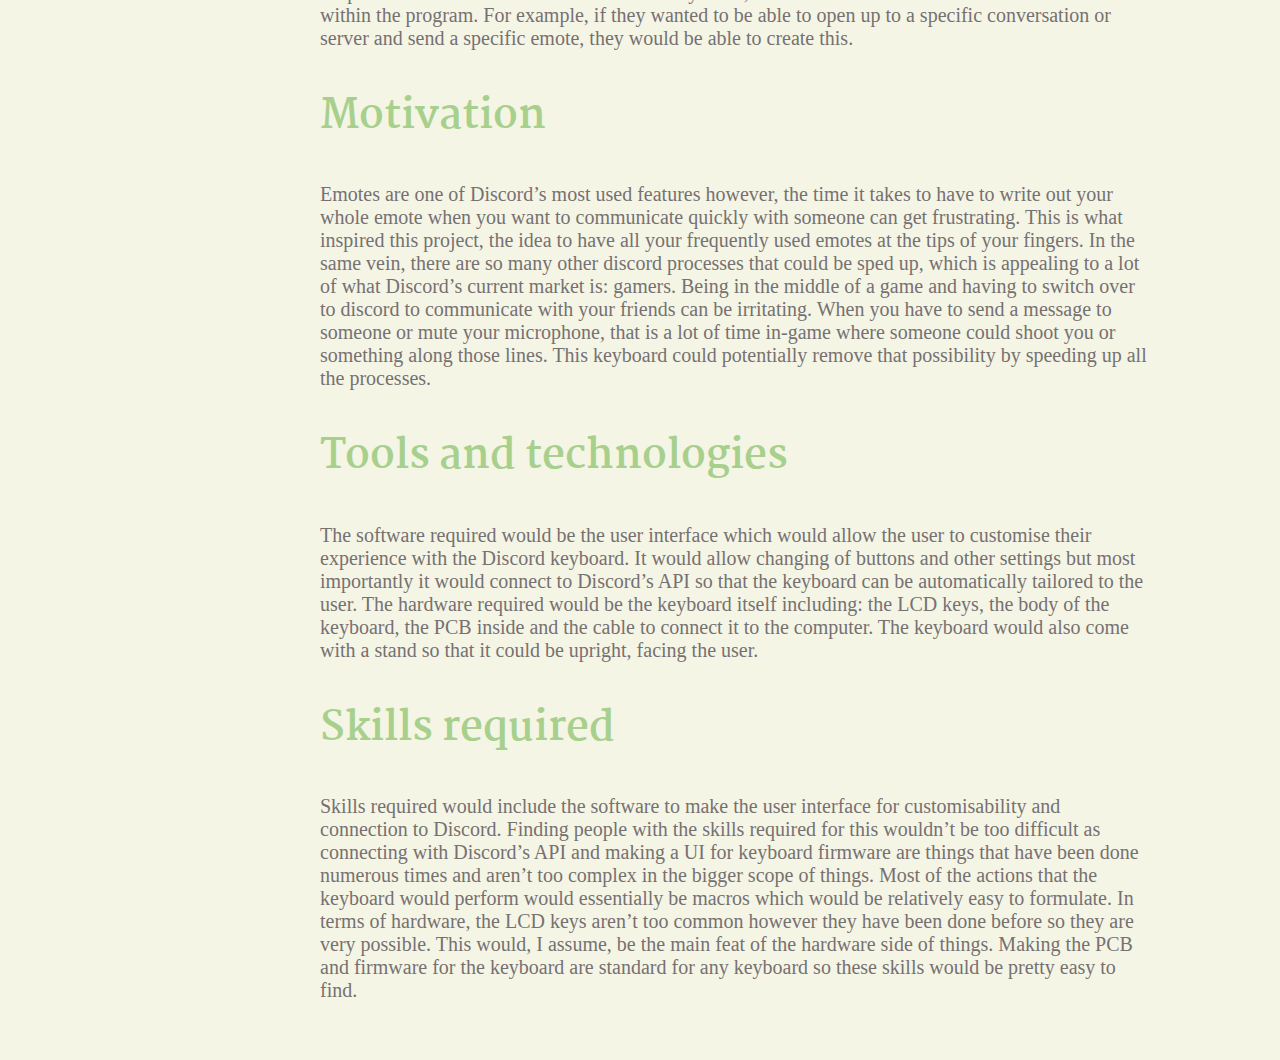
<file: ProjectIdea.html>
<!DOCTYPE html>
<html>
    <head>
        <title>Project Idea</title>
        <link rel="stylesheet" href="styles.css">
        <link rel="preconnect" href="https://fonts.googleapis.com">
        <link rel="preconnect" href="https://fonts.gstatic.com" crossorigin>
        <link href="https://fonts.googleapis.com/css2?family=Martel:wght@900&display=swap" rel="stylesheet">
        <link rel="icon" type="image/x-icon" href="logo.png">
    </head>
    <body>
    
        <div>
            <img src="logo.png">
        </div>

    <ul> <!--NAVIGATION BAR-->
        <li><a href="./index.html">Our Team</a></li>
        <li><a href="./TeamProfile.html">Team Profile</a></li>
        <li><a href="./IdealJobs.html">Ideal Jobs</a></li>
        <li><a href="./IndustryData.html">Industry Data</a></li>
        <li><a href="./ITWork.html">IT Work</a></li>
        <li><a href="./ITTech1.html">IT Technologies</a></li>
        <li><a style="margin-left: 5%;" href="./ITTech1.html">Autonomous Vehicles</a></li>
        <li><a style="margin-left: 5%;" href="./ITTech2.html">Blockchain and Cryptocurrencies</a></li>
        <li><a style="margin-left: 5%;" href="./ITTech3.html">Robots</a></li>
        <li><a style="margin-left: 5%;" href="./ITTech4.html">Machine Learning</a></li>
        <li><a class="active" href="./ProjectIdea.html">Project Idea</a></li>
        <li><a href="./GroupReflection.html">Group Reflection</a></li>
        <li><a href="https://github.com/s3966082/IIT-Assignment-2" target="_blank">GitHub</a></li>
      </ul>

    <h1>Project Idea</h1>

    <h2>
        Overview
    </h2>

    <p>
        This project is a discord pad. Essentially it is a keyboard to perform actions on Discord to make using the platform easier and quicker. It will use Discord’s API to determine a user’s most used emotes and recently opened conversations and servers to automatically create shortcuts for the user within Discord. It will be a keyboard with LCD screens on each key so that these things can change and so that emotes that are animated can stay animated. It will come in two variations - a 78-key flagship model for the Discord enthusiasts and a smaller 28-key mini version for those that require less actions or just want to save some desk space.
    </p>

    <h2>Description</h2>

    <p>
        This project is essentially a discord pad, a keyboard to make using discord easier. The thought is that it would come in two variations, the flagship 78-key version and the smaller 28-key mini version. The 78-key variant would be a 6x13-key keyboard and the 28-key variant would be a 4x7, made up entirely of LCD screens. The keyboard would be run by a software that would connect with Discord’s API to bring customised buttons to each user, which is why the LCD screens are needed. On top of this, the software would allow the keyboard to be fully customisable for the user if they preferred to make their own buttons. This keyboard would have the option to be either standing upright and facing the user or to be laying down on the desk. It would plug into the computer via a USB-A cable and have a USB-C input to allow for easy fixes when wires break as well as customisation.
    </p>

    <h3>The default buttons</h3>

    <p>
        In Discord, when opening the emote menu, the 42 most frequently used emotes of the user are shown. As such, this Discord keypad would show all 42 of these on the 78-key variant and the twelve most used on the 28-key variant. All animated emotes would stay animated on these LCD screens. When a user pushes one of these emote buttons, the emote will be inserted into the text box of the chat that the user has open at that moment. There would also be an option within the software which sends the emote right away when the button is pressed rather than the user having the user have to push the enter button which users can turn on if they so desire. If the discord window is not open or not active, it would activate the discord window and the emote would be entered into the open conversation/server channel if there is one. If there is no open conversation or server channel, no emote would be entered as it would be recognised as just a misclick.
        <br>
        <br>
        Next to the emotes, but separated by a gap, would be a user’s most recent conversations. On the larger version there would be twelve of the user’s most recent conversations and on the mini version there would be four. This section includes any private conversations/direct messages and any group chats that aren’t classified as whole servers. The button would show a picture of the other person or the group chat picture. When one of these buttons is pressed, it would take the user directly to this conversation. If the Discord window was not open or not active, it would activate the window and then take the user to the conversation.
        <br>
        <br>
        Next to these, separated by another small gap, would be the recent servers that a user has visited. These would operate very similarly to the recent conversation buttons in that they would display a picture of the server icon and when you press on them they take you directly to that server. Since servers have multiple channels, these buttons would take a user to their most recently opened channel in that server. As with the conversation buttons, if the discord window is not open or not active, an instance of discord will be activated to then take the user to the server. Like the conversation buttons, on the 78-key variant there would be twelve of these buttons and on the 28-key there would be just four.
        <br>
        <br>
        To the right of the recent servers buttons would be all the buttons relating to calls. The buttons included in this section on the 78-key variant would be: start discord call, end discord call, answer discord call, decline discord call, mute user and deafen user. Each would have an icon on the LCD screen, eg. start call would have a phone icon, mute would have the microphone icon with a slash through it etc. The start discord call button would change to a “toggle video sharing” when in a call, as this button would otherwise be useless when a user is in a call. As for how these buttons would operate, the start call button would start a call with the open conversation, if there is no open conversation, no call will be started. The end call button will work on any conversation call or voice channel that a user is currently in. The answer and decline buttons are pretty self explanatory and the mute and deafen buttons will also work in any discord call or voice channel a user is in. On the 28-key variant however, there would be just 4 buttons: start call, which would also double as a video toggle button; end call; mute user; and deafen user. The answer and decline buttons would not be included as to save space but could be changed around by the user at the expense of other buttons if they wanted to.
        <br>
        <br>
        Next to these buttons would be the status and settings buttons. Discord currently has four different statuses that a user can choose from: online, idle, do not disturb and invisible. So, on the 78-key variant the three that are not currently assigned to a user would be on the first three buttons of this column so that when a user presses them their status will change to the one they have pressed. These buttons will have the icon that discord uses to indicate these status, ie. the crescent moon for idle, green dot for online etc. The three buttons below these would be a settings button, represented by the cog as Discord represents it, a close/launch discord button, represented by discord’s logo itself, and then a launch button for the software that the keyboard will use to operate where a user can edit the keybinds which will be represented by the logo of the software. On the mini variant however, there would only be four buttons: change status, discord settings, close/open discord and the keyboard software program. When the change status button is pressed, three of the four buttons in this column would change to the statuses that the user does not currently have equipped and the final button would be a cancel button to get out of that menu.
        <br>
        <br>
        If the user is perhaps a new Discord user and maybe doesn’t have enough recently used emotes or conversations or servers to fill the board, these will show up as blank buttons which the user can fill in with other buttons. However, this is unlikely to be a common occurrence as this keyboard will be marketed towards the frequent Discord users and on top of this there will also be the mini version which doesn’t have as many keys to fill up.

    </p>

    <h3>Customisation options</h3>

    <p>
        As previously mentioned, all of these buttons would be entirely customisable by the user if they so please. Some options of what they could change the buttons to would be: 
    </p>
    <br>
    <p class="indent">
        - Any emote they choose, rather than just their most used
        <br>
        <br>
        - A “reactions” button which would allow a user to press the react button and then press an emote to react with that emote to either the last message in the open conversation or server channel, or the message that their mouse is hovering over, depending on the settings they choose
        <br>
        <br>
        - Specific conversations or servers, rather than their recently opened
        <br>
        <br>
        - The top servers in their list of servers rather than recently opened
        <br>
        <br>
        - A share screen and share video button for Discord calls which would act in a toggling manner in that when a user presses it, it will show video/share the screen if the user is not already or turn it off if they are
        <br>
        <br>
        - Specific active statuses rather than the ones not currently in use, this could free up some extra space for other buttons
        <br>
        <br>
        - Macros
    </p>

    <h3>Macros</h3>

    <p>
        As part of the software that comes with the keyboard, users will be able to make macros for Discord within the program. For example, if they wanted to be able to open up to a specific conversation or server and send a specific emote, they would be able to create this.
    </p>

    <h2>Motivation</h2>

    <p>
        Emotes are one of Discord’s most used features however, the time it takes to have to write out your whole emote when you want to communicate quickly with someone can get frustrating. This is what inspired this project, the idea to have all your frequently used emotes at the tips of your fingers. In the same vein, there are so many other discord processes that could be sped up, which is appealing to a lot of what Discord’s current market is: gamers. Being in the middle of a game and having to switch over to discord to communicate with your friends can be irritating. When you have to send a message to someone or mute your microphone, that is a lot of time in-game where someone could shoot you or something along those lines. This keyboard could potentially remove that possibility by speeding up all the processes.
    </p>

    <h2>Tools and technologies</h2>

    <p>
        The software required would be the user interface which would allow the user to customise their experience with the Discord keyboard. It would allow changing of buttons and other settings but most importantly it would connect to Discord’s API so that the keyboard can be automatically tailored to the user. The hardware required would be the keyboard itself including: the LCD keys, the body of the keyboard, the PCB inside and the cable to connect it to the computer. The keyboard would also come with a stand so that it could be upright, facing the user. 
    </p>

    <h2>
        Skills required
    </h2>

    <p class="lastparagraph">
        Skills required would include the software to make the user interface for customisability and connection to Discord. Finding people with the skills required for this wouldn’t be too difficult as connecting with Discord’s API and making a UI for keyboard firmware are things that have been done numerous times and aren’t too complex in the bigger scope of things. Most of the actions that the keyboard would perform would essentially be macros which would be relatively easy to formulate. In terms of hardware, the LCD keys aren’t too common however they have been done before so they are very possible. This would, I assume, be the main feat of the hardware side of things. Making the PCB and firmware for the keyboard are standard for any keyboard so these skills would be pretty easy to find.
    </p>

</body>
</html>
</file>
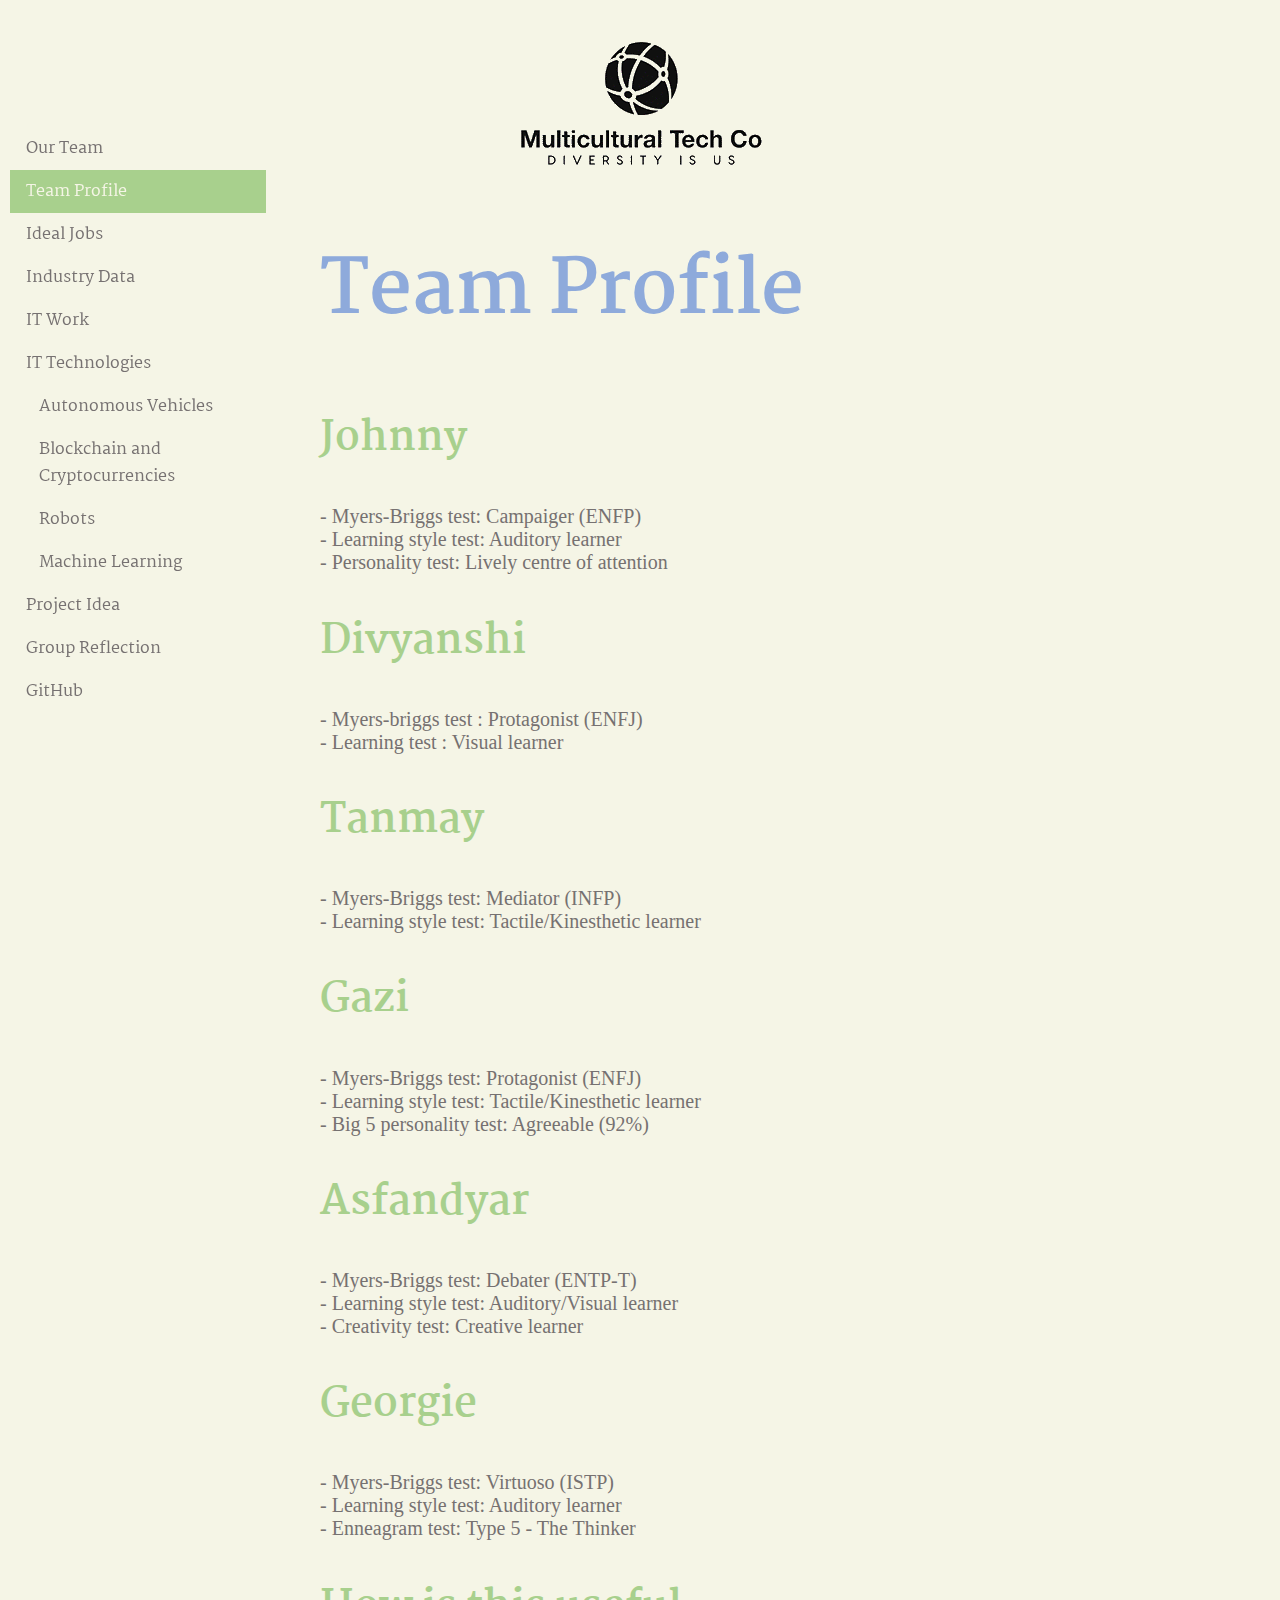
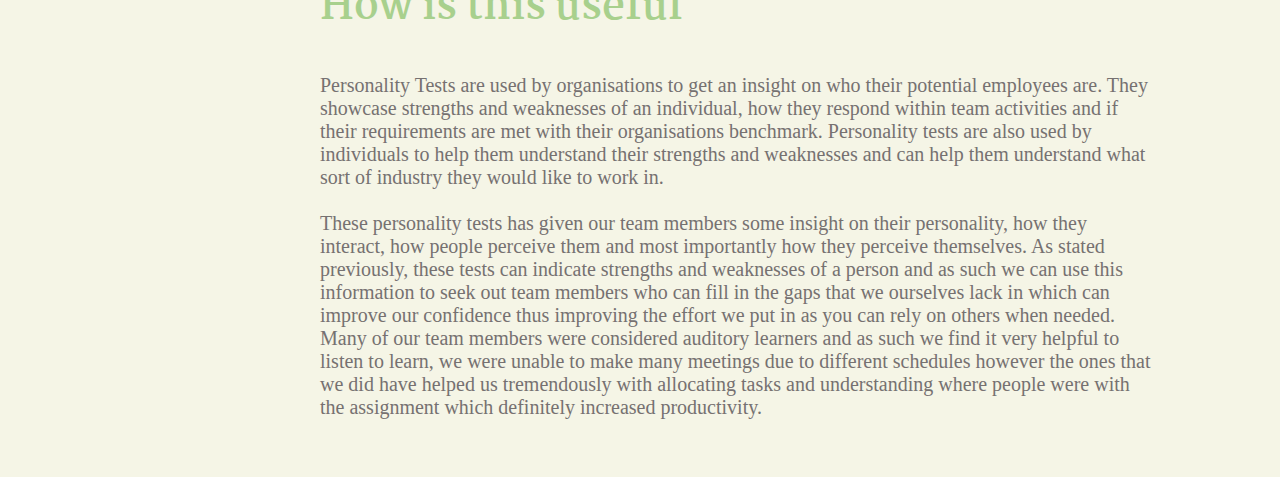
<file: TeamProfile.html>
<!DOCTYPE html>
<html>
    <head>
        <title>Team Profile</title>
        <link rel="stylesheet" href="styles.css">
        <link rel="preconnect" href="https://fonts.googleapis.com">
        <link rel="preconnect" href="https://fonts.gstatic.com" crossorigin>
        <link href="https://fonts.googleapis.com/css2?family=Martel:wght@900&display=swap" rel="stylesheet">
        <link rel="icon" type="image/x-icon" href="logo.png">
    </head>
    <body>

        <div>
            <img src="logo.png">
        </div>

    <ul> <!--NAVIGATION BAR-->
        <li><a href="./index.html">Our Team</a></li>
        <li><a class="active" href="./TeamProfile.html">Team Profile</a></li>
        <li><a href="./IdealJobs.html">Ideal Jobs</a></li>
        <li><a href="./IndustryData.html">Industry Data</a></li>
        <li><a href="./ITWork.html">IT Work</a></li>
        <li><a href="./ITTech1.html">IT Technologies</a></li>
        <li><a style="margin-left: 5%;" href="./ITTech1.html">Autonomous Vehicles</a></li>
        <li><a style="margin-left: 5%;" href="./ITTech2.html">Blockchain and Cryptocurrencies</a></li>
        <li><a style="margin-left: 5%;" href="./ITTech3.html">Robots</a></li>
        <li><a style="margin-left: 5%;" href="./ITTech4.html">Machine Learning</a></li>
        <li><a href="./ProjectIdea.html">Project Idea</a></li>
        <li><a href="./GroupReflection.html">Group Reflection</a></li>
        <li><a href="https://github.com/s3966082/IIT-Assignment-2" target="_blank">GitHub</a></li>
    </ul>

    <h1>Team Profile</h1>

    <h2>
        Johnny
    </h2>

    <p>
        - Myers-Briggs test: Campaiger (ENFP)
        <br>
        - Learning style test: Auditory learner
        <br>
        - Personality test: Lively centre of attention
    </p>

    <h2>
        Divyanshi
    </h2>

    <p>
        - Myers-briggs test : Protagonist (ENFJ)
        <br>
        - Learning test : Visual learner

    </p>

    <h2>
        Tanmay
    </h2>

    <p>
        - Myers-Briggs test: Mediator (INFP)
        <br>
        - Learning style test: Tactile/Kinesthetic learner
    </p>

    <h2>
        Gazi
    </h2>

    <p>
        - Myers-Briggs test: Protagonist (ENFJ)
        <br>
        - Learning style test: Tactile/Kinesthetic learner
        <br>
        - Big 5 personality test: Agreeable (92%)
    </p>

    <h2>
        Asfandyar
    </h2>

    <p>
        - Myers-Briggs test: Debater (ENTP-T)
        <br>
        - Learning style test: Auditory/Visual learner
        <br>
        - Creativity test: Creative learner
    </p>

    <h2>
        Georgie
    </h2>

    <p>
        - Myers-Briggs test: Virtuoso (ISTP)
        <br>
        - Learning style test: Auditory learner
        <br>
        - Enneagram test: Type 5 - The Thinker
    </p>

    <h2>How is this useful</h2>
    
    <p class="lastparagraph">
        Personality Tests are used by organisations to get an insight on who their potential employees are. They showcase strengths and weaknesses of an individual, how they respond within team activities and if their requirements are met with their organisations benchmark. Personality tests are also used by individuals to help them understand their strengths and weaknesses and can help them understand what sort of industry they would like to work in.
        <br>
        <br>
        These personality tests has given our team members some insight on their personality, how they interact, how people perceive them and most importantly how they perceive themselves. As stated previously, these tests can indicate strengths and weaknesses of a person and as such we can use this information to seek out team members who can fill in the gaps that we ourselves lack in which can improve our confidence thus improving the effort we put in as you can rely on others when needed. Many of our team members were considered auditory learners and as such we find it very helpful to listen to learn, we were unable to make many meetings due to different schedules however the ones that we did have helped us tremendously with allocating tasks and understanding where people were with the assignment which definitely increased productivity. 
    </p>

</body>
</html>
</file>
<file: styles.css>
body {
    background-color: #f5f5e6;
    margin: 0;
}

/* navigation bar */
ul {
    list-style-type: none;
    margin-top: -8%;
    padding: 10px;
    width: 20%;
    position: fixed;
    height: 100%;
    overflow: auto;
    font-size: 100%;
    font-family: 'Martel', serif;
  }
  
  li a {
    display: block;
    color: #767171;
    padding: 8px 16px;
    text-decoration: none;
  }
  
  li a.active {
    background-color: #A8D08D;
    color: #f5f5e6;
  }
  
  li a:hover:not(.active) {
    background-color: #555;
    color: #f5f5e6;
  }

/*headings*/
h1{
    color:  #8EAADB;
    font-size: 75px;
    font-family: 'Martel', serif;
    margin-left: 25%;
    margin-top: 10px;
    padding-bottom: 0%;
}

h2{
    color: #A8D08D;
    font-size: 40px;
    font-family: 'Martel', serif;
    margin-left: 25%;
}

h3{
    color: #A8D08D;
    font-size: 25px;
    font-family: 'Martel', serif;
    margin-left: 25%;
}

h6{
    color: #bdb7b7;
    font-size: smaller;
    font-family: 'Martel', serif;
    margin-left: 25%;
    margin-top: -60px;
}

/*header*/
header{
    font-size: 30px;
    color: #E7E6E6;
    font-family: 'Martel', serif;
    text-align: center;
    padding: -20%;
}

.header-image{
    display: block;
    margin-left: auto;
    margin-right: auto;
    width: 50%;
}

div{
    text-align: center;
}

/*footer*/
footer{
    font-family:'Martel', serif;
    font-size: 15px;
    margin-left: 25%;
    color: #767171;
    padding-bottom: 5%;
    padding-top: 1%;
}

.githublink{
    height: 100px;
}

/*paragraphs*/
p{
    margin-left: 25%;
    margin-right: 10%;
    font-size: 20px;
    color: #767171;
    font-family: Georgia, 'Times New Roman', Times, serif;
}

p.lastparagraph{
    padding-bottom: 3%;
}

p.videos{
    margin-left: 28%;
}

p.indent{
    margin-left: 27%;
}

/*links*/
a.headinglink:link{
   color: #A8D08D;
}
a.headinglink:visited{
   color: #A8D08D;
}
a.headinglink:hover{
   color: #A8D08D;
}
a.headinglink:active{
   color: #A8D08D;
}

a.footerlink:link{
    color: lightslategray;
}
a.footerlink:visited{
   color: lightslategray;
}
a.footerlink:hover{
   color: lightslategray;
}
a.footerlink:active{
   color: lightslategray;
}

a.textlinklink{
    color: #767171;
}
a.textlink:visited{
   color: #767171;
}
a.textlink:hover{
   color: #767171;
}
a.textlink:active{
   color: #767171;
}
</file>
